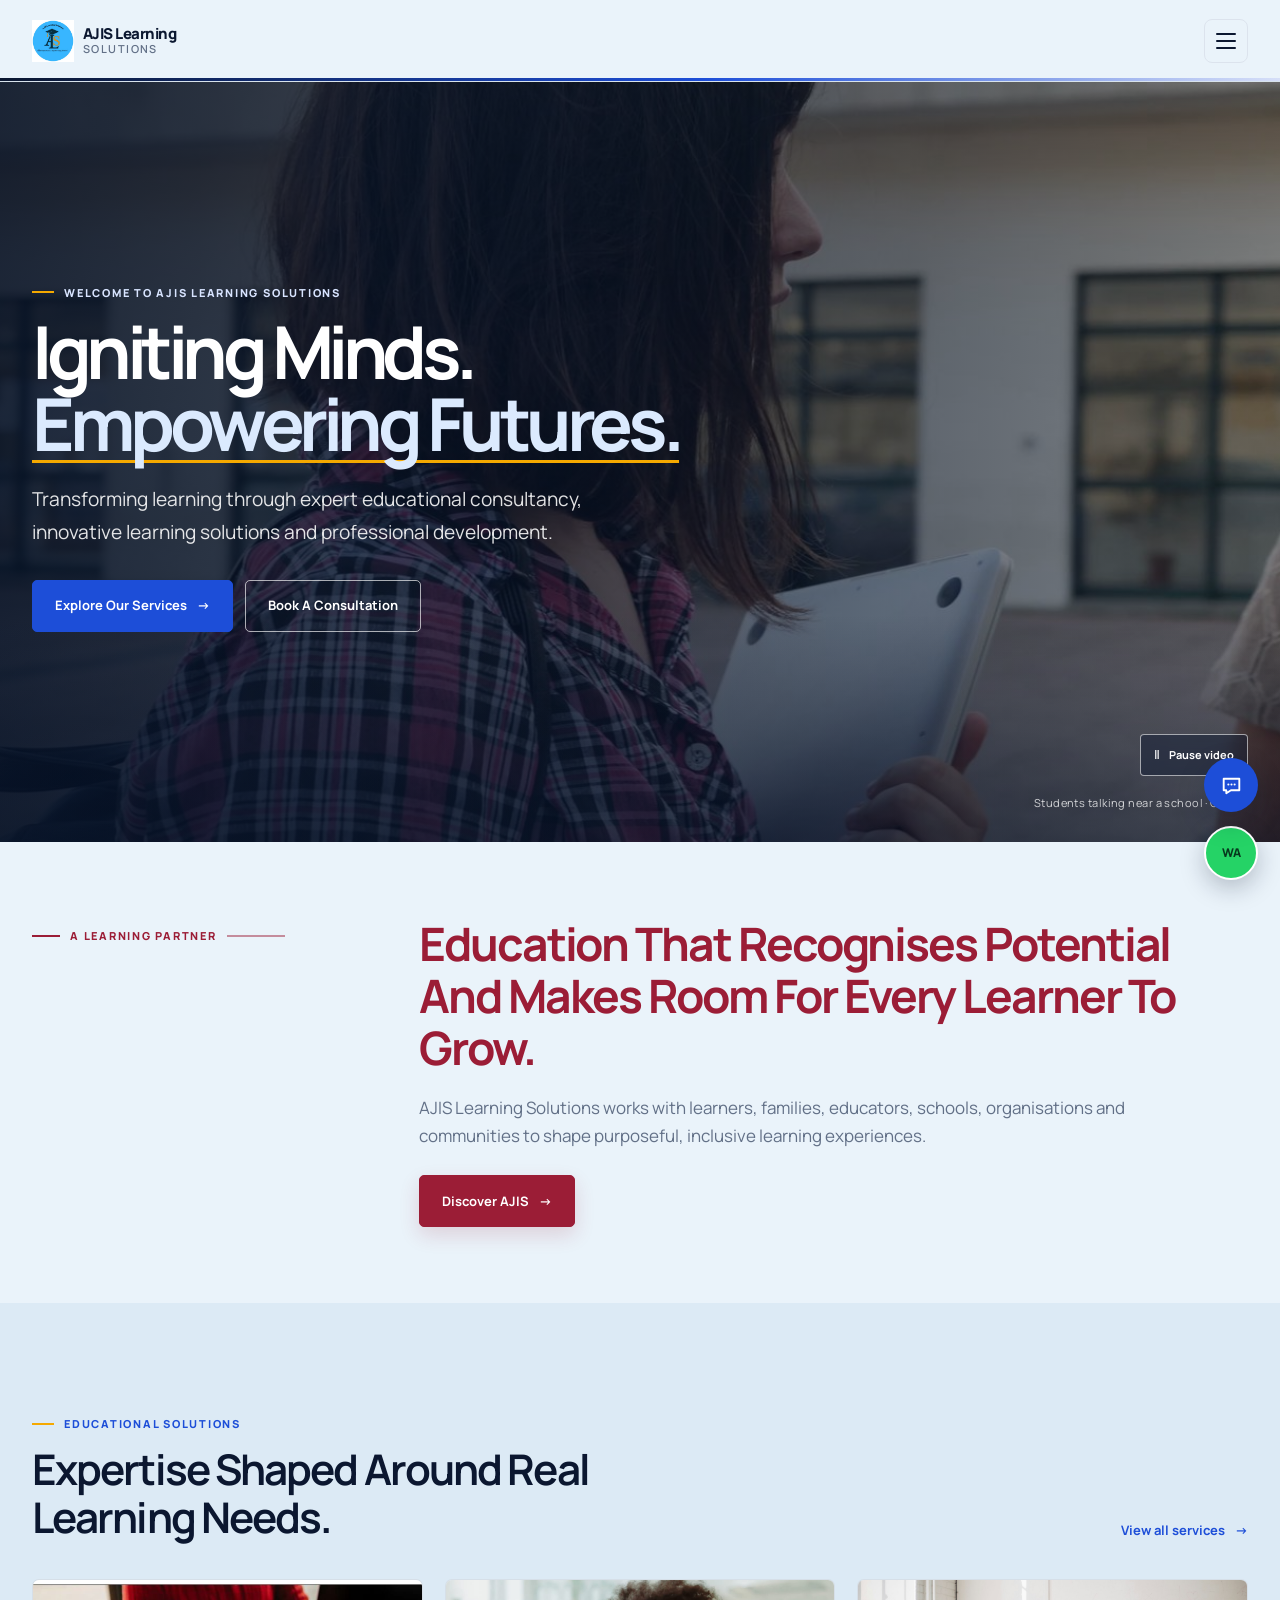
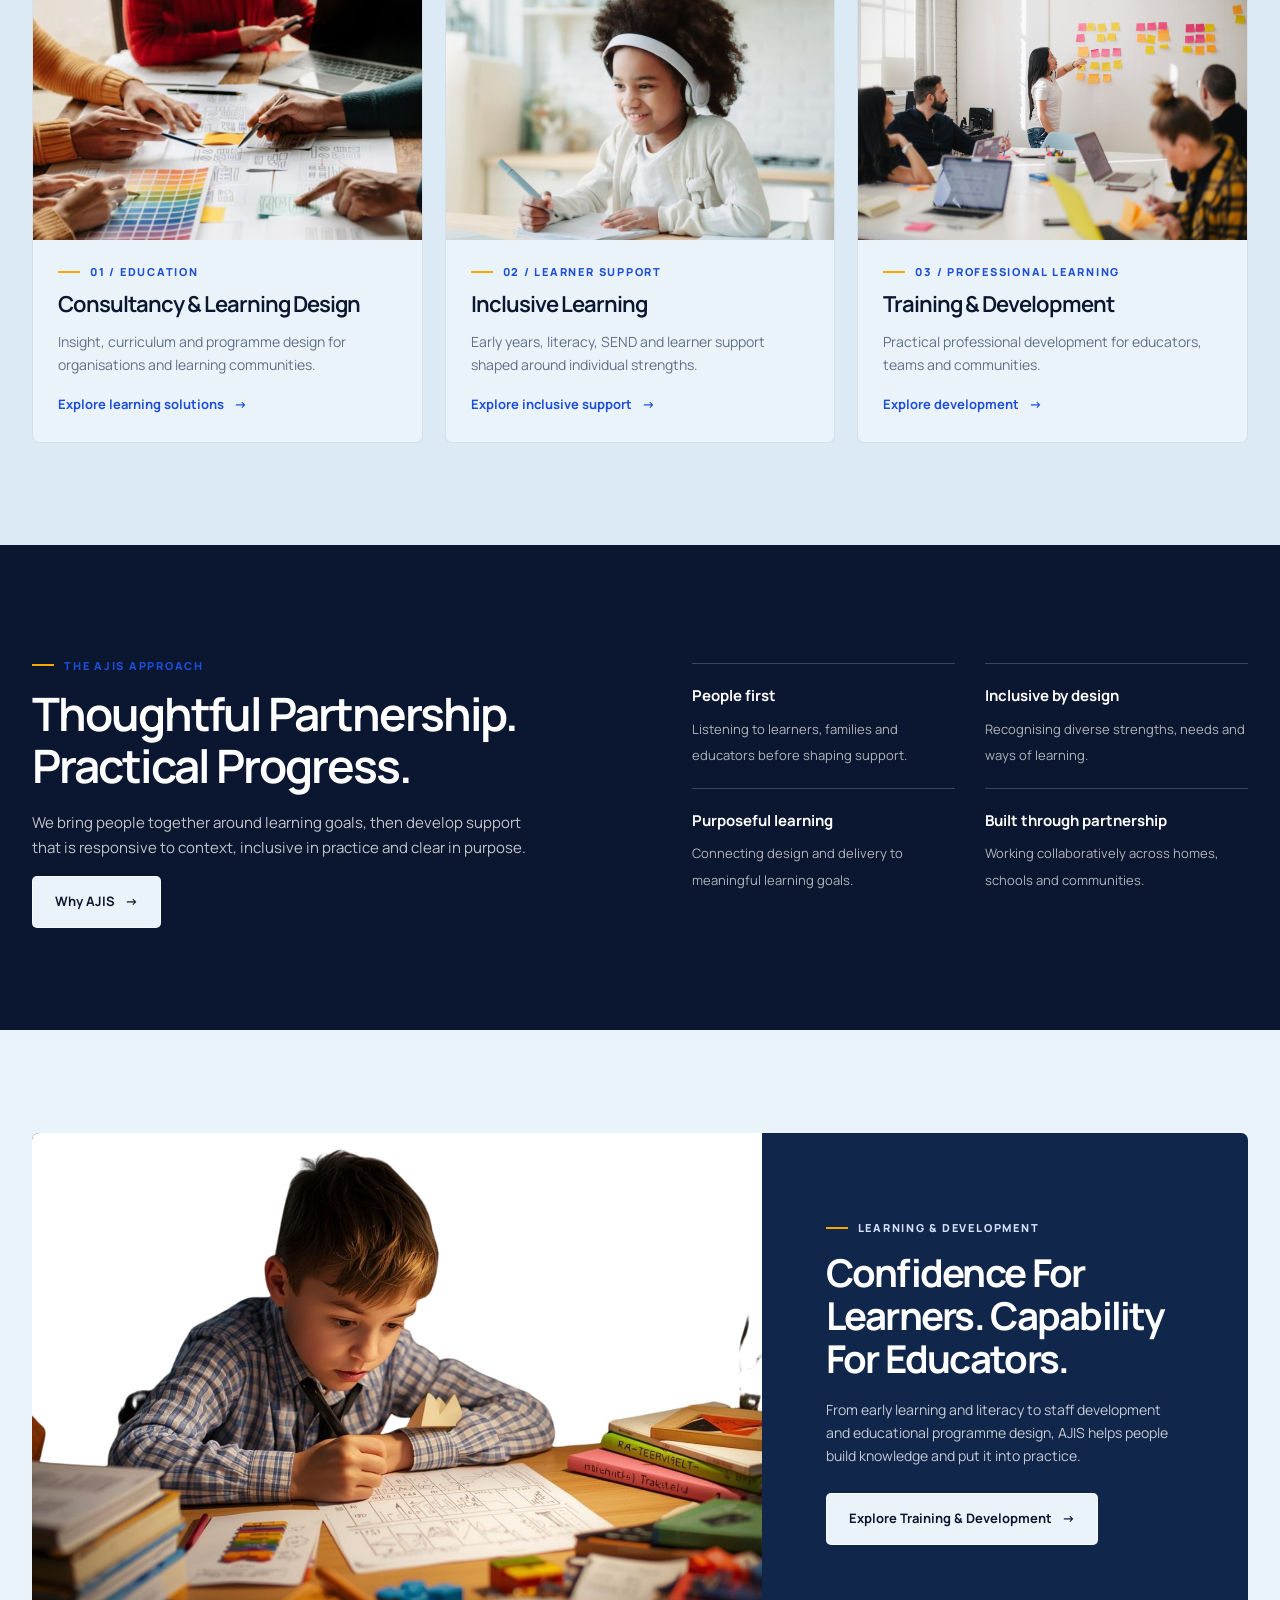
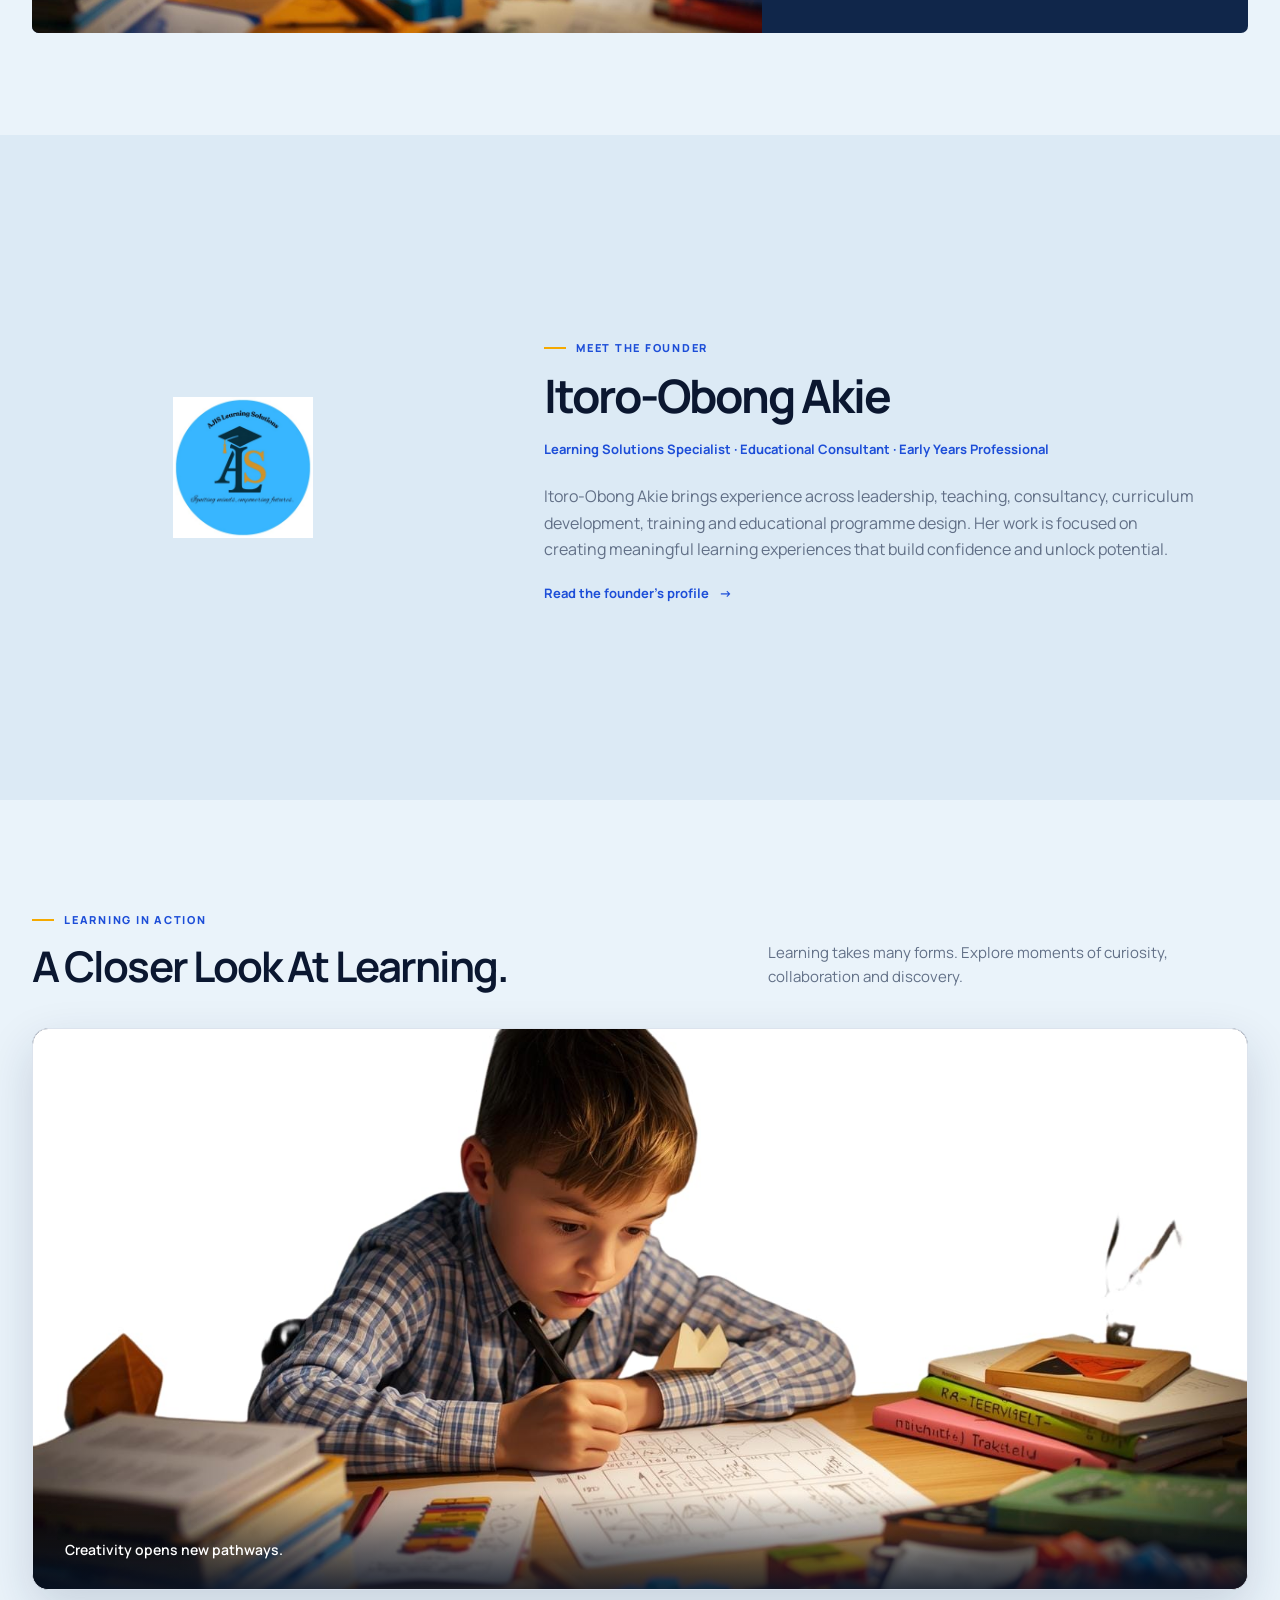
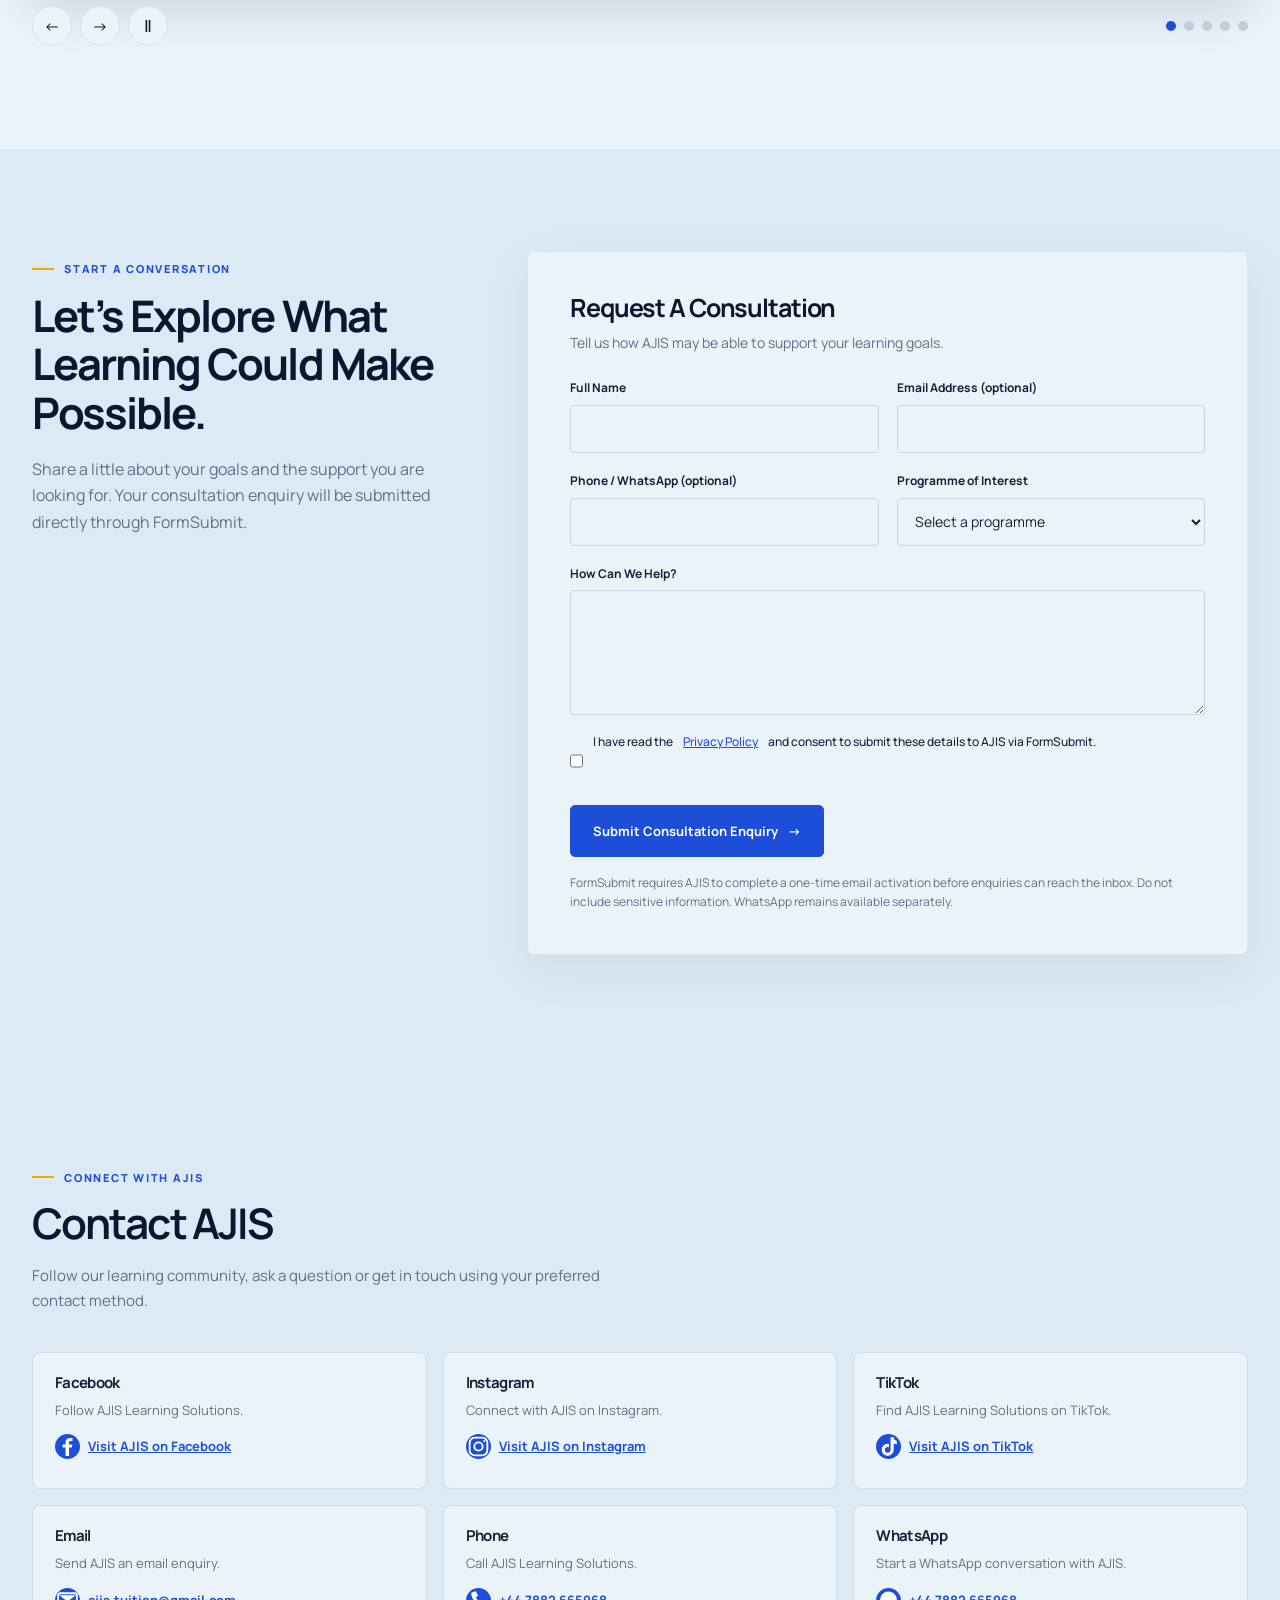
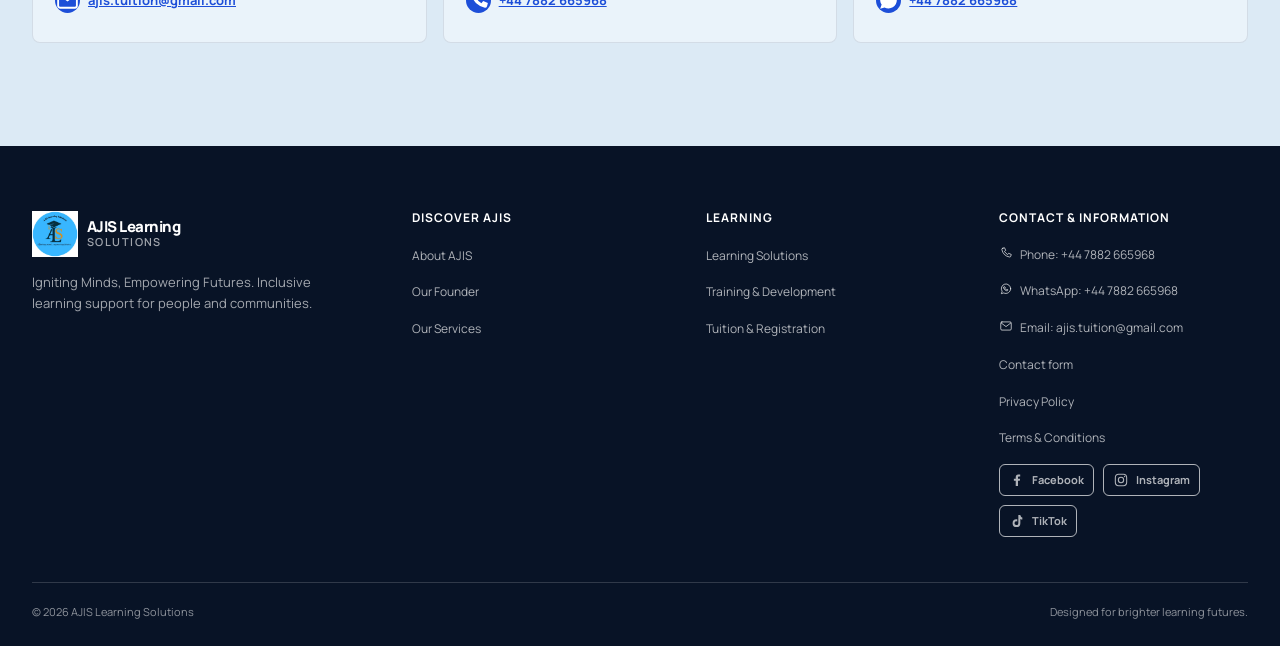
<file: index.html>
<!doctype html>
<html lang="en-GB">
  <head>
    <meta charset="utf-8" />
    <meta name="viewport" content="width=device-width, initial-scale=1" />
    <meta name="description" content="AJIS Learning Solutions transforms learning through educational consultancy, learning design, inclusive learner support and professional development." />
    <meta name="theme-color" content="#0b1730" />
    <title>AJIS Learning Solutions | Igniting Minds, Empowering Futures</title>
    <link rel="preconnect" href="https://fonts.googleapis.com" />
    <link rel="preconnect" href="https://fonts.gstatic.com" crossorigin />
    <link rel="icon" type="image/jpeg" data-image-key="otherWebsiteImages.logo" />
    <link rel="preload" as="image" data-image-key="home.heroPoster" />
    <link rel="stylesheet" href="styles.css?v=contact-section-20261112-2" />
    <script src="assets/js/image-config.js?v=contact-integration-1" defer></script>
    <script src="script.js?v=faq-assistant-20261112-2" defer></script>
  </head>
  <body class="home-page">
    <a class="skip-link" href="#main-content">Skip to content</a>
    <header class="site-header">
      <div class="container navbar">
        <button class="nav-toggle" type="button" aria-label="Open navigation menu" aria-expanded="false">
          <span class="nav-toggle__icon" aria-hidden="true"><span></span><span></span><span></span></span>
        </button>
        <a class="brand" href="index.html" aria-label="AJIS Learning Solutions home">
          <img class="brand-logo" data-image-key="otherWebsiteImages.logo" alt="AJIS Learning Solutions logo" />
          <span class="brand-name"><strong>AJIS Learning</strong><span>Solutions</span></span>
        </a>
        <nav class="main-nav" aria-label="Main navigation" hidden>
          <a href="index.html">Home</a>
          <a href="about.html">About Us</a>
          <a href="services.html">Our Services</a>
          <a href="learning-solutions.html">Learning Solutions</a>
          <a href="training-development.html">Training</a>
          <a href="founder.html">Founder</a>
          <a href="contact.html">Contact</a>
          <a href="tuition-registration.html">Tuition &amp; Registration</a>
          <a class="nav-cta" href="#consultation">Book a Consultation</a>
        </nav>
      </div>
    </header>

    <main id="main-content">
      <section class="hero-video" aria-labelledby="home-title">
        <video class="hero-video__media hero-video__media--primary is-visible" autoplay loop muted playsinline preload="none" data-image-key="home.heroPoster" data-caption="Students talking near a school · Coverr" aria-hidden="true">
          <source data-src="assets/videos/homepage/hero-background.mp4" type="video/mp4" />
        </video>
        <video class="hero-video__media hero-video__media--standby" loop muted playsinline preload="none" data-image-key="home.studentsLaptopsPoster" aria-hidden="true">
          <source type="video/mp4" />
        </video>
        <div class="hero-video__content">
          <div class="hero-video__copy">
            <span class="eyebrow">Welcome to AJIS Learning Solutions</span>
            <h1 id="home-title">Igniting Minds.<br /><span class="heading-accent">Empowering Futures.</span></h1>
            <p>Transforming learning through expert educational consultancy, innovative learning solutions and professional development.</p>
            <div class="hero-video__actions">
              <a class="btn btn-primary" href="services.html">Explore Our Services <span aria-hidden="true">→</span></a>
              <a class="btn btn-outline-light" href="#consultation">Book A Consultation</a>
            </div>
          </div>
        </div>
        <button class="video-toggle" type="button" aria-label="Pause background video" aria-pressed="false">
          <span class="video-toggle__icon" aria-hidden="true">Ⅱ</span>
          <span class="video-toggle__label">Pause video</span>
        </button>
        <span class="hero-video__note" data-video-caption>Students talking near a school · Coverr</span>
      </section>

      <section class="section section--compact section--animated-intro">
        <div class="container intro-section reveal">
          <div><span class="eyebrow">A learning partner</span></div>
          <div class="intro-section__body">
            <h2>Education That Recognises Potential And Makes Room For Every Learner To Grow.</h2>
            <p>AJIS Learning Solutions works with learners, families, educators, schools, organisations and communities to shape purposeful, inclusive learning experiences.</p>
            <a class="btn intro-section__cta" href="about.html">Discover AJIS <span aria-hidden="true">→</span></a>
          </div>
        </div>
      </section>

      <section class="section section--mist">
        <div class="container">
          <div class="section-heading reveal">
            <div class="section-heading__copy">
              <span class="eyebrow">Educational solutions</span>
              <h2>Expertise Shaped Around Real Learning Needs.</h2>
            </div>
            <a class="text-link" href="services.html">View all services <span aria-hidden="true">→</span></a>
          </div>
          <div class="photo-grid">
            <article class="photo-card reveal">
              <div class="photo-card__image"><img src="assets/images/website-updates/WhatsApp Image 2026-11-07 at 11.13.24 PM.jpeg" data-image-key="home.educationalSolutions" alt="Hands working together on a planning sheet and colour samples" loading="lazy" /></div>
              <div class="photo-card__body">
                <span class="eyebrow">01 / Education</span>
                <h3>Consultancy &amp; Learning Design</h3>
                <p>Insight, curriculum and programme design for organisations and learning communities.</p>
                <a class="text-link" href="learning-solutions.html">Explore learning solutions <span aria-hidden="true">→</span></a>
              </div>
            </article>
            <article class="photo-card reveal">
              <div class="photo-card__image"><img src="assets/images/website-updates/WhatsApp Image 2026-11-07 at 11.31.12 PM.jpeg" data-image-key="home.inclusiveLearning" alt="Young learner wearing headphones while writing at a desk" loading="lazy" /></div>
              <div class="photo-card__body">
                <span class="eyebrow">02 / Learner support</span>
                <h3>Inclusive Learning</h3>
                <p>Early years, literacy, SEND and learner support shaped around individual strengths.</p>
                <a class="text-link" href="learning-solutions.html#inclusive-learning">Explore inclusive support <span aria-hidden="true">→</span></a>
              </div>
            </article>
            <article class="photo-card reveal">
              <div class="photo-card__image"><img src="assets/images/website-updates/education-workshop-unsplash.jpg" data-image-key="home.professionalLearning" alt="Facilitator pointing to notes during a group workshop" loading="lazy" /></div>
              <div class="photo-card__body">
                <span class="eyebrow">03 / Professional learning</span>
                <h3>Training &amp; Development</h3>
                <p>Practical professional development for educators, teams and communities.</p>
                <a class="text-link" href="training-development.html">Explore development <span aria-hidden="true">→</span></a>
              </div>
            </article>
          </div>
        </div>
      </section>

      <section class="section section--navy">
        <div class="container why-band reveal">
          <div class="why-band__copy">
            <span class="eyebrow">The AJIS approach</span>
            <h2>Thoughtful Partnership. Practical Progress.</h2>
            <p>We bring people together around learning goals, then develop support that is responsive to context, inclusive in practice and clear in purpose.</p>
            <a class="btn btn-light" href="about.html">Why AJIS <span aria-hidden="true">→</span></a>
          </div>
          <div class="why-points">
            <div class="why-point"><strong>People first</strong><span>Listening to learners, families and educators before shaping support.</span></div>
            <div class="why-point"><strong>Inclusive by design</strong><span>Recognising diverse strengths, needs and ways of learning.</span></div>
            <div class="why-point"><strong>Purposeful learning</strong><span>Connecting design and delivery to meaningful learning goals.</span></div>
            <div class="why-point"><strong>Built through partnership</strong><span>Working collaboratively across homes, schools and communities.</span></div>
          </div>
        </div>
      </section>

      <section class="section">
        <div class="container feature-row reveal">
          <div class="feature-row__image"><img src="assets/images/website-updates/WhatsApp Image 2026-11-07 at 11.32.54 PM.jpeg" data-image-key="home.learningDevelopment" alt="Child drawing at a desk with books and learning materials" loading="lazy" /></div>
          <div class="feature-row__copy">
            <span class="eyebrow">Learning &amp; development</span>
            <h2>Confidence For Learners. Capability For Educators.</h2>
            <p>From early learning and literacy to staff development and educational programme design, AJIS helps people build knowledge and put it into practice.</p>
            <a class="btn btn-light" href="training-development.html">Explore Training &amp; Development <span aria-hidden="true">→</span></a>
          </div>
        </div>
      </section>

      <section class="section section--mist">
        <div class="container founder-preview reveal">
          <div class="founder-placeholder founder-image-slot founder-logo-slot">
            <img class="founder-preview-logo" data-image-key="otherWebsiteImages.logo" alt="AJIS Learning Solutions logo" loading="lazy" />
          </div>
          <div>
            <span class="eyebrow">Meet the founder</span>
            <h2>Itoro-Obong Akie</h2>
            <p class="founder-role">Learning Solutions Specialist · Educational Consultant · Early Years Professional</p>
            <p>Itoro-Obong Akie brings experience across leadership, teaching, consultancy, curriculum development, training and educational programme design. Her work is focused on creating meaningful learning experiences that build confidence and unlock potential.</p>
            <a class="text-link" href="founder.html">Read the founder’s profile <span aria-hidden="true">→</span></a>
          </div>
        </div>
      </section>

      <section class="section" aria-labelledby="gallery-title">
        <div class="container">
          <div class="section-heading reveal">
            <div class="section-heading__copy">
              <span class="eyebrow">Learning in action</span>
              <h2 id="gallery-title">A Closer Look At Learning.</h2>
            </div>
            <p>Learning takes many forms. Explore moments of curiosity, collaboration and discovery.</p>
          </div>
          <div class="carousel reveal" role="region" aria-label="AJIS learning photo gallery" aria-roledescription="carousel" tabindex="0">
            <div class="carousel__viewport" aria-live="off">
              <figure class="carousel__slide is-active" aria-label="1 of 5">
                <img src="assets/images/website-updates/WhatsApp Image 2026-11-07 at 11.32.54 PM.jpeg" data-image-key="home.studentOne" alt="Child drawing at a desk with books and learning materials" loading="lazy" />
                <figcaption class="carousel__caption">Creativity opens new pathways.</figcaption>
              </figure>
              <figure class="carousel__slide" aria-label="2 of 5" aria-hidden="true">
                <img src="assets/images/website-updates/WhatsApp Image 2026-11-07 at 11.31.12 PM.jpeg" data-image-key="home.studentTwo" alt="Young learner wearing headphones while writing at a desk" loading="lazy" />
                <figcaption class="carousel__caption">A learner focuses on a written task.</figcaption>
              </figure>
              <figure class="carousel__slide" aria-label="3 of 5" aria-hidden="true">
                <img src="assets/images/website-updates/WhatsApp Image 2026-11-07 at 11.31.39 PM.jpeg" data-image-key="learningSolutions.literacyLearning" alt="Learner writing in a notebook at a desk" loading="lazy" />
                <figcaption class="carousel__caption">A learner writes in a notebook.</figcaption>
              </figure>
              <figure class="carousel__slide" aria-label="4 of 5" aria-hidden="true">
                <img src="assets/images/website-updates/WhatsApp Image 2026-11-07 at 11.32.26 PM.jpeg" data-image-key="tuitionRegistration.tuitionSupport" alt="Learner using a laptop beside a notebook" loading="lazy" />
                <figcaption class="carousel__caption">A learner works with a laptop and notebook.</figcaption>
              </figure>
              <figure class="carousel__slide" aria-label="5 of 5" aria-hidden="true">
                <img src="assets/images/website-updates/WhatsApp Image 2026-11-07 at 11.13.24 PM.jpeg" data-image-key="gallery.learningFour" alt="Hands working together on a planning sheet and colour samples" loading="lazy" />
                <figcaption class="carousel__caption">Hands working together on a planning sheet.</figcaption>
              </figure>
            </div>
            <div class="carousel__controls">
              <div class="carousel__buttons">
                <button class="carousel__button" type="button" data-carousel-prev aria-label="Previous image">←</button>
                <button class="carousel__button" type="button" data-carousel-next aria-label="Next image">→</button>
                <button class="carousel__button" type="button" data-carousel-pause aria-label="Pause gallery slideshow" aria-pressed="false">Ⅱ</button>
              </div>
              <div class="carousel__dots" role="group" aria-label="Choose a gallery image">
                <button class="carousel__dot" type="button" aria-label="Show image 1" aria-current="true"></button>
                <button class="carousel__dot" type="button" aria-label="Show image 2" aria-current="false"></button>
                <button class="carousel__dot" type="button" aria-label="Show image 3" aria-current="false"></button>
                <button class="carousel__dot" type="button" aria-label="Show image 4" aria-current="false"></button>
                <button class="carousel__dot" type="button" aria-label="Show image 5" aria-current="false"></button>
              </div>
            </div>
          </div>
        </div>
      </section>

      <section class="consultation-section" id="consultation">
        <div class="container consultation-layout">
          <div class="consultation-intro reveal">
            <span class="eyebrow">Start a conversation</span>
            <h2>Let’s Explore What Learning Could Make Possible.</h2>
            <p>Share a little about your goals and the support you are looking for. Your consultation enquiry will be submitted directly through FormSubmit.</p>
          </div>
          <div class="form-card reveal">
            <h2>Request A Consultation</h2>
            <p class="form-card__intro">Tell us how AJIS may be able to support your learning goals.</p>
            <form action="https://formsubmit.co/ajax/ajis.tuition@gmail.com" method="POST" data-enquiry-form>
              <input type="hidden" name="_subject" value="AJIS LEARNING SOLUTIONS — NEW ENQUIRY" />
              <input type="hidden" name="_template" value="table" />
              <input type="hidden" name="enquiry-category" value="Consultation" />
              <input type="hidden" name="submission-date" value="" />
              <div class="form-honeypot" aria-hidden="true"><label for="consult-website">Leave this field empty<input id="consult-website" name="_honey" type="text" tabindex="-1" autocomplete="off" /></label></div>
              <div class="form-grid">
                <div class="field"><label for="consult-name">Full Name</label><input id="consult-name" name="name" type="text" autocomplete="name" required /></div>
                <div class="field"><label for="consult-email">Email Address (optional)</label><input id="consult-email" name="email" type="email" autocomplete="email" /></div>
                <div class="field"><label for="consult-phone">Phone / WhatsApp (optional)</label><input id="consult-phone" name="phone" type="tel" autocomplete="tel" /></div>
                <div class="field"><label for="consult-interest">Programme of Interest</label><select id="consult-interest" name="programme-of-interest" required><option value="">Select a programme</option><option>Educational Consultancy</option><option>Curriculum Development</option><option>Early Years Education</option><option>Literacy Development</option><option>SEND and Inclusive Education</option><option>Staff Training</option><option>Learner Support</option><option>Parent and Community Learning</option><option>Other</option></select></div>
                <div class="field field--full"><label for="consult-message">How Can We Help?</label><textarea id="consult-message" name="message" rows="4" required></textarea></div>
                <div class="field field--full field--consent"><label for="consult-consent"><input id="consult-consent" name="consent" type="checkbox" value="Yes" required />I have read the <a href="privacy.html">Privacy Policy</a> and consent to submit these details to AJIS via FormSubmit.</label></div>
              </div>
              <div class="form-actions"><button class="btn btn-primary" type="submit">Submit Consultation Enquiry <span aria-hidden="true">→</span></button></div>
              <p class="form-note">FormSubmit requires AJIS to complete a one-time email activation before enquiries can reach the inbox. Do not include sensitive information. WhatsApp remains available separately.</p>
              <p class="form-feedback" role="alert" aria-live="polite" tabindex="-1" hidden></p>
            </form>
          </div>
        </div>
      </section>

      <section class="section section--mist homepage-contact" aria-labelledby="homepage-contact-title">
        <div class="container">
          <div class="section-heading section-heading--stacked reveal">
            <span class="eyebrow">Connect with AJIS</span>
            <h2 id="homepage-contact-title">Contact AJIS</h2>
            <p>Follow our learning community, ask a question or get in touch using your preferred contact method.</p>
          </div>
          <div class="contact-channel-grid homepage-contact-grid">
            <article class="contact-channel-card"><h3>Facebook</h3><p>Follow AJIS Learning Solutions.</p><a class="contact-channel-social-link" href="https://www.facebook.com/share/19p7oLeNVm/" target="_blank" rel="noopener noreferrer" aria-label="Visit AJIS on Facebook"><svg class="contact-channel-social-icon" viewBox="0 0 24 24" aria-hidden="true" focusable="false"><path d="M13.5 21v-8h2.7l.4-3h-3.1V8.1c0-.9.3-1.5 1.6-1.5h1.7V3.9c-.3 0-1.3-.1-2.5-.1-2.5 0-4.2 1.5-4.2 4.3V10H7.3v3h2.8v8z" /></svg>Visit AJIS on Facebook</a></article>
            <article class="contact-channel-card"><h3>Instagram</h3><p>Connect with AJIS on Instagram.</p><a class="contact-channel-social-link" href="https://www.instagram.com/ajislearning?dlrf=MThrcDd4b3h5OTBqbg==" target="_blank" rel="noopener noreferrer" aria-label="Visit AJIS on Instagram"><svg class="contact-channel-social-icon" viewBox="0 0 24 24" aria-hidden="true" focusable="false"><rect x="3.5" y="3.5" width="17" height="17" rx="5" /><circle cx="12" cy="12" r="4" /><circle class="contact-channel-social-dot" cx="17.5" cy="6.8" r="1" /></svg>Visit AJIS on Instagram</a></article>
            <article class="contact-channel-card"><h3>TikTok</h3><p>Find AJIS Learning Solutions on TikTok.</p><a class="contact-channel-social-link" href="https://www.tiktok.com/@ajislearning?_r=1&amp;_t=ZN-9B9m23d1sqU" target="_blank" rel="noopener noreferrer" aria-label="Visit AJIS on TikTok"><svg class="contact-channel-social-icon" viewBox="0 0 24 24" aria-hidden="true" focusable="false"><path d="M14 3h3c.2 1.8 1.2 3.2 3 3.8v3.1a9 9 0 0 1-3-.9v6.2a5.8 5.8 0 1 1-5.8-5.8c.4 0 .8 0 1.2.1v3.2a2.8 2.8 0 1 0 1.6 2.5z" /></svg>Visit AJIS on TikTok</a></article>
            <article class="contact-channel-card"><h3>Email</h3><p>Send AJIS an email enquiry.</p><a class="contact-channel-social-link" href="mailto:ajis.tuition@gmail.com?subject=Enquiry%20%E2%80%94%20AJIS%20Learning%20Solutions"><svg class="contact-channel-social-icon" viewBox="0 0 24 24" aria-hidden="true" focusable="false"><rect x="3" y="5" width="18" height="14" rx="2" /><path d="m4 7 8 6 8-6" /></svg>ajis.tuition@gmail.com</a></article>
            <article class="contact-channel-card"><h3>Phone</h3><p>Call AJIS Learning Solutions.</p><a class="contact-channel-social-link" href="tel:+447882665968"><svg class="contact-channel-social-icon" viewBox="0 0 24 24" aria-hidden="true" focusable="false"><path d="M6.6 3.8 9.5 3l2 4.5-2.1 1.7a15 15 0 0 0 5.4 5.4l1.7-2.1 4.5 2-.8 2.9a2 2 0 0 1-2.1 1.5A16.5 16.5 0 0 1 4.9 6a2 2 0 0 1 1.7-2.2Z" /></svg>+44 7882 665968</a></article>
            <article class="contact-channel-card"><h3>WhatsApp</h3><p>Start a WhatsApp conversation with AJIS.</p><a class="contact-channel-social-link" href="https://wa.me/447882665968" target="_blank" rel="noopener noreferrer"><svg class="contact-channel-social-icon" viewBox="0 0 24 24" aria-hidden="true" focusable="false"><path d="M20 11.7a8 8 0 0 1-11.8 7L4 20l1.4-4.1A8 8 0 1 1 20 11.7Z" /><path d="M9 8.5c.3-.6.7-.5 1-.1l.8 1.2c.2.3.1.6-.2.9l-.5.5c.5 1 1.3 1.8 2.4 2.3l.5-.6c.2-.3.5-.3.8-.2l1.3.6c.4.2.5.6.2 1-.5.8-1.3 1.1-2.2.9-2.7-.6-4.8-2.7-5.4-5.2-.2-.6.3-1.1.6-1.3Z" /></svg>+44 7882 665968</a></article>
          </div>
        </div>
      </section>
    </main>

    <footer class="site-footer">
      <div class="container">
        <div class="footer-main">
          <div><a class="brand footer-brand" href="index.html"><img class="brand-logo" data-image-key="otherWebsiteImages.logo" alt="AJIS Learning Solutions logo" /><span class="brand-name"><strong>AJIS Learning</strong><span>Solutions</span></span></a><p class="footer-about">Igniting Minds, Empowering Futures. Inclusive learning support for people and communities.</p></div>
          <div class="footer-column"><h2>Discover AJIS</h2><ul><li><a href="about.html">About AJIS</a></li><li><a href="founder.html">Our Founder</a></li><li><a href="services.html">Our Services</a></li></ul></div>
          <div class="footer-column"><h2>Learning</h2><ul><li><a href="learning-solutions.html">Learning Solutions</a></li><li><a href="training-development.html">Training &amp; Development</a></li><li><a href="tuition-registration.html">Tuition &amp; Registration</a></li></ul></div>
          <div class="footer-column"><h2>Contact &amp; Information</h2><ul><li><a class="footer-contact-link" href="tel:+447882665968"><svg class="footer-contact-icon" viewBox="0 0 24 24" aria-hidden="true" focusable="false"><path d="M6.6 3.8 9.5 3l2 4.5-2.1 1.7a15 15 0 0 0 5.4 5.4l1.7-2.1 4.5 2-.8 2.9a2 2 0 0 1-2.1 1.5A16.5 16.5 0 0 1 4.9 6a2 2 0 0 1 1.7-2.2Z" /></svg>Phone: +44 7882 665968</a></li><li><a class="footer-contact-link" href="https://wa.me/447882665968" target="_blank" rel="noopener noreferrer"><svg class="footer-contact-icon" viewBox="0 0 24 24" aria-hidden="true" focusable="false"><path d="M20 11.7a8 8 0 0 1-11.8 7L4 20l1.4-4.1A8 8 0 1 1 20 11.7Z" /><path d="M9 8.5c.3-.6.7-.5 1-.1l.8 1.2c.2.3.1.6-.2.9l-.5.5c.5 1 1.3 1.8 2.4 2.3l.5-.6c.2-.3.5-.3.8-.2l1.3.6c.4.2.5.6.2 1-.5.8-1.3 1.1-2.2.9-2.7-.6-4.8-2.7-5.4-5.2-.2-.6.3-1.1.6-1.3Z" /></svg>WhatsApp: +44 7882 665968</a></li><li><a class="footer-contact-link" href="mailto:ajis.tuition@gmail.com?subject=Enquiry%20%E2%80%94%20AJIS%20Learning%20Solutions"><svg class="footer-contact-icon" viewBox="0 0 24 24" aria-hidden="true" focusable="false"><rect x="3" y="5" width="18" height="14" rx="2" /><path d="m4 7 8 6 8-6" /></svg>Email: ajis.tuition@gmail.com</a></li><li><a href="contact.html">Contact form</a></li><li><a href="privacy.html">Privacy Policy</a></li><li><a href="terms.html">Terms &amp; Conditions</a></li></ul><nav class="footer-social-links" aria-label="AJIS social media"><a href="https://www.facebook.com/share/19p7oLeNVm/" target="_blank" rel="noopener noreferrer" aria-label="AJIS on Facebook" title="Visit AJIS on Facebook"><svg class="social-brand-icon social-brand-icon--facebook" viewBox="0 0 24 24" aria-hidden="true" focusable="false"><path d="M13.5 21v-8h2.7l.4-3h-3.1V8.1c0-.9.3-1.5 1.6-1.5h1.7V3.9c-.3 0-1.3-.1-2.5-.1-2.5 0-4.2 1.5-4.2 4.3V10H7.3v3h2.8v8z" /></svg><span>Facebook</span></a><a href="https://www.instagram.com/ajislearning?dlrf=MThrcDd4b3h5OTBqbg==" target="_blank" rel="noopener noreferrer" aria-label="AJIS on Instagram" title="Visit AJIS on Instagram"><svg class="social-brand-icon social-brand-icon--instagram" viewBox="0 0 24 24" aria-hidden="true" focusable="false"><rect x="3.5" y="3.5" width="17" height="17" rx="5" /><circle cx="12" cy="12" r="4" /><circle class="social-brand-icon__dot" cx="17.5" cy="6.8" r="1" /></svg><span>Instagram</span></a><a href="https://www.tiktok.com/@ajislearning?_r=1&amp;_t=ZN-9B9m23d1sqU" target="_blank" rel="noopener noreferrer" aria-label="AJIS on TikTok" title="Visit AJIS on TikTok"><svg class="social-brand-icon social-brand-icon--tiktok" viewBox="0 0 24 24" aria-hidden="true" focusable="false"><path d="M14 3h3c.2 1.8 1.2 3.2 3 3.8v3.1a9 9 0 0 1-3-.9v6.2a5.8 5.8 0 1 1-5.8-5.8c.4 0 .8 0 1.2.1v3.2a2.8 2.8 0 1 0 1.6 2.5z" /></svg><span>TikTok</span></a></nav></div>
        </div>
        <div class="footer-bottom"><p>© <span data-current-year></span> AJIS Learning Solutions</p><p>Designed for brighter learning futures.</p></div>
      </div>
    </footer>
  </body>
</html>
</file>
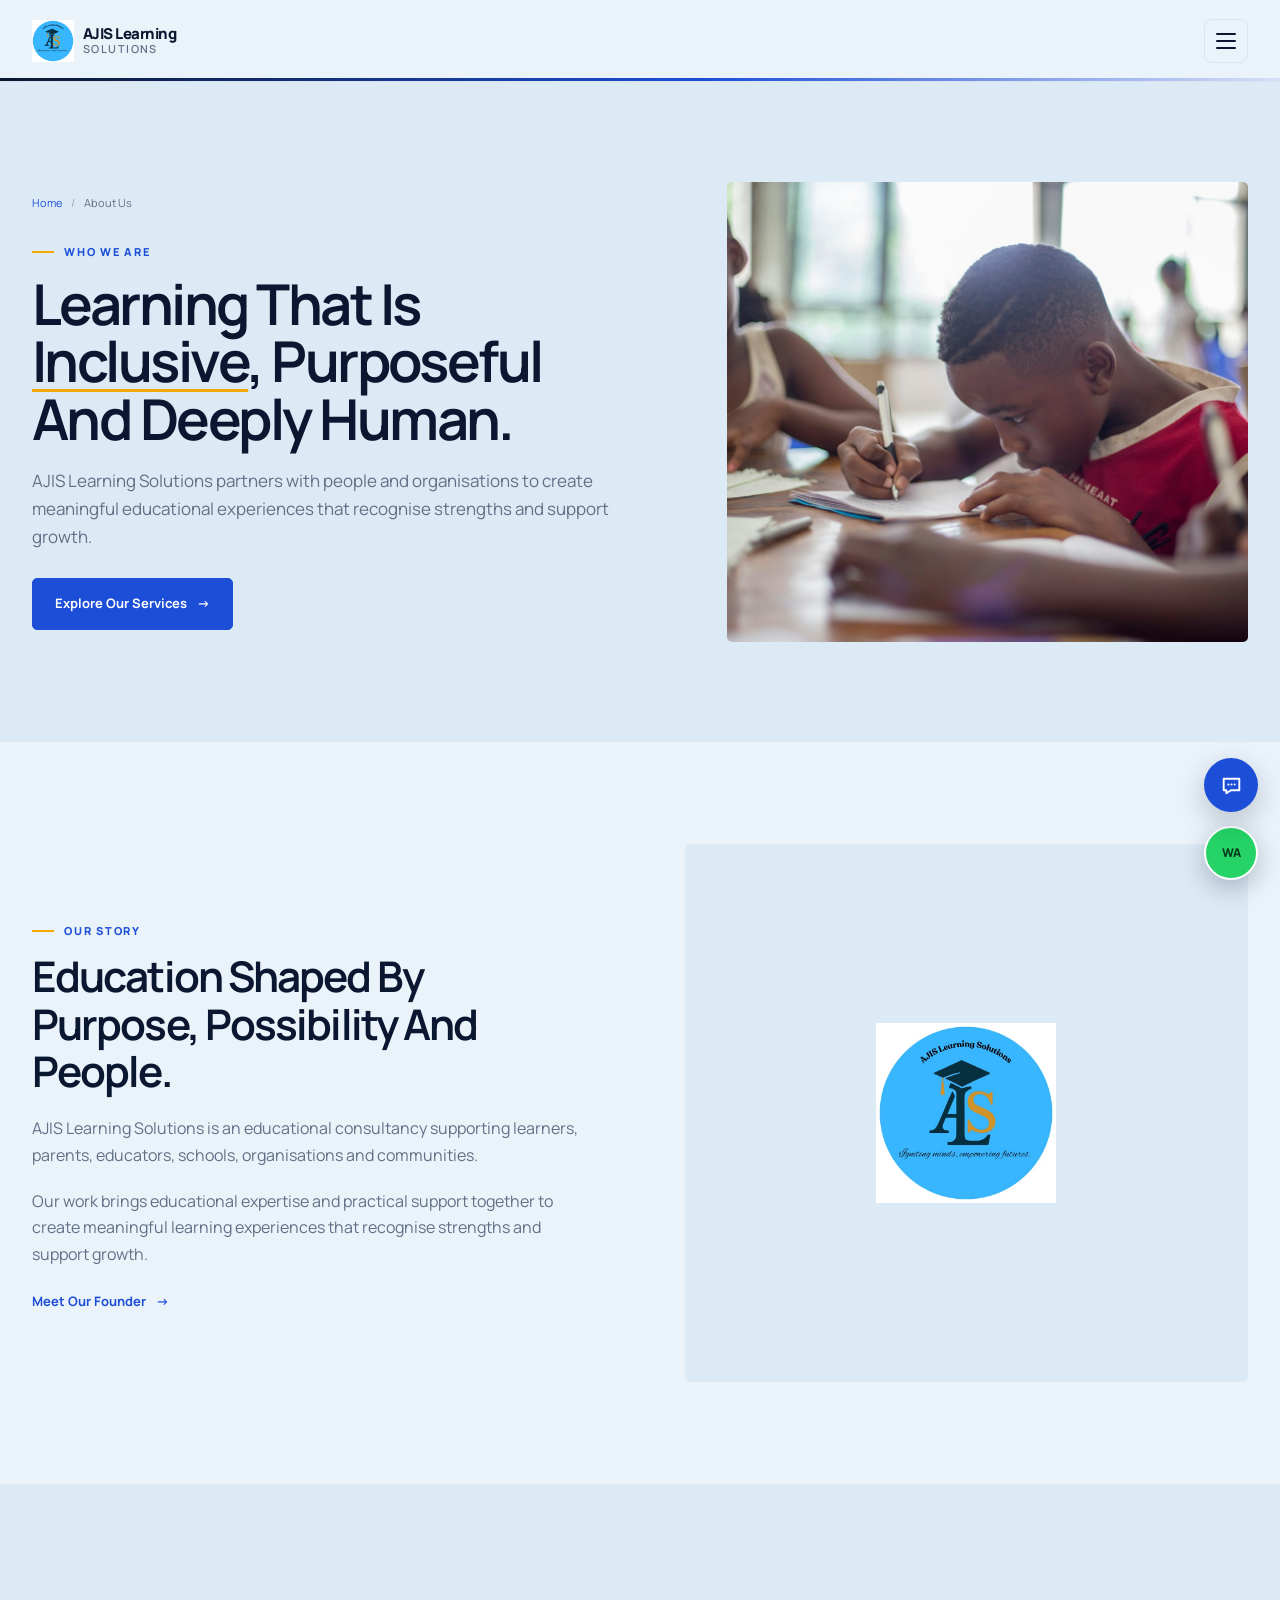
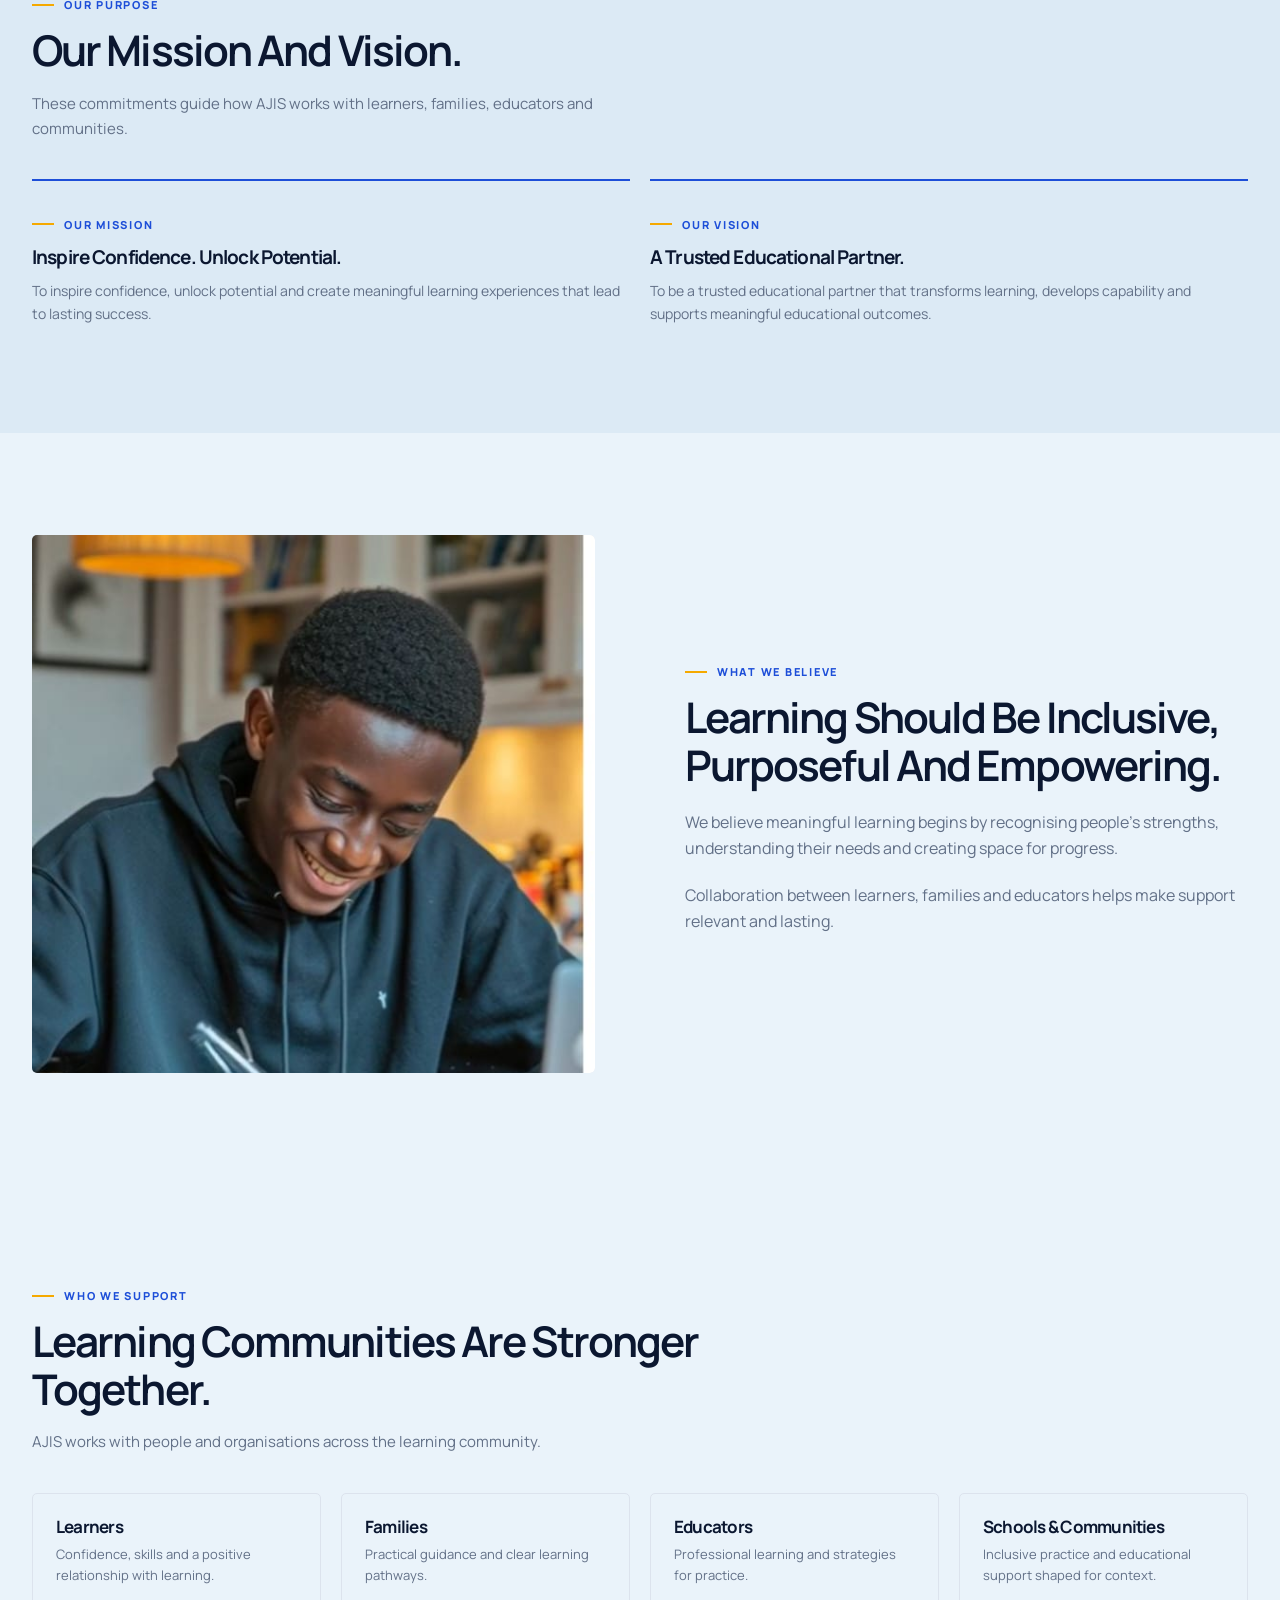
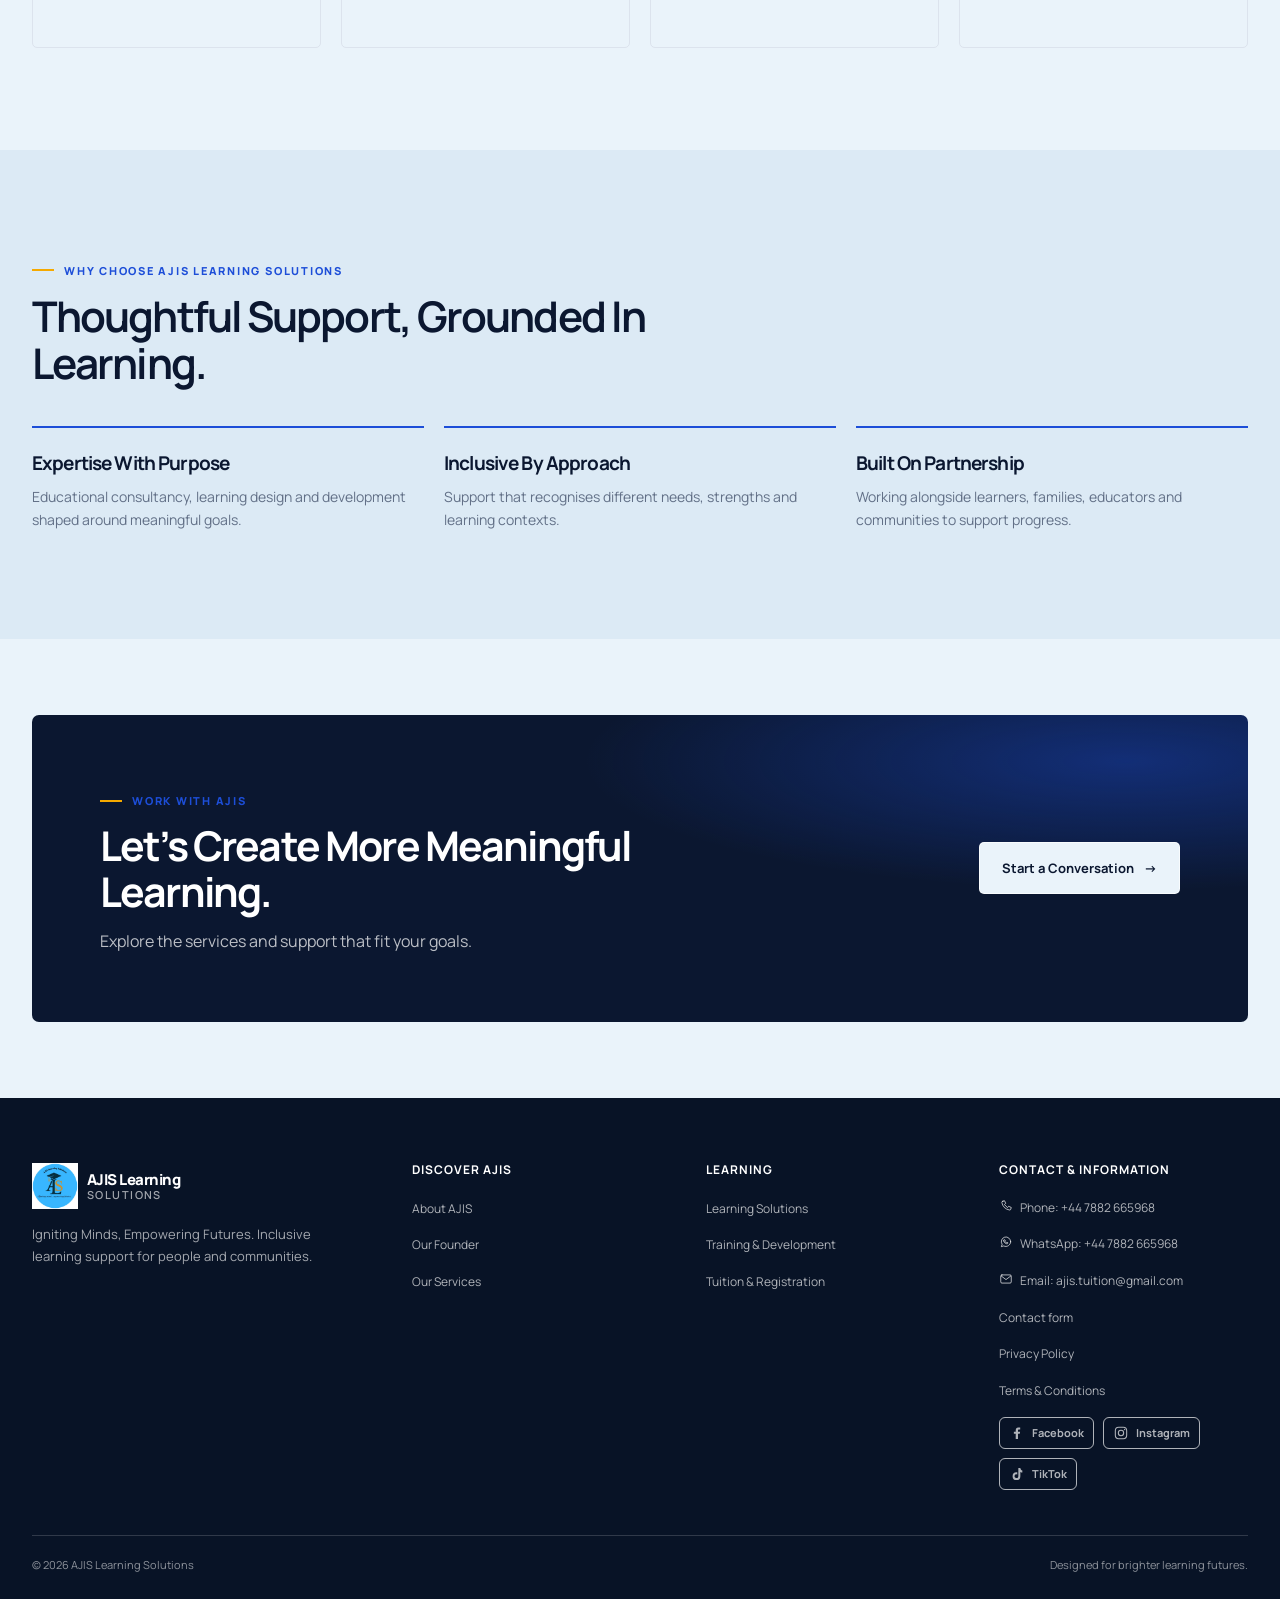
<file: about.html>
<!doctype html>
<html lang="en-GB">
  <head>
    <meta charset="utf-8" />
    <meta name="viewport" content="width=device-width, initial-scale=1" />
    <meta name="description" content="Learn about AJIS Learning Solutions, our mission, vision and inclusive approach to education." />
    <meta name="theme-color" content="#0b1730" />
    <title>About Us | AJIS Learning Solutions</title>
    <link rel="preconnect" href="https://fonts.googleapis.com" />
    <link rel="preconnect" href="https://fonts.gstatic.com" crossorigin />
    <link rel="icon" type="image/jpeg" data-image-key="otherWebsiteImages.logo" />
    <link rel="stylesheet" href="styles.css?v=contact-section-20261112-2" />
    <script src="assets/js/image-config.js?v=contact-integration-1" defer></script>
    <script src="script.js?v=faq-assistant-20261112-2" defer></script>
  </head>
  <body>
    <a class="skip-link" href="#main-content">Skip to content</a>
    <header class="site-header">
      <div class="container navbar">
        <button class="nav-toggle" type="button" aria-label="Open navigation menu" aria-expanded="false">
          <span class="nav-toggle__icon" aria-hidden="true"><span></span><span></span><span></span></span>
        </button>
        <a class="brand" href="index.html" aria-label="AJIS Learning Solutions home"><img class="brand-logo" data-image-key="otherWebsiteImages.logo" alt="AJIS Learning Solutions logo" /><span class="brand-name"><strong>AJIS Learning</strong><span>Solutions</span></span></a>
        <nav class="main-nav" aria-label="Main navigation" hidden>
          <a href="index.html">Home</a><a href="about.html">About Us</a><a href="services.html">Our Services</a><a href="learning-solutions.html">Learning Solutions</a><a href="training-development.html">Training</a><a href="founder.html">Founder</a><a href="contact.html">Contact</a><a href="tuition-registration.html">Tuition &amp; Registration</a><a class="nav-cta" href="index.html#consultation">Book a Consultation</a>
        </nav>
      </div>
    </header>
    <main id="main-content">
      <section class="page-hero">
        <div class="container page-hero__layout">
          <div class="page-hero__copy reveal">
            <nav class="breadcrumb" aria-label="Breadcrumb"><a href="index.html">Home</a><span aria-hidden="true">/</span><span aria-current="page">About Us</span></nav>
            <span class="eyebrow">Who We Are</span>
            <h1>Learning That Is <span class="heading-accent">Inclusive</span>, Purposeful And Deeply Human.</h1>
            <p>AJIS Learning Solutions partners with people and organisations to create meaningful educational experiences that recognise strengths and support growth.</p>
            <a class="btn btn-primary" href="services.html">Explore Our Services <span aria-hidden="true">→</span></a>
          </div>
          <div class="page-hero__image reveal"><img src="assets/images/website-updates/classroom-learning-unsplash.jpg" data-image-key="about.learningCommunity" alt="Two learners writing together at a shared table" fetchpriority="high" /></div>
        </div>
      </section>

      <section class="section">
        <div class="container split-layout reveal">
          <div class="split-copy">
            <span class="eyebrow">Our Story</span>
            <h2>Education Shaped By Purpose, Possibility And People.</h2>
            <p>AJIS Learning Solutions is an educational consultancy supporting learners, parents, educators, schools, organisations and communities.</p>
            <p>Our work brings educational expertise and practical support together to create meaningful learning experiences that recognise strengths and support growth.</p>
            <a class="text-link" href="founder.html">Meet Our Founder <span aria-hidden="true">→</span></a>
          </div>
          <div class="split-image founder-placeholder founder-image-slot founder-logo-slot">
            <img class="founder-preview-logo" data-image-key="otherWebsiteImages.logo" alt="AJIS Learning Solutions logo" loading="lazy" />
          </div>
        </div>
      </section>

      <section class="section section--mist">
        <div class="container">
          <div class="section-heading section-heading--stacked reveal"><span class="eyebrow">Our Purpose</span><h2>Our Mission And Vision.</h2><p>These commitments guide how AJIS works with learners, families, educators and communities.</p></div>
          <div class="values-grid values-grid--two">
            <article class="value-card reveal"><span class="eyebrow">Our Mission</span><h3>Inspire Confidence. Unlock Potential.</h3><p>To inspire confidence, unlock potential and create meaningful learning experiences that lead to lasting success.</p></article>
            <article class="value-card reveal"><span class="eyebrow">Our Vision</span><h3>A Trusted Educational Partner.</h3><p>To be a trusted educational partner that transforms learning, develops capability and supports meaningful educational outcomes.</p></article>
          </div>
        </div>
      </section>

      <section class="section">
        <div class="container split-layout split-layout--reverse reveal">
          <div class="split-copy">
            <span class="eyebrow">What We Believe</span>
            <h2>Learning Should Be Inclusive, Purposeful And Empowering.</h2>
            <p>We believe meaningful learning begins by recognising people’s strengths, understanding their needs and creating space for progress.</p>
            <p>Collaboration between learners, families and educators helps make support relevant and lasting.</p>
          </div>
          <div class="split-image"><img class="image-focus-upper" src="assets/images/website-updates/WhatsApp Image 2026-11-07 at 11.31.39 PM.jpeg" data-image-key="about.learningSupport" alt="Teen learner writing in a notebook at a desk" loading="lazy" /></div>
        </div>
      </section>

      <section class="section">
        <div class="container">
          <div class="section-heading section-heading--stacked reveal"><span class="eyebrow">Who We Support</span><h2>Learning Communities Are Stronger Together.</h2><p>AJIS works with people and organisations across the learning community.</p></div>
          <div class="audience-grid">
            <article class="audience-card reveal"><h3>Learners</h3><p>Confidence, skills and a positive relationship with learning.</p></article>
            <article class="audience-card reveal"><h3>Families</h3><p>Practical guidance and clear learning pathways.</p></article>
            <article class="audience-card reveal"><h3>Educators</h3><p>Professional learning and strategies for practice.</p></article>
            <article class="audience-card reveal"><h3>Schools &amp; Communities</h3><p>Inclusive practice and educational support shaped for context.</p></article>
          </div>
        </div>
      </section>

      <section class="section section--mist">
        <div class="container">
          <div class="section-heading section-heading--stacked reveal"><span class="eyebrow">Why Choose AJIS Learning Solutions</span><h2>Thoughtful Support, Grounded In Learning.</h2></div>
          <div class="values-grid">
            <article class="value-card reveal"><h3>Expertise With Purpose</h3><p>Educational consultancy, learning design and development shaped around meaningful goals.</p></article>
            <article class="value-card reveal"><h3>Inclusive By Approach</h3><p>Support that recognises different needs, strengths and learning contexts.</p></article>
            <article class="value-card reveal"><h3>Built On Partnership</h3><p>Working alongside learners, families, educators and communities to support progress.</p></article>
          </div>
        </div>
      </section>

      <section class="section section--compact">
        <div class="container cta-panel reveal"><div><span class="eyebrow">Work with AJIS</span><h2>Let’s Create More Meaningful Learning.</h2><p>Explore the services and support that fit your goals.</p></div><a class="btn btn-light" href="contact.html">Start a Conversation <span aria-hidden="true">→</span></a></div>
      </section>
    </main>
    <footer class="site-footer"><div class="container"><div class="footer-main">
      <div><a class="brand footer-brand" href="index.html"><img class="brand-logo" data-image-key="otherWebsiteImages.logo" alt="AJIS Learning Solutions logo" /><span class="brand-name"><strong>AJIS Learning</strong><span>Solutions</span></span></a><p class="footer-about">Igniting Minds, Empowering Futures. Inclusive learning support for people and communities.</p></div>
      <div class="footer-column"><h2>Discover AJIS</h2><ul><li><a href="about.html">About AJIS</a></li><li><a href="founder.html">Our Founder</a></li><li><a href="services.html">Our Services</a></li></ul></div>
      <div class="footer-column"><h2>Learning</h2><ul><li><a href="learning-solutions.html">Learning Solutions</a></li><li><a href="training-development.html">Training &amp; Development</a></li><li><a href="tuition-registration.html">Tuition &amp; Registration</a></li></ul></div>
      <div class="footer-column"><h2>Contact &amp; Information</h2><ul><li><a class="footer-contact-link" href="tel:+447882665968"><svg class="footer-contact-icon" viewBox="0 0 24 24" aria-hidden="true" focusable="false"><path d="M6.6 3.8 9.5 3l2 4.5-2.1 1.7a15 15 0 0 0 5.4 5.4l1.7-2.1 4.5 2-.8 2.9a2 2 0 0 1-2.1 1.5A16.5 16.5 0 0 1 4.9 6a2 2 0 0 1 1.7-2.2Z" /></svg>Phone: +44 7882 665968</a></li><li><a class="footer-contact-link" href="https://wa.me/447882665968" target="_blank" rel="noopener noreferrer"><svg class="footer-contact-icon" viewBox="0 0 24 24" aria-hidden="true" focusable="false"><path d="M20 11.7a8 8 0 0 1-11.8 7L4 20l1.4-4.1A8 8 0 1 1 20 11.7Z" /><path d="M9 8.5c.3-.6.7-.5 1-.1l.8 1.2c.2.3.1.6-.2.9l-.5.5c.5 1 1.3 1.8 2.4 2.3l.5-.6c.2-.3.5-.3.8-.2l1.3.6c.4.2.5.6.2 1-.5.8-1.3 1.1-2.2.9-2.7-.6-4.8-2.7-5.4-5.2-.2-.6.3-1.1.6-1.3Z" /></svg>WhatsApp: +44 7882 665968</a></li><li><a class="footer-contact-link" href="mailto:ajis.tuition@gmail.com?subject=Enquiry%20%E2%80%94%20AJIS%20Learning%20Solutions"><svg class="footer-contact-icon" viewBox="0 0 24 24" aria-hidden="true" focusable="false"><rect x="3" y="5" width="18" height="14" rx="2" /><path d="m4 7 8 6 8-6" /></svg>Email: ajis.tuition@gmail.com</a></li><li><a href="contact.html">Contact form</a></li><li><a href="privacy.html">Privacy Policy</a></li><li><a href="terms.html">Terms &amp; Conditions</a></li></ul><nav class="footer-social-links" aria-label="AJIS social media"><a href="https://www.facebook.com/share/19p7oLeNVm/" target="_blank" rel="noopener noreferrer" aria-label="AJIS on Facebook" title="Visit AJIS on Facebook"><svg class="social-brand-icon social-brand-icon--facebook" viewBox="0 0 24 24" aria-hidden="true" focusable="false"><path d="M13.5 21v-8h2.7l.4-3h-3.1V8.1c0-.9.3-1.5 1.6-1.5h1.7V3.9c-.3 0-1.3-.1-2.5-.1-2.5 0-4.2 1.5-4.2 4.3V10H7.3v3h2.8v8z" /></svg><span>Facebook</span></a><a href="https://www.instagram.com/ajislearning?dlrf=MThrcDd4b3h5OTBqbg==" target="_blank" rel="noopener noreferrer" aria-label="AJIS on Instagram" title="Visit AJIS on Instagram"><svg class="social-brand-icon social-brand-icon--instagram" viewBox="0 0 24 24" aria-hidden="true" focusable="false"><rect x="3.5" y="3.5" width="17" height="17" rx="5" /><circle cx="12" cy="12" r="4" /><circle class="social-brand-icon__dot" cx="17.5" cy="6.8" r="1" /></svg><span>Instagram</span></a><a href="https://www.tiktok.com/@ajislearning?_r=1&amp;_t=ZN-9B9m23d1sqU" target="_blank" rel="noopener noreferrer" aria-label="AJIS on TikTok" title="Visit AJIS on TikTok"><svg class="social-brand-icon social-brand-icon--tiktok" viewBox="0 0 24 24" aria-hidden="true" focusable="false"><path d="M14 3h3c.2 1.8 1.2 3.2 3 3.8v3.1a9 9 0 0 1-3-.9v6.2a5.8 5.8 0 1 1-5.8-5.8c.4 0 .8 0 1.2.1v3.2a2.8 2.8 0 1 0 1.6 2.5z" /></svg><span>TikTok</span></a></nav></div>
    </div><div class="footer-bottom"><p>© <span data-current-year></span> AJIS Learning Solutions</p><p>Designed for brighter learning futures.</p></div></div></footer>
  </body>
</html>
</file>
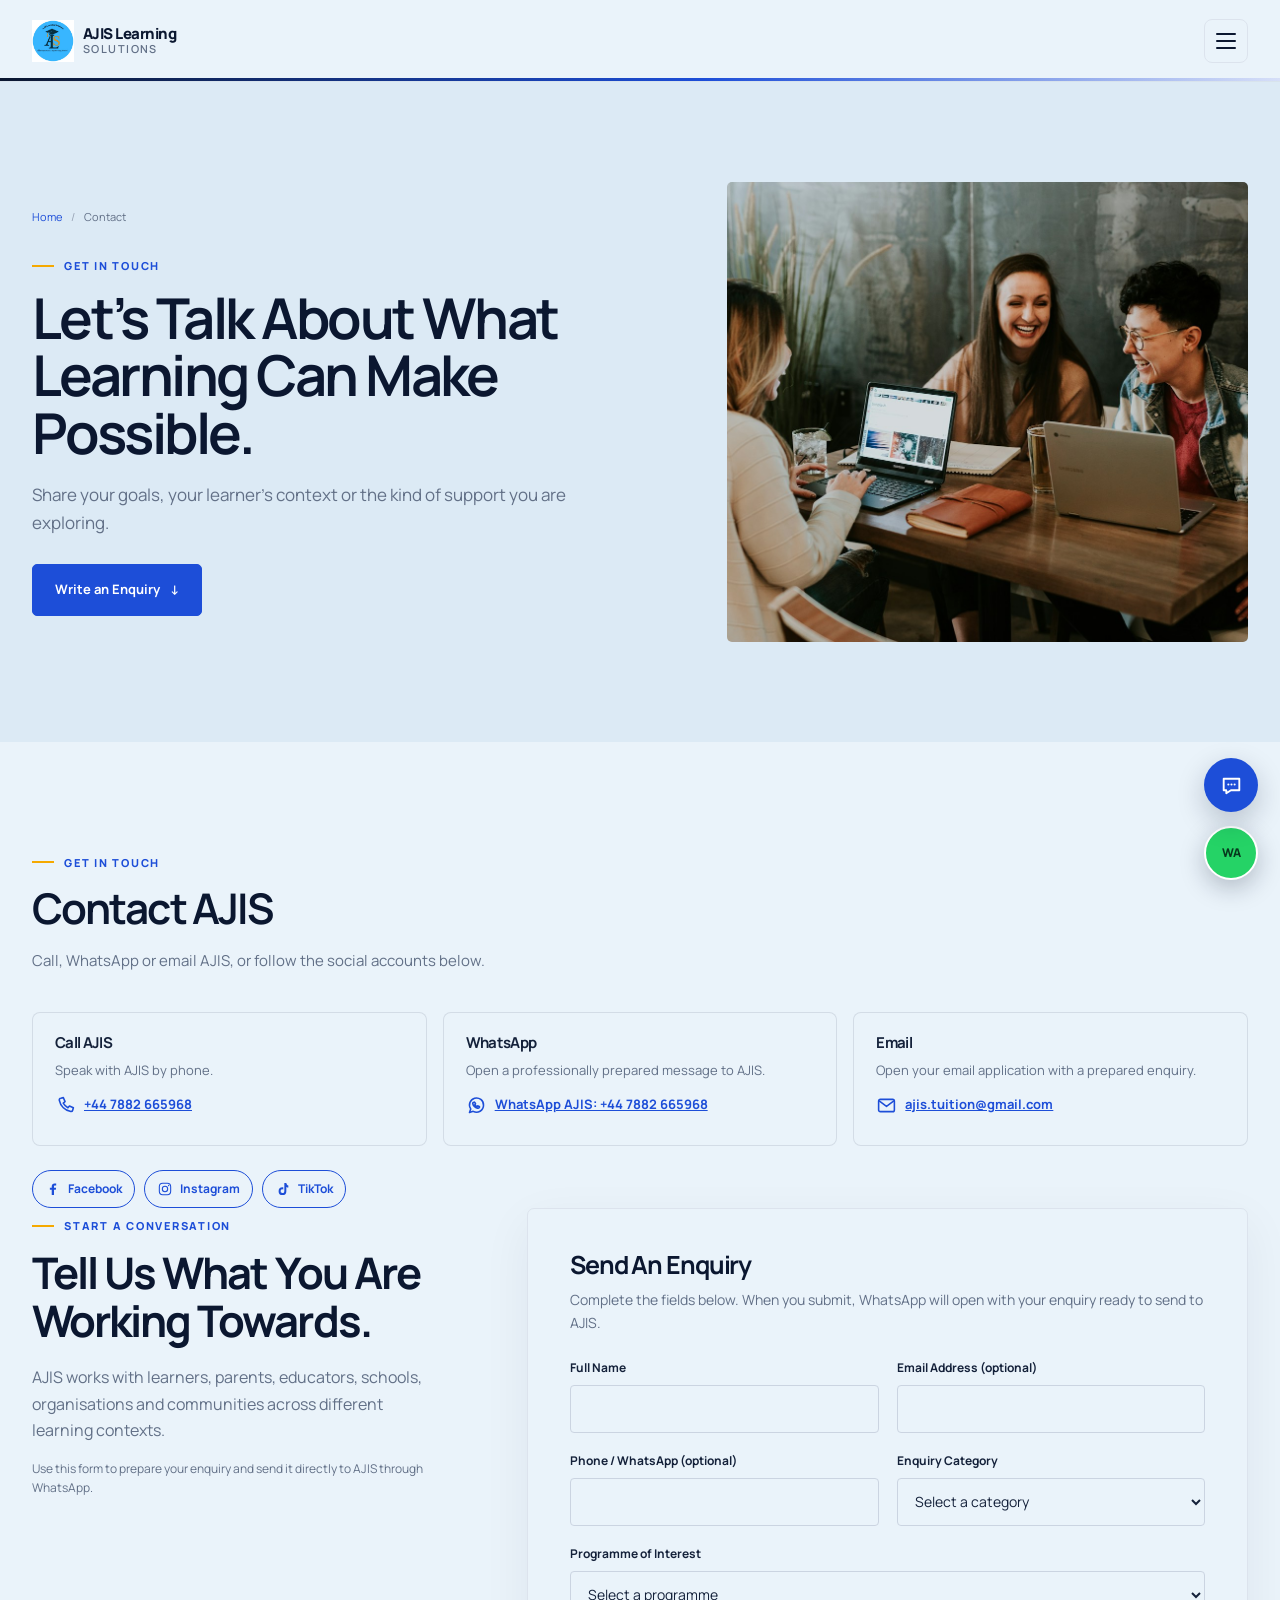
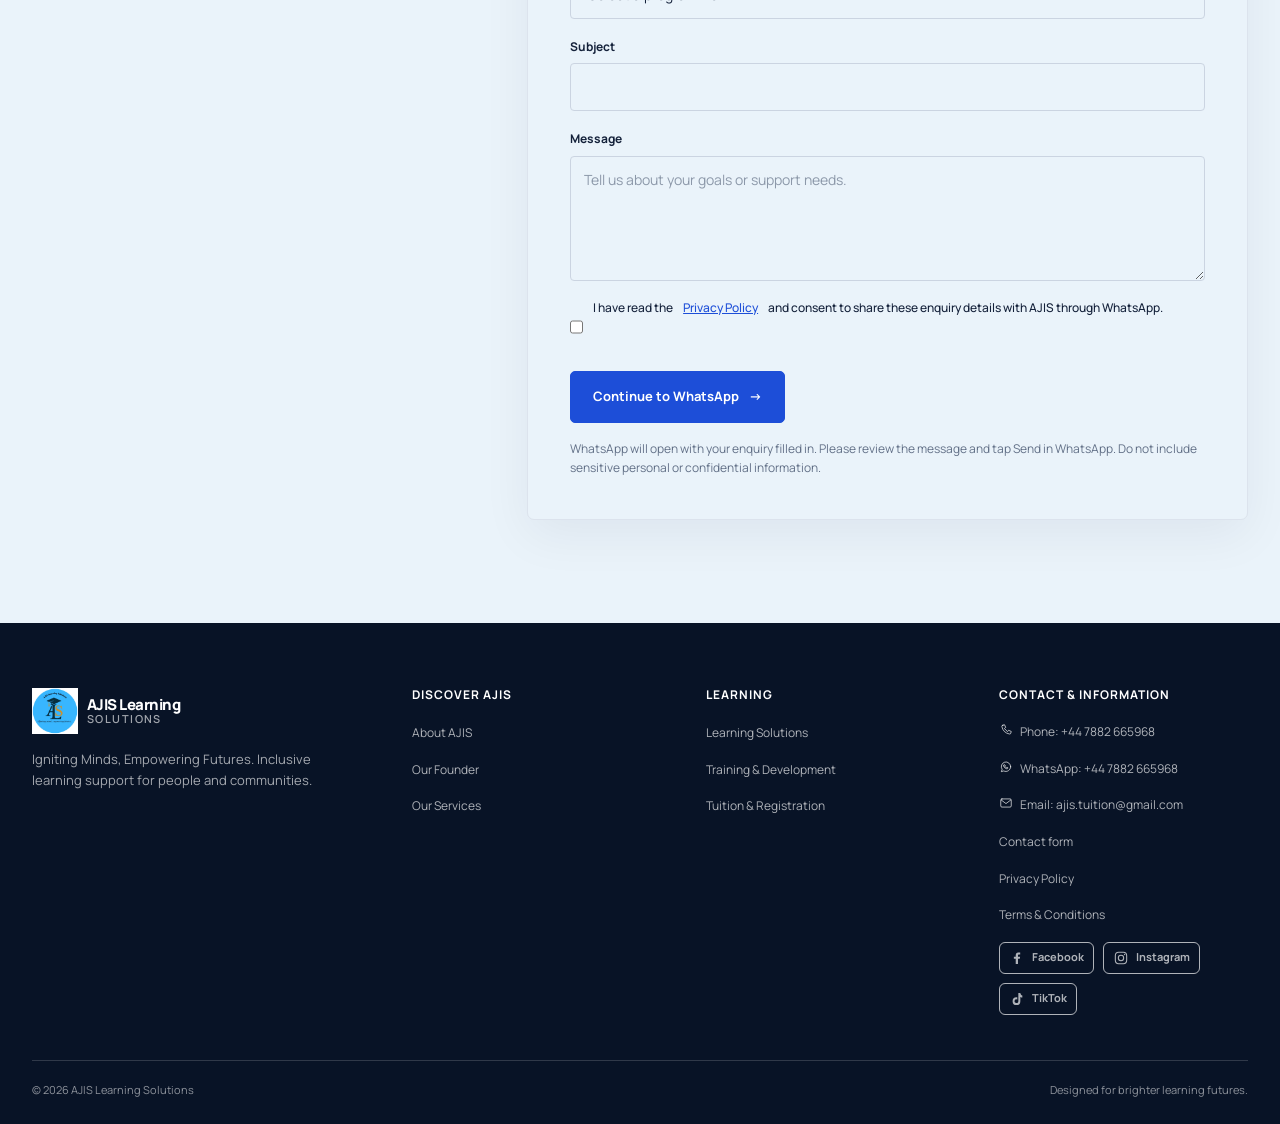
<file: contact.html>
<!doctype html>
<html lang="en-GB">
<head>
  <meta charset="utf-8" />
  <meta name="viewport" content="width=device-width, initial-scale=1" />
  <meta name="description" content="Contact AJIS Learning Solutions to discuss educational consultancy, learning support, training and development." />
  <meta name="theme-color" content="#0b1730" />
  <title>Contact AJIS | AJIS Learning Solutions</title>
  <link rel="preconnect" href="https://fonts.googleapis.com" />
  <link rel="preconnect" href="https://fonts.gstatic.com" crossorigin />
  <link rel="icon" type="image/jpeg" data-image-key="otherWebsiteImages.logo" />
  <link rel="stylesheet" href="styles.css?v=contact-section-20261112-2" />
  <script src="assets/js/image-config.js?v=contact-integration-1" defer></script>
  <script src="script.js?v=faq-assistant-20261112-2" defer></script>
</head>

<body>
  <a class="skip-link" href="#main-content">Skip to content</a>

  <header class="site-header">
    <div class="container navbar">
      <button class="nav-toggle" type="button" aria-label="Open navigation menu" aria-expanded="false">
        <span class="nav-toggle__icon" aria-hidden="true">
          <span></span><span></span><span></span>
        </span>
      </button>

      <a class="brand" href="index.html" aria-label="AJIS Learning Solutions home">
        <img class="brand-logo" data-image-key="otherWebsiteImages.logo" alt="AJIS Learning Solutions logo" />
        <span class="brand-name">
          <strong>AJIS Learning</strong>
          <span>Solutions</span>
        </span>
      </a>

      <nav class="main-nav" aria-label="Main navigation" hidden>
        <a href="index.html">Home</a>
        <a href="about.html">About Us</a>
        <a href="services.html">Our Services</a>
        <a href="learning-solutions.html">Learning Solutions</a>
        <a href="training-development.html">Training</a>
        <a href="founder.html">Founder</a>
        <a href="contact.html">Contact</a>
        <a href="tuition-registration.html">Tuition &amp; Registration</a>
        <a class="nav-cta" href="index.html#consultation">Book a Consultation</a>
      </nav>
    </div>
  </header>

  <main id="main-content">

    <!-- CONTACT HERO -->
    <section class="page-hero">
      <div class="container page-hero__layout">
        <div class="page-hero__copy reveal">
          <nav class="breadcrumb" aria-label="Breadcrumb">
            <a href="index.html">Home</a>
            <span aria-hidden="true">/</span>
            <span aria-current="page">Contact</span>
          </nav>

          <span class="eyebrow">Get in touch</span>
          <h1>Let’s Talk About What Learning Can Make Possible.</h1>

          <p>
            Share your goals, your learner’s context or the kind of support you are exploring.
          </p>

          <a class="btn btn-primary" href="#contact-form">
            Write an Enquiry <span aria-hidden="true">↓</span>
          </a>
        </div>

        <div class="page-hero__image reveal">
          <img
            src="assets/images/website-updates/collaborative-learning-unsplash.jpg"
            data-image-key="contact.partnership"
            alt="Small group sharing ideas around a laptop"
            fetchpriority="high"
          />
        </div>
      </div>
    </section>

    <!-- CONTACT CHANNELS -->
    <section class="section">
      <div class="container">

        <div class="section-heading section-heading--stacked reveal">
          <span class="eyebrow">Get in touch</span>
          <h2>Contact AJIS</h2>
          <p>Call, WhatsApp or email AJIS, or follow the social accounts below.</p>
        </div>

        <div class="contact-channel-grid reveal">

          <!-- PHONE -->
          <article class="contact-channel-card">
            <h3>Call AJIS</h3>
            <p>Speak with AJIS by phone.</p>

            <a href="tel:+447882665968">
              <svg class="contact-channel-icon" viewBox="0 0 24 24" aria-hidden="true" focusable="false">
                <path d="M6.6 3.8 9.5 3l2 4.5-2.1 1.7a15 15 0 0 0 5.4 5.4l1.7-2.1 4.5 2-.8 2.9a2 2 0 0 1-2.1 1.5A16.5 16.5 0 0 1 4.9 6a2 2 0 0 1 1.7-2.2Z" />
              </svg>
              +44 7882 665968
            </a>
          </article>

          <!-- WHATSAPP -->
          <article class="contact-channel-card">
            <h3>WhatsApp</h3>
            <p>Open a professionally prepared message to AJIS.</p>

            <a
              href="https://wa.me/447882665968?text=Hello%20AJIS%20Learning%20Solutions%2C%20I%20hope%20you%20are%20doing%20well.%20I%20would%20like%20to%20know%20more%20about%20your%20services.%20Kindly%20share%20more%20information%20and%20how%20I%20can%20get%20started.%20Thank%20you."
              target="_blank"
              rel="noopener noreferrer"
            >
              <svg class="contact-channel-icon" viewBox="0 0 24 24" aria-hidden="true" focusable="false">
                <path d="M20 11.7a8 8 0 0 1-11.8 7L4 20l1.4-4.1A8 8 0 1 1 20 11.7Z" />
                <path d="M9 8.5c.3-.6.7-.5 1-.1l.8 1.2c.2.3.1.6-.2.9l-.5.5c.5 1 1.3 1.8 2.4 2.3l.5-.6c.2-.3.5-.3.8-.2l1.3.6c.4.2.5.6.2 1-.5.8-1.3 1.1-2.2.9-2.7-.6-4.8-2.7-5.4-5.2-.2-.6.3-1.1.6-1.3Z" />
              </svg>
              WhatsApp AJIS: +44 7882 665968
            </a>
          </article>

          <!-- EMAIL -->
          <article class="contact-channel-card">
            <h3>Email</h3>
            <p>Open your email application with a prepared enquiry.</p>

            <a
              href="mailto:ajis.tuition@gmail.com?subject=Enquiry%20About%20AJIS%20Learning%20Solutions%20Services&body=Dear%20AJIS%20Learning%20Solutions%20Team%2C%0A%0AI%20hope%20this%20email%20finds%20you%20well.%0A%0AI%20am%20writing%20to%20express%20my%20interest%20in%20learning%20more%20about%20the%20services%20offered%20by%20AJIS%20Learning%20Solutions.%20I%20would%20appreciate%20further%20information%20about%20your%20educational%20consultancy%2C%20learning%20support%2C%20training%2C%20and%20other%20available%20programmes.%0A%0APlease%20kindly%20provide%20details%20about%20your%20services%2C%20how%20I%20may%20benefit%20from%20them%2C%20and%20the%20steps%20required%20to%20get%20started.%0A%0AI%20look%20forward%20to%20your%20response.%0A%0AKind%20regards%2C%0A%5BYour%20Name%5D%0A%5BYour%20Contact%20Number%5D"
            >
              <svg class="contact-channel-icon" viewBox="0 0 24 24" aria-hidden="true" focusable="false">
                <rect x="3" y="5" width="18" height="14" rx="2" />
                <path d="m4 7 8 6 8-6" />
              </svg>
              ajis.tuition@gmail.com
            </a>
          </article>

        </div>

        <!-- SOCIAL MEDIA -->
        <nav class="contact-social-links reveal" aria-label="AJIS social media">

          <a href="https://www.facebook.com/share/19p7oLeNVm/" target="_blank" rel="noopener noreferrer" aria-label="AJIS on Facebook" title="Visit AJIS on Facebook">
            <svg class="social-brand-icon social-brand-icon--facebook" viewBox="0 0 24 24" aria-hidden="true" focusable="false">
              <path d="M13.5 21v-8h2.7l.4-3h-3.1V8.1c0-.9.3-1.5 1.6-1.5h1.7V3.9c-.3 0-1.3-.1-2.5-.1-2.5 0-4.2 1.5-4.2 4.3V10H7.3v3h2.8v8z" />
            </svg>
            <span>Facebook</span>
          </a>

          <a href="https://www.instagram.com/ajislearning?dlrf=MThrcDd4b3h5OTBqbg==" target="_blank" rel="noopener noreferrer" aria-label="AJIS on Instagram" title="Visit AJIS on Instagram">
            <svg class="social-brand-icon social-brand-icon--instagram" viewBox="0 0 24 24" aria-hidden="true" focusable="false">
              <rect x="3.5" y="3.5" width="17" height="17" rx="5" />
              <circle cx="12" cy="12" r="4" />
              <circle class="social-brand-icon__dot" cx="17.5" cy="6.8" r="1" />
            </svg>
            <span>Instagram</span>
          </a>

          <a href="https://www.tiktok.com/@ajislearning?_r=1&amp;_t=ZN-9B9m23d1sqU" target="_blank" rel="noopener noreferrer" aria-label="AJIS on TikTok" title="Visit AJIS on TikTok">
            <svg class="social-brand-icon social-brand-icon--tiktok" viewBox="0 0 24 24" aria-hidden="true" focusable="false">
              <path d="M14 3h3c.2 1.8 1.2 3.2 3 3.8v3.1a9 9 0 0 1-3-.9v6.2a5.8 5.8 0 1 1-5.8-5.8c.4 0 .8 0 1.2.1v3.2a2.8 2.8 0 1 0 1.6 2.5z" />
            </svg>
            <span>TikTok</span>
          </a>

        </nav>

        <!-- ENQUIRY FORM INTRO -->
        <div class="consultation-layout">

          <div class="consultation-intro reveal">
            <span class="eyebrow">Start a conversation</span>
            <h2>Tell Us What You Are Working Towards.</h2>

            <p>
              AJIS works with learners, parents, educators, schools, organisations and communities across different learning contexts.
            </p>

            <p class="form-note">
              Use this form to prepare your enquiry and send it directly to AJIS through WhatsApp.
            </p>
          </div>

          <!-- ENQUIRY FORM -->
          <div class="form-card reveal" id="contact-form">
            <h2>Send An Enquiry</h2>

            <p class="form-card__intro">
              Complete the fields below. When you submit, WhatsApp will open with your enquiry ready to send to AJIS.
            </p>

            <form id="ajis-whatsapp-enquiry-form">

              <div class="form-grid">

                <div class="field">
                  <label for="contact-name">Full Name</label>
                  <input id="contact-name" name="name" type="text" autocomplete="name" required />
                </div>

                <div class="field">
                  <label for="contact-email">Email Address (optional)</label>
                  <input id="contact-email" name="email" type="email" autocomplete="email" />
                </div>

                <div class="field">
                  <label for="contact-phone">Phone / WhatsApp (optional)</label>
                  <input id="contact-phone" name="phone" type="tel" autocomplete="tel" />
                </div>

                <div class="field">
                  <label for="contact-topic">Enquiry Category</label>
                  <select id="contact-topic" name="enquiry-category" required>
                    <option value="">Select a category</option>
                    <option>Learning support</option>
                    <option>Educational consultancy</option>
                    <option>Training and development</option>
                    <option>Tuition and registration</option>
                    <option>Other enquiry</option>
                  </select>
                </div>

                <div class="field field--full">
                  <label for="contact-programme">Programme of Interest</label>
                  <select id="contact-programme" name="programme-of-interest" required>
                    <option value="">Select a programme</option>
                    <option>Educational Consultancy</option>
                    <option>Curriculum Development</option>
                    <option>Early Years Education</option>
                    <option>Literacy Development</option>
                    <option>SEND and Inclusive Education</option>
                    <option>Staff Training</option>
                    <option>Learner Support</option>
                    <option>Parent and Community Learning</option>
                    <option>Not sure yet</option>
                  </select>
                </div>

                <div class="field field--full">
                  <label for="contact-subject">Subject</label>
                  <input id="contact-subject" name="subject" type="text" required />
                </div>

                <div class="field field--full">
                  <label for="contact-message">Message</label>
                  <textarea id="contact-message" name="message" placeholder="Tell us about your goals or support needs." required></textarea>
                </div>

                <div class="field field--full field--consent">
                  <label for="contact-consent">
                    <input id="contact-consent" name="consent" type="checkbox" value="Yes" required />
                    I have read the <a href="privacy.html">Privacy Policy</a> and consent to share these enquiry details with AJIS through WhatsApp.
                  </label>
                </div>

              </div>

              <div class="form-actions">
                <button class="btn btn-primary" type="submit">
                  Continue to WhatsApp <span aria-hidden="true">→</span>
                </button>
              </div>

              <p class="form-note">
                WhatsApp will open with your enquiry filled in. Please review the message and tap Send in WhatsApp. Do not include sensitive personal or confidential information.
              </p>

              <p class="form-feedback" id="whatsapp-form-feedback" role="status" aria-live="polite" tabindex="-1" hidden></p>

            </form>
          </div>

        </div>
      </div>
    </section>

  </main>

  <!-- FOOTER -->
  <footer class="site-footer">
    <div class="container">
      <div class="footer-main">

        <div>
          <a class="brand footer-brand" href="index.html">
            <img class="brand-logo" data-image-key="otherWebsiteImages.logo" alt="AJIS Learning Solutions logo" />
            <span class="brand-name">
              <strong>AJIS Learning</strong>
              <span>Solutions</span>
            </span>
          </a>

          <p class="footer-about">
            Igniting Minds, Empowering Futures. Inclusive learning support for people and communities.
          </p>
        </div>

        <div class="footer-column">
          <h2>Discover AJIS</h2>
          <ul>
            <li><a href="about.html">About AJIS</a></li>
            <li><a href="founder.html">Our Founder</a></li>
            <li><a href="services.html">Our Services</a></li>
          </ul>
        </div>

        <div class="footer-column">
          <h2>Learning</h2>
          <ul>
            <li><a href="learning-solutions.html">Learning Solutions</a></li>
            <li><a href="training-development.html">Training &amp; Development</a></li>
            <li><a href="tuition-registration.html">Tuition &amp; Registration</a></li>
          </ul>
        </div>

        <div class="footer-column">
          <h2>Contact &amp; Information</h2>

          <ul>
            <li>
              <a class="footer-contact-link" href="tel:+447882665968">
                <svg class="footer-contact-icon" viewBox="0 0 24 24" aria-hidden="true" focusable="false">
                  <path d="M6.6 3.8 9.5 3l2 4.5-2.1 1.7a15 15 0 0 0 5.4 5.4l1.7-2.1 4.5 2-.8 2.9a2 2 0 0 1-2.1 1.5A16.5 16.5 0 0 1 4.9 6a2 2 0 0 1 1.7-2.2Z" />
                </svg>
                Phone: +44 7882 665968
              </a>
            </li>

            <li>
              <a
                class="footer-contact-link"
                href="https://wa.me/447882665968?text=Hello%20AJIS%20Learning%20Solutions%2C%20I%20hope%20you%20are%20doing%20well.%20I%20would%20like%20to%20know%20more%20about%20your%20services.%20Kindly%20share%20more%20information%20and%20how%20I%20can%20get%20started.%20Thank%20you."
                target="_blank"
                rel="noopener noreferrer"
              >
                <svg class="footer-contact-icon" viewBox="0 0 24 24" aria-hidden="true" focusable="false">
                  <path d="M20 11.7a8 8 0 0 1-11.8 7L4 20l1.4-4.1A8 8 0 1 1 20 11.7Z" />
                  <path d="M9 8.5c.3-.6.7-.5 1-.1l.8 1.2c.2.3.1.6-.2.9l-.5.5c.5 1 1.3 1.8 2.4 2.3l.5-.6c.2-.3.5-.3.8-.2l1.3.6c.4.2.5.6.2 1-.5.8-1.3 1.1-2.2.9-2.7-.6-4.8-2.7-5.4-5.2-.2-.6.3-1.1.6-1.3Z" />
                </svg>
                WhatsApp: +44 7882 665968
              </a>
            </li>

            <li>
              <a
                class="footer-contact-link"
                href="mailto:ajis.tuition@gmail.com?subject=Enquiry%20About%20AJIS%20Learning%20Solutions%20Services&body=Dear%20AJIS%20Learning%20Solutions%20Team%2C%0A%0AI%20hope%20this%20email%20finds%20you%20well.%0A%0AI%20am%20writing%20to%20express%20my%20interest%20in%20learning%20more%20about%20the%20services%20offered%20by%20AJIS%20Learning%20Solutions.%20I%20would%20appreciate%20further%20information%20about%20your%20educational%20consultancy%2C%20learning%20support%2C%20training%2C%20and%20other%20available%20programmes.%0A%0APlease%20kindly%20provide%20details%20about%20your%20services%2C%20how%20I%20may%20benefit%20from%20them%2C%20and%20the%20steps%20required%20to%20get%20started.%0A%0AI%20look%20forward%20to%20your%20response.%0A%0AKind%20regards%2C%0A%5BYour%20Name%5D%0A%5BYour%20Contact%20Number%5D"
              >
                <svg class="footer-contact-icon" viewBox="0 0 24 24" aria-hidden="true" focusable="false">
                  <rect x="3" y="5" width="18" height="14" rx="2" />
                  <path d="m4 7 8 6 8-6" />
                </svg>
                Email: ajis.tuition@gmail.com
              </a>
            </li>

            <li><a href="contact.html">Contact form</a></li>
            <li><a href="privacy.html">Privacy Policy</a></li>
            <li><a href="terms.html">Terms &amp; Conditions</a></li>
          </ul>

          <nav class="footer-social-links" aria-label="AJIS social media">

            <a href="https://www.facebook.com/share/19p7oLeNVm/" target="_blank" rel="noopener noreferrer" aria-label="AJIS on Facebook" title="Visit AJIS on Facebook">
              <svg class="social-brand-icon social-brand-icon--facebook" viewBox="0 0 24 24" aria-hidden="true" focusable="false">
                <path d="M13.5 21v-8h2.7l.4-3h-3.1V8.1c0-.9.3-1.5 1.6-1.5h1.7V3.9c-.3 0-1.3-.1-2.5-.1-2.5 0-4.2 1.5-4.2 4.3V10H7.3v3h2.8v8z" />
              </svg>
              <span>Facebook</span>
            </a>

            <a href="https://www.instagram.com/ajislearning?dlrf=MThrcDd4b3h5OTBqbg==" target="_blank" rel="noopener noreferrer" aria-label="AJIS on Instagram" title="Visit AJIS on Instagram">
              <svg class="social-brand-icon social-brand-icon--instagram" viewBox="0 0 24 24" aria-hidden="true" focusable="false">
                <rect x="3.5" y="3.5" width="17" height="17" rx="5" />
                <circle cx="12" cy="12" r="4" />
                <circle class="social-brand-icon__dot" cx="17.5" cy="6.8" r="1" />
              </svg>
              <span>Instagram</span>
            </a>

            <a href="https://www.tiktok.com/@ajislearning?_r=1&amp;_t=ZN-9B9m23d1sqU" target="_blank" rel="noopener noreferrer" aria-label="AJIS on TikTok" title="Visit AJIS on TikTok">
              <svg class="social-brand-icon social-brand-icon--tiktok" viewBox="0 0 24 24" aria-hidden="true" focusable="false">
                <path d="M14 3h3c.2 1.8 1.2 3.2 3 3.8v3.1a9 9 0 0 1-3-.9v6.2a5.8 5.8 0 1 1-5.8-5.8c.4 0 .8 0 1.2.1v3.2a2.8 2.8 0 1 0 1.6 2.5z" />
              </svg>
              <span>TikTok</span>
            </a>

          </nav>
        </div>

      </div>

      <div class="footer-bottom">
        <p>© <span data-current-year></span> AJIS Learning Solutions</p>
        <p>Designed for brighter learning futures.</p>
      </div>

    </div>
  </footer>

  <!-- WHATSAPP ENQUIRY FORM -->
  <script>
    (() => {
      const form = document.getElementById("ajis-whatsapp-enquiry-form");
      if (!form) return;

      const feedback = document.getElementById("whatsapp-form-feedback");
      const submitButton = form.querySelector('button[type="submit"]');
      const whatsappNumber = "447882665968";

      form.addEventListener("submit", (event) => {
        event.preventDefault();

        if (!form.reportValidity()) return;

        const value = (id) => {
          const field = document.getElementById(id);
          return field ? field.value.trim() : "";
        };

        const fullName = value("contact-name");
        const email = value("contact-email") || "Not provided";
        const phone = value("contact-phone") || "Not provided";
        const category = value("contact-topic");
        const programme = value("contact-programme");
        const subject = value("contact-subject");
        const message = value("contact-message");

        const enquiry = [
          "Hello AJIS Learning Solutions,",
          "I would like to make an enquiry. Please find my details below:",
          "",
          "FULL NAME: " + fullName,
          "EMAIL: " + email,
          "PHONE / WHATSAPP: " + phone,
          "ENQUIRY CATEGORY: " + category,
          "PROGRAMME OF INTEREST: " + programme,
          "SUBJECT: " + subject,
          "MESSAGE:",
          message,
          "",
          "Thank you."
        ].join("\n");

        const whatsappUrl =
          "https://wa.me/" + whatsappNumber + "?text=" + encodeURIComponent(enquiry);

        if (feedback) {
          feedback.hidden = false;
          feedback.textContent =
            "WhatsApp is opening with your completed enquiry. Please review the message and tap Send to deliver it to AJIS.";
        }

        // Open WhatsApp directly from the submit action.
        // The visitor must tap Send inside WhatsApp.
        const whatsappWindow = window.open(whatsappUrl, "_blank");

        if (whatsappWindow) {
          whatsappWindow.opener = null;
        } else {
          window.location.href = whatsappUrl;
        }
      });
    })();
  </script>

</body>
</html>
</file>
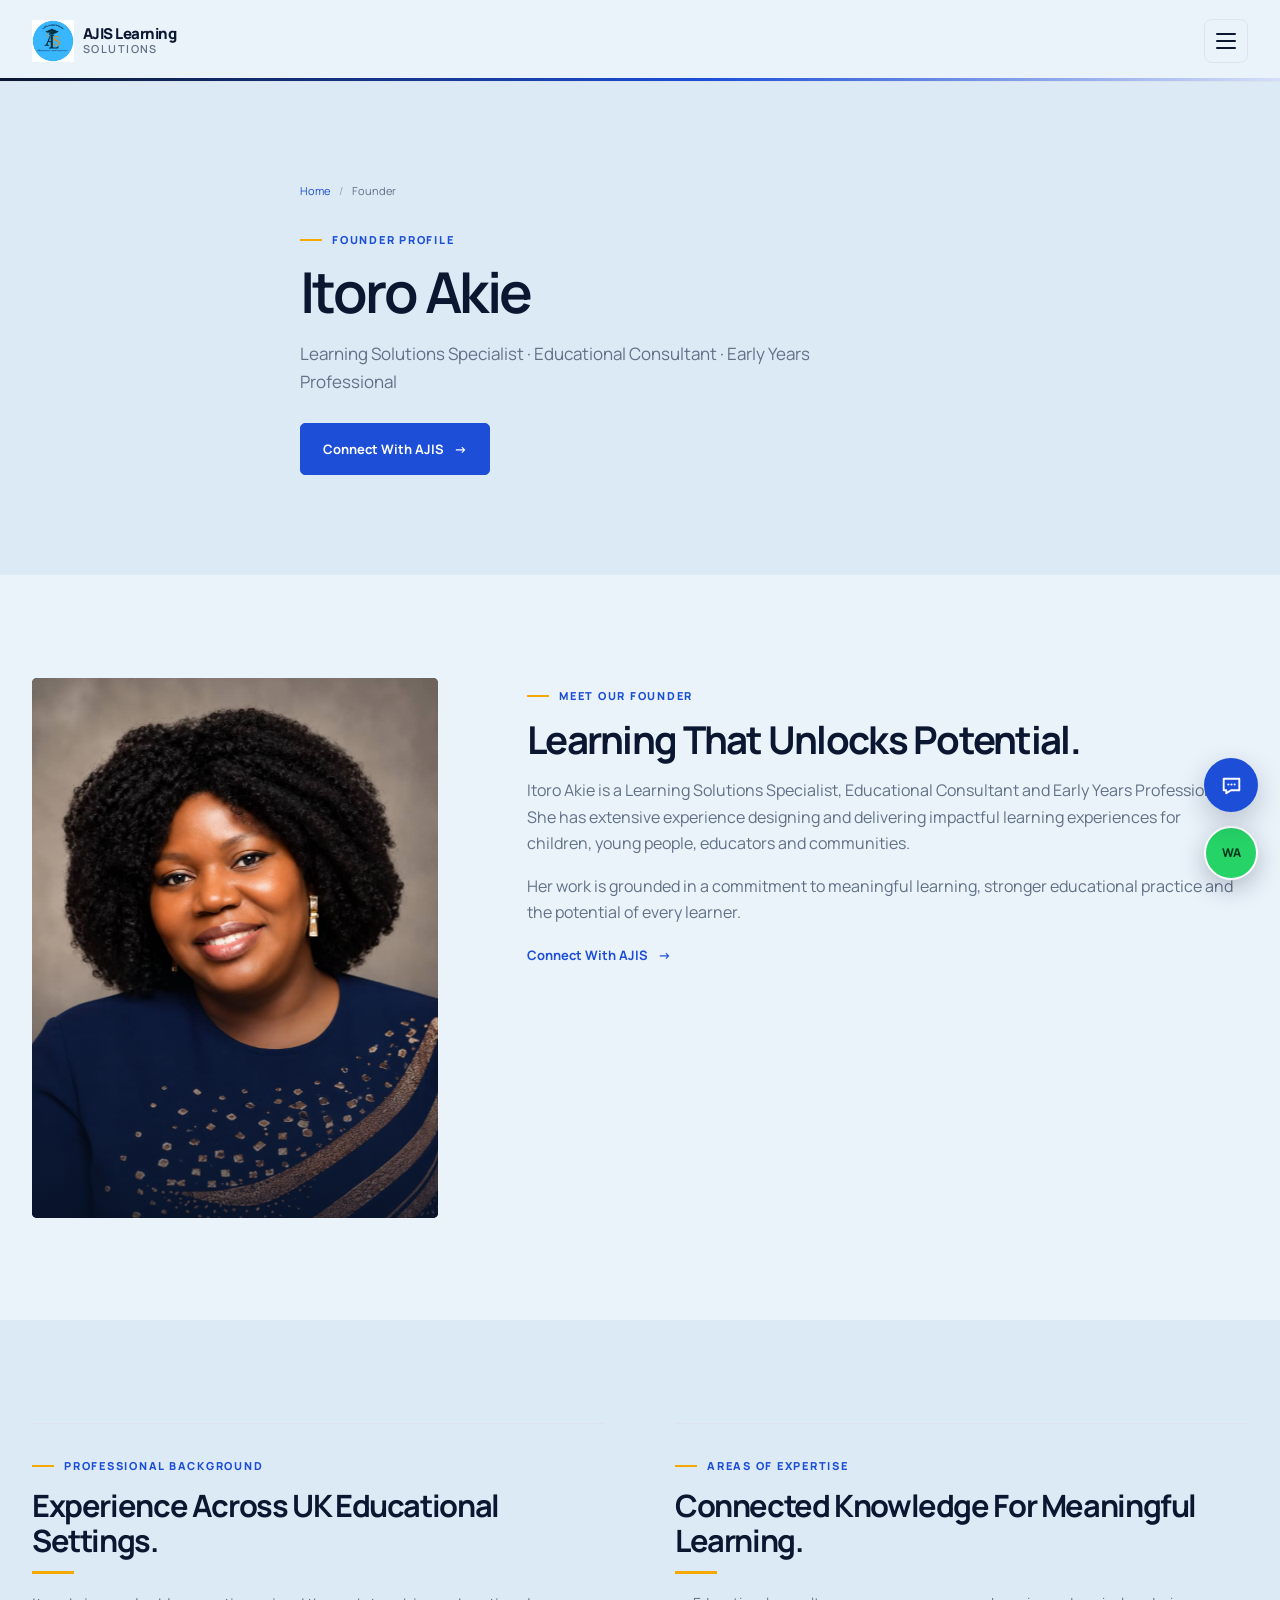
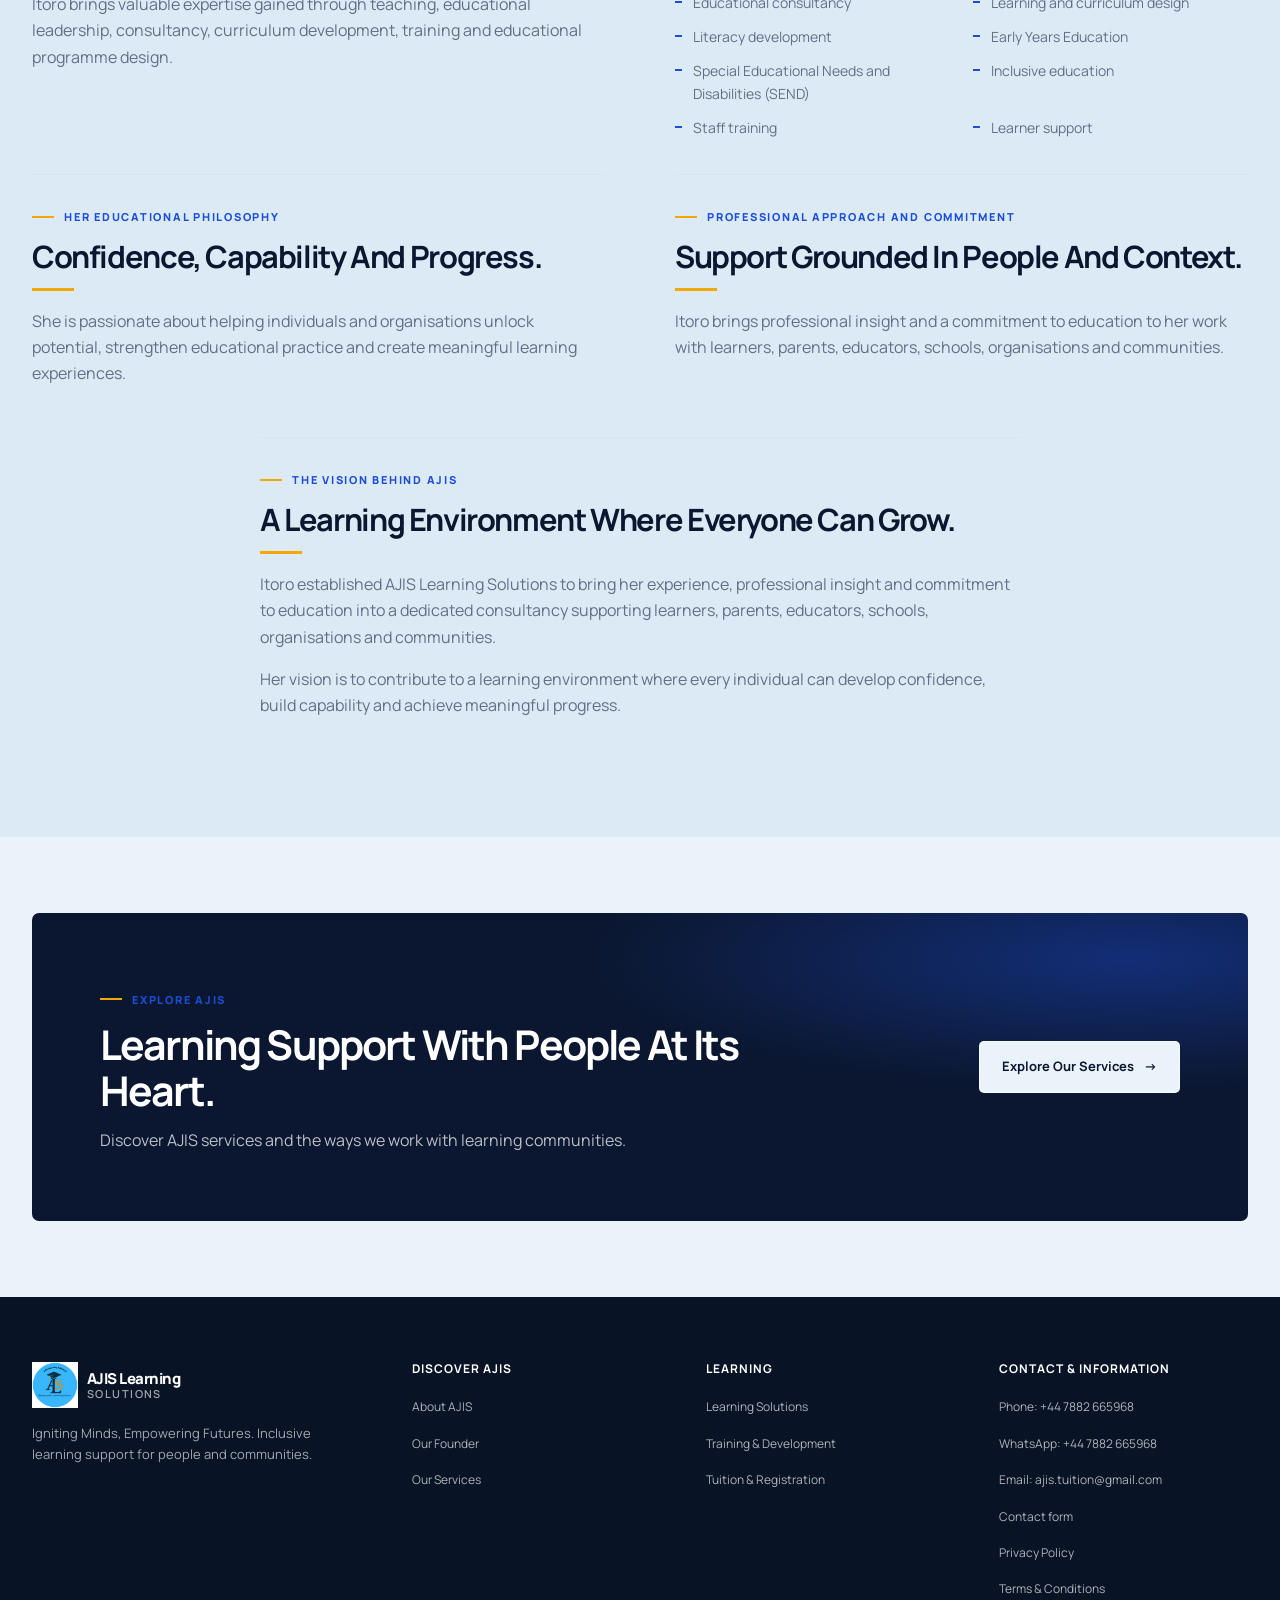
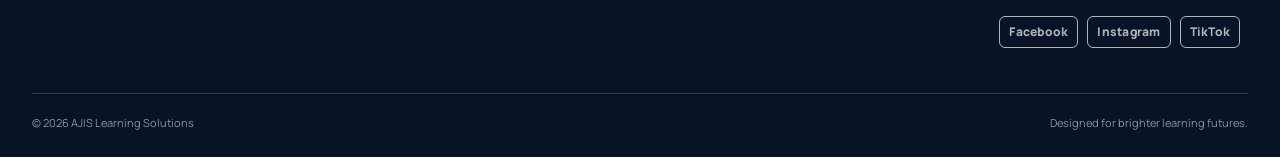
<file: founder.html>
<!doctype html>
<html lang="en-GB">
<head>
  <meta charset="utf-8" />
  <meta name="viewport" content="width=device-width, initial-scale=1" />
  <meta name="description" content="Meet Itoro Akie, founder of AJIS Learning Solutions, Learning Solutions Specialist, Educational Consultant and Early Years Professional." />
  <meta name="theme-color" content="#0b1730" />
  <title>Founder | AJIS Learning Solutions</title>

  <link rel="preconnect" href="https://fonts.googleapis.com" />
  <link rel="preconnect" href="https://fonts.gstatic.com" crossorigin />
  <link rel="icon" type="image/jpeg" data-image-key="otherWebsiteImages.logo" />
  <link rel="stylesheet" href="styles.css?v=contact-section-20261112-2" />

  <script src="assets/js/image-config.js?v=contact-integration-1" defer></script>
  <script src="script.js?v=faq-assistant-20261112-2" defer></script>
</head>

<body>
  <a class="skip-link" href="#main-content">Skip to content</a>

  <header class="site-header">
    <div class="container navbar">

      <button class="nav-toggle" type="button"
        aria-label="Open navigation menu" aria-expanded="false">
        <span class="nav-toggle__icon" aria-hidden="true">
          <span></span><span></span><span></span>
        </span>
      </button>

      <a class="brand" href="index.html" aria-label="AJIS Learning Solutions home">
        <img class="brand-logo" data-image-key="otherWebsiteImages.logo"
          alt="AJIS Learning Solutions logo" />
        <span class="brand-name">
          <strong>AJIS Learning</strong>
          <span>Solutions</span>
        </span>
      </a>

      <nav class="main-nav" aria-label="Main navigation" hidden>
        <a href="index.html">Home</a>
        <a href="about.html">About Us</a>
        <a href="services.html">Our Services</a>
        <a href="learning-solutions.html">Learning Solutions</a>
        <a href="training-development.html">Training</a>
        <a href="founder.html">Founder</a>
        <a href="contact.html">Contact</a>
        <a href="tuition-registration.html">Tuition &amp; Registration</a>
        <a class="nav-cta" href="index.html#consultation">Book a Consultation</a>
      </nav>

    </div>
  </header>

  <main id="main-content">

    <section class="page-hero">
      <div class="container page-hero__copy reveal">

        <nav class="breadcrumb" aria-label="Breadcrumb">
          <a href="index.html">Home</a>
          <span aria-hidden="true">/</span>
          <span aria-current="page">Founder</span>
        </nav>

        <span class="eyebrow">Founder Profile</span>

        <h1>Itoro Akie</h1>

        <p>
          Learning Solutions Specialist · Educational Consultant ·
          Early Years Professional
        </p>

        <a class="btn btn-primary" href="contact.html">
          Connect With AJIS <span aria-hidden="true">→</span>
        </a>

      </div>
    </section>

    <section class="section">
      <div class="container founder-profile">

        <div class="founder-placeholder founder-image-slot reveal"
          role="img" aria-label="Itoro Akie, Founder of AJIS Learning Solutions">

          <img class="founder-photo"
            data-image-key="founder.portrait"
            alt="Itoro Akie, Founder of AJIS Learning Solutions"
            loading="lazy" />

          <span class="founder-placeholder__monogram" aria-hidden="true">IA</span>
        </div>

        <div class="founder-profile__copy reveal">

          <span class="eyebrow">Meet Our Founder</span>

          <h2>Learning That Unlocks Potential.</h2>

          <p>
            Itoro Akie is a Learning Solutions Specialist, Educational
            Consultant and Early Years Professional. She has extensive
            experience designing and delivering impactful learning
            experiences for children, young people, educators and communities.
          </p>

          <p>
            Her work is grounded in a commitment to meaningful learning,
            stronger educational practice and the potential of every learner.
          </p>

          <a class="text-link" href="contact.html">
            Connect With AJIS <span aria-hidden="true">→</span>
          </a>

        </div>
      </div>
    </section>

    <section class="section section--mist">
      <div class="container founder-details">

        <div class="founder-detail reveal">
          <span class="eyebrow">Professional Background</span>
          <h2>Experience Across UK Educational Settings.</h2>
          <p>
            Itoro brings valuable expertise gained through teaching,
            educational leadership, consultancy, curriculum development,
            training and educational programme design.
          </p>
        </div>

        <div class="founder-detail reveal">
          <span class="eyebrow">Areas Of Expertise</span>
          <h2>Connected Knowledge For Meaningful Learning.</h2>

          <ul class="expertise-list">
            <li>Educational consultancy</li>
            <li>Learning and curriculum design</li>
            <li>Literacy development</li>
            <li>Early Years Education</li>
            <li>Special Educational Needs and Disabilities (SEND)</li>
            <li>Inclusive education</li>
            <li>Staff training</li>
            <li>Learner support</li>
          </ul>
        </div>

        <div class="founder-detail reveal">
          <span class="eyebrow">Her Educational Philosophy</span>
          <h2>Confidence, Capability And Progress.</h2>
          <p>
            She is passionate about helping individuals and organisations
            unlock potential, strengthen educational practice and create
            meaningful learning experiences.
          </p>
        </div>

        <div class="founder-detail reveal">
          <span class="eyebrow">Professional Approach And Commitment</span>
          <h2>Support Grounded In People And Context.</h2>
          <p>
            Itoro brings professional insight and a commitment to education
            to her work with learners, parents, educators, schools,
            organisations and communities.
          </p>
        </div>

        <div class="founder-detail founder-detail--vision reveal">
          <span class="eyebrow">The Vision Behind AJIS</span>
          <h2>A Learning Environment Where Everyone Can Grow.</h2>

          <p>
            Itoro established AJIS Learning Solutions to bring her experience,
            professional insight and commitment to education into a dedicated
            consultancy supporting learners, parents, educators, schools,
            organisations and communities.
          </p>

          <p>
            Her vision is to contribute to a learning environment where every
            individual can develop confidence, build capability and achieve
            meaningful progress.
          </p>
        </div>

      </div>
    </section>

    <section class="section section--compact">
      <div class="container cta-panel reveal">

        <div>
          <span class="eyebrow">Explore AJIS</span>
          <h2>Learning Support With People At Its Heart.</h2>
          <p>Discover AJIS services and the ways we work with learning communities.</p>
        </div>

        <a class="btn btn-light" href="services.html">
          Explore Our Services <span aria-hidden="true">→</span>
        </a>

      </div>
    </section>

  </main>

  <footer class="site-footer">
    <div class="container">

      <div class="footer-main">

        <div>
          <a class="brand footer-brand" href="index.html">
            <img class="brand-logo" data-image-key="otherWebsiteImages.logo"
              alt="AJIS Learning Solutions logo" />
            <span class="brand-name">
              <strong>AJIS Learning</strong>
              <span>Solutions</span>
            </span>
          </a>

          <p class="footer-about">
            Igniting Minds, Empowering Futures. Inclusive learning support
            for people and communities.
          </p>
        </div>

        <div class="footer-column">
          <h2>Discover AJIS</h2>
          <ul>
            <li><a href="about.html">About AJIS</a></li>
            <li><a href="founder.html">Our Founder</a></li>
            <li><a href="services.html">Our Services</a></li>
          </ul>
        </div>

        <div class="footer-column">
          <h2>Learning</h2>
          <ul>
            <li><a href="learning-solutions.html">Learning Solutions</a></li>
            <li><a href="training-development.html">Training &amp; Development</a></li>
            <li><a href="tuition-registration.html">Tuition &amp; Registration</a></li>
          </ul>
        </div>

        <div class="footer-column">
          <h2>Contact &amp; Information</h2>

          <ul>
            <li><a class="footer-contact-link" href="tel:+447882665968">Phone: +44 7882 665968</a></li>
            <li>
              <a class="footer-contact-link"
                href="https://wa.me/447882665968"
                target="_blank" rel="noopener noreferrer">
                WhatsApp: +44 7882 665968
              </a>
            </li>
            <li>
              <a class="footer-contact-link" href="mailto:ajis.tuition@gmail.com">
                Email: ajis.tuition@gmail.com
              </a>
            </li>
            <li><a href="contact.html">Contact form</a></li>
            <li><a href="privacy.html">Privacy Policy</a></li>
            <li><a href="terms.html">Terms &amp; Conditions</a></li>
          </ul>

          <nav class="footer-social-links" aria-label="AJIS social media">
            <a href="https://www.facebook.com/share/19p7oLeNVm/"
              target="_blank" rel="noopener noreferrer">Facebook</a>

            <a href="https://www.instagram.com/ajislearning?dlrf=MThrcDd4b3h5OTBqbg=="
              target="_blank" rel="noopener noreferrer">Instagram</a>

            <a href="https://www.tiktok.com/@ajislearning?_r=1&amp;_t=ZN-9B9m23d1sqU"
              target="_blank" rel="noopener noreferrer">TikTok</a>
          </nav>
        </div>

      </div>

      <div class="footer-bottom">
        <p>© <span data-current-year></span> AJIS Learning Solutions</p>
        <p>Designed for brighter learning futures.</p>
      </div>

    </div>
  </footer>

</body>
</html>
</file>
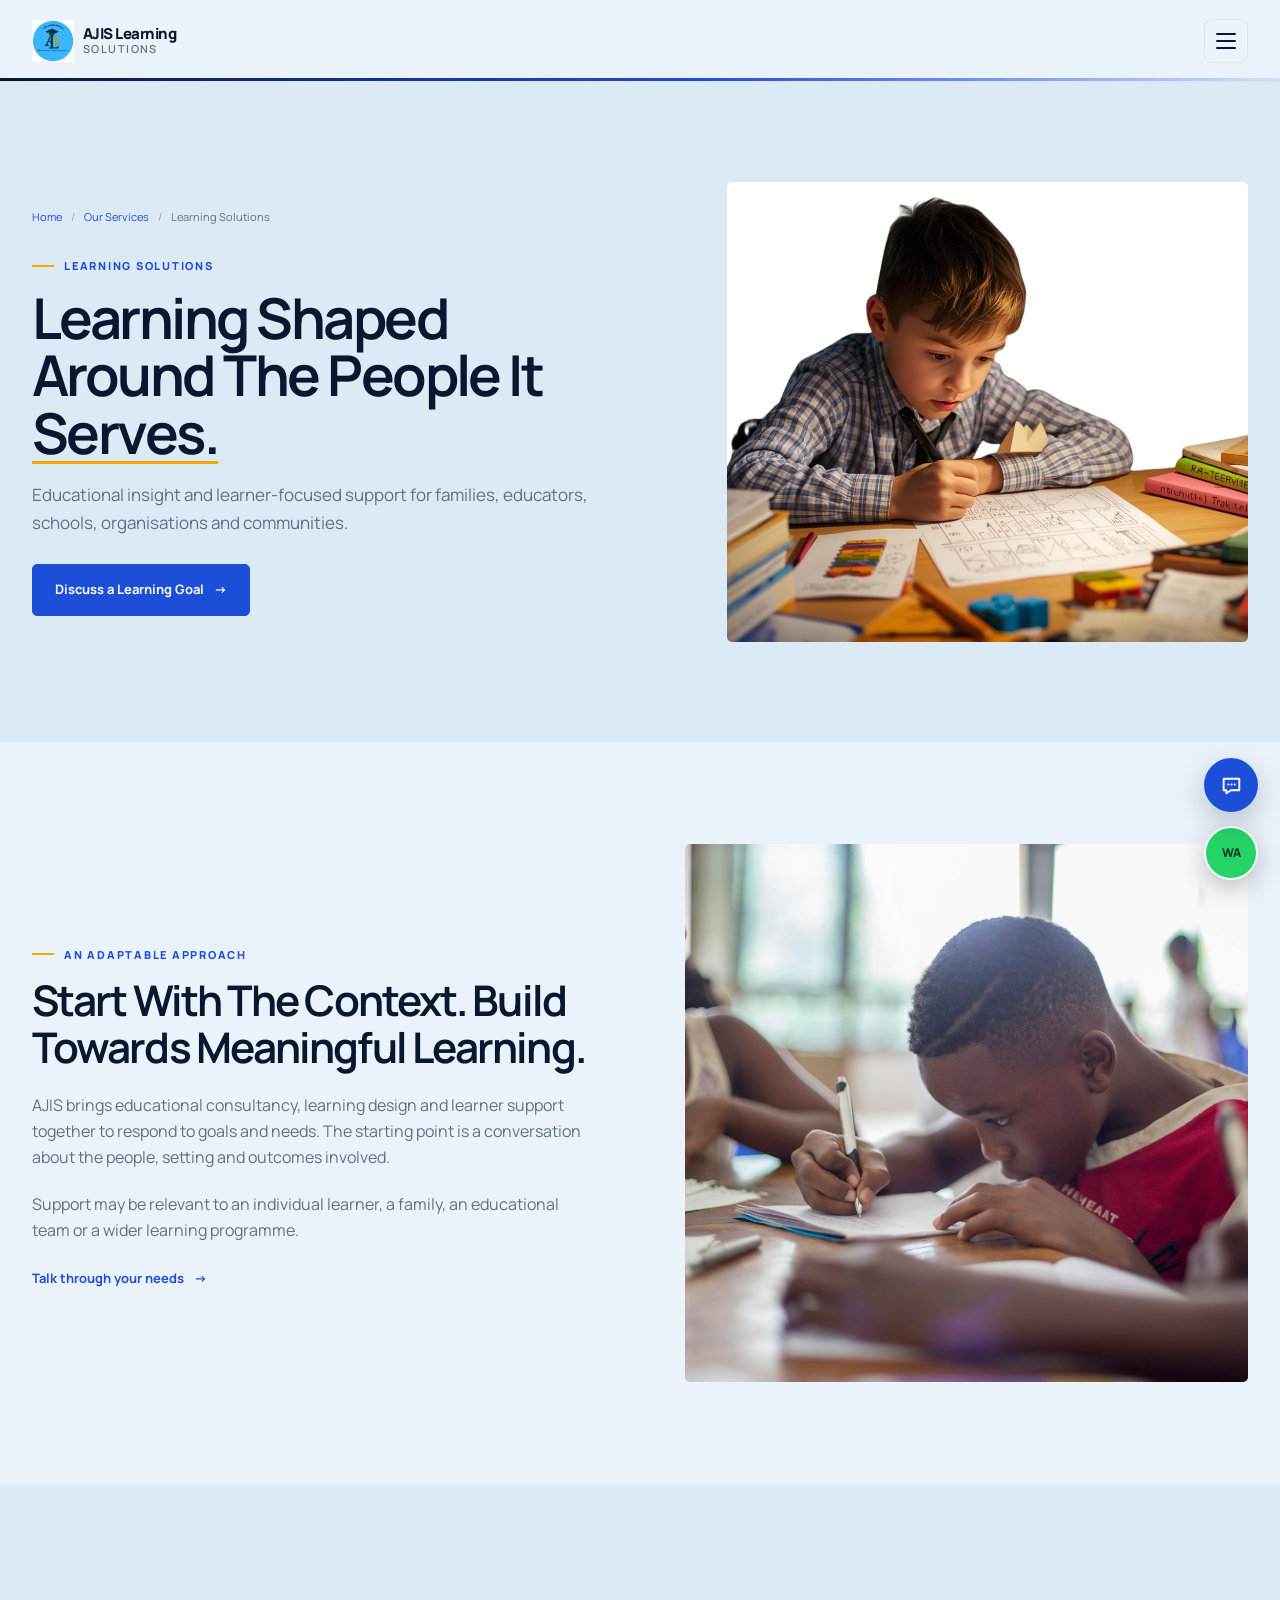
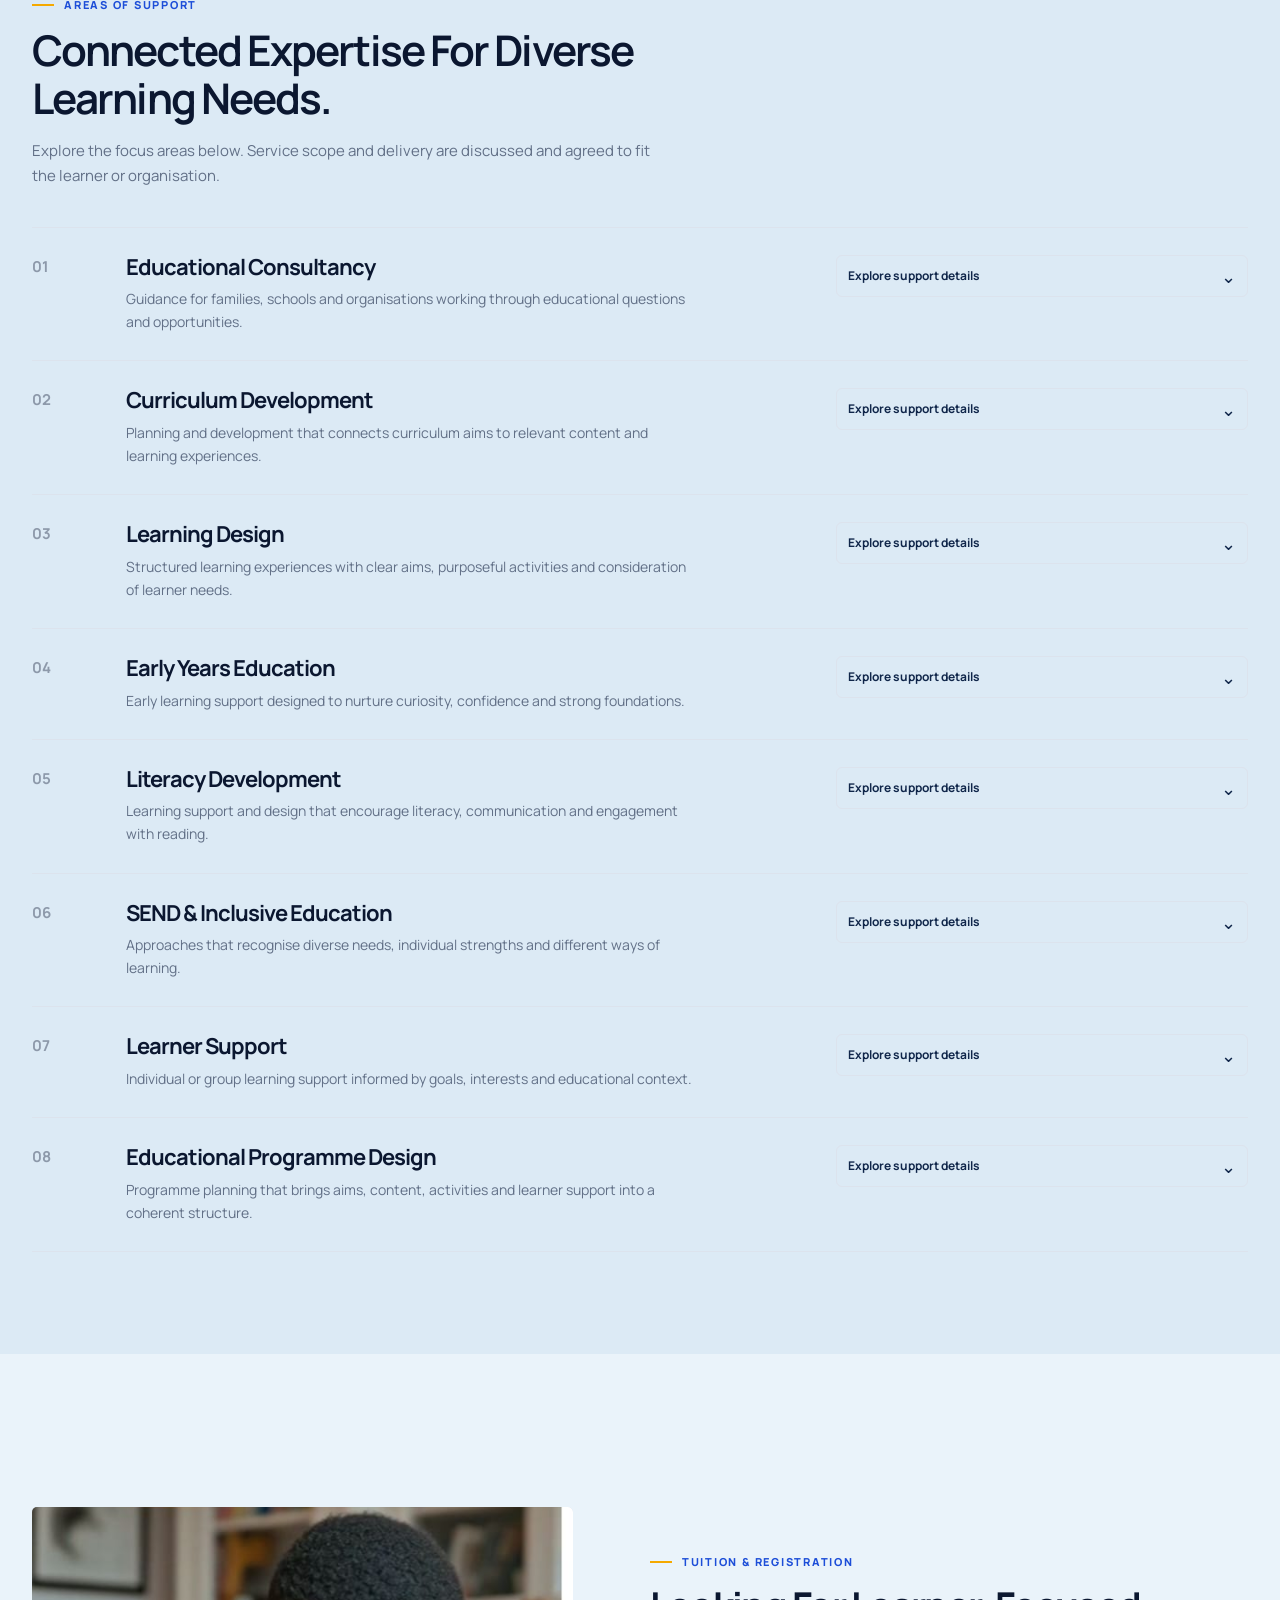
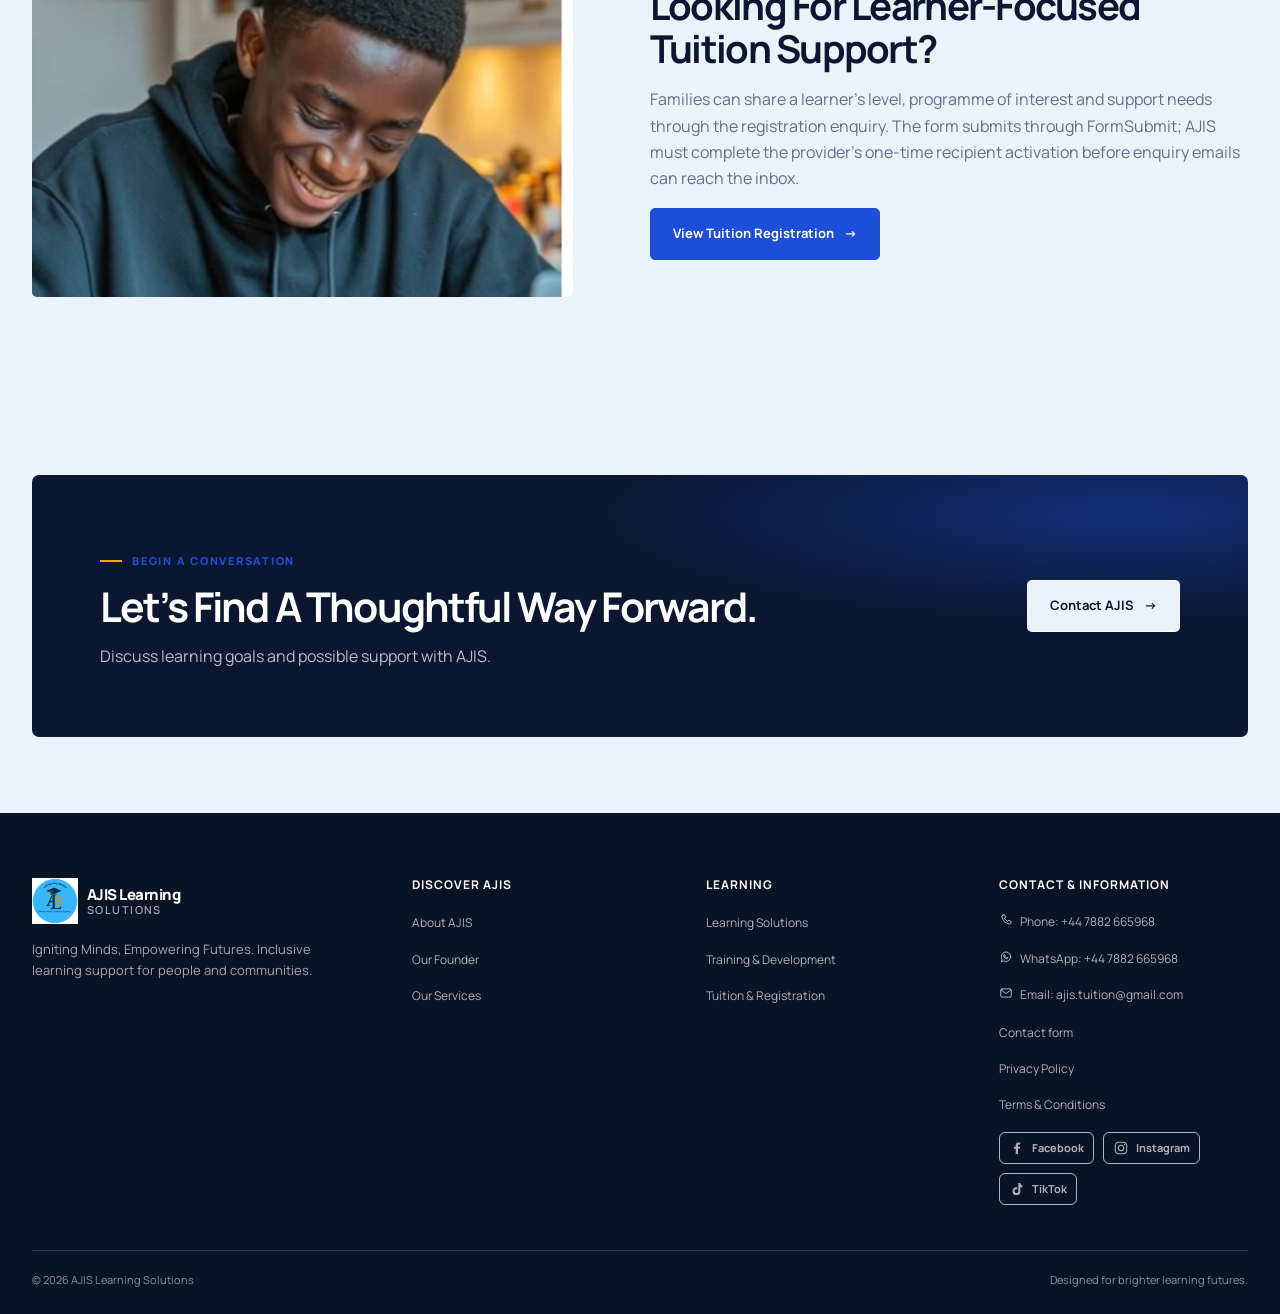
<file: learning-solutions.html>
<!doctype html>
<html lang="en-GB">
  <head>
    <meta charset="utf-8" />
    <meta name="viewport" content="width=device-width, initial-scale=1" />
    <meta name="description" content="Explore AJIS Learning Solutions for educational consultancy, curriculum and learning design, early years, literacy and inclusive learner support." />
    <meta name="theme-color" content="#0b1730" />
    <title>Learning Solutions | AJIS Learning Solutions</title>
    <link rel="preconnect" href="https://fonts.googleapis.com" />
    <link rel="preconnect" href="https://fonts.gstatic.com" crossorigin />
    <link rel="icon" type="image/jpeg" data-image-key="otherWebsiteImages.logo" />
    <link rel="stylesheet" href="styles.css?v=contact-section-20261112-2" />
    <script src="assets/js/image-config.js?v=contact-integration-1" defer></script>
    <script src="script.js?v=faq-assistant-20261112-2" defer></script>
  </head>
  <body>
    <a class="skip-link" href="#main-content">Skip to content</a>
    <header class="site-header"><div class="container navbar">
      <button class="nav-toggle" type="button" aria-label="Open navigation menu" aria-expanded="false"><span class="nav-toggle__icon" aria-hidden="true"><span></span><span></span><span></span></span></button>
      <a class="brand" href="index.html" aria-label="AJIS Learning Solutions home"><img class="brand-logo" data-image-key="otherWebsiteImages.logo" alt="AJIS Learning Solutions logo" /><span class="brand-name"><strong>AJIS Learning</strong><span>Solutions</span></span></a>
      <nav class="main-nav" aria-label="Main navigation" hidden><a href="index.html">Home</a><a href="about.html">About Us</a><a href="services.html">Our Services</a><a href="learning-solutions.html">Learning Solutions</a><a href="training-development.html">Training</a><a href="founder.html">Founder</a><a href="contact.html">Contact</a><a href="tuition-registration.html">Tuition &amp; Registration</a><a class="nav-cta" href="index.html#consultation">Book a Consultation</a></nav>
    </div></header>
    <main id="main-content">
      <section class="page-hero"><div class="container page-hero__layout">
        <div class="page-hero__copy reveal"><nav class="breadcrumb" aria-label="Breadcrumb"><a href="index.html">Home</a><span aria-hidden="true">/</span><a href="services.html">Our Services</a><span aria-hidden="true">/</span><span aria-current="page">Learning Solutions</span></nav><span class="eyebrow">Learning solutions</span><h1>Learning Shaped Around The People It <span class="heading-accent">Serves.</span></h1><p>Educational insight and learner-focused support for families, educators, schools, organisations and communities.</p><a class="btn btn-primary" href="contact.html">Discuss a Learning Goal <span aria-hidden="true">→</span></a></div>
        <div class="page-hero__image reveal"><img src="assets/images/website-updates/WhatsApp Image 2026-11-07 at 11.32.54 PM.jpeg" data-image-key="learningSolutions.learnerActivity" alt="Child drawing at a desk with books and learning materials" fetchpriority="high" /></div>
      </div></section>
      <section class="section"><div class="container split-layout reveal">
        <div class="split-copy"><span class="eyebrow">An adaptable approach</span><h2>Start With The Context. Build Towards Meaningful Learning.</h2><p>AJIS brings educational consultancy, learning design and learner support together to respond to goals and needs. The starting point is a conversation about the people, setting and outcomes involved.</p><p>Support may be relevant to an individual learner, a family, an educational team or a wider learning programme.</p><a class="text-link" href="contact.html">Talk through your needs <span aria-hidden="true">→</span></a></div>
        <div class="split-image"><img src="assets/images/website-updates/classroom-learning-unsplash.jpg" data-image-key="about.learningCommunity" alt="Two learners writing together at a shared table" loading="lazy" /></div>
      </div></section>
      <section class="section section--mist" id="inclusive-learning"><div class="container">
        <div class="section-heading section-heading--stacked reveal"><span class="eyebrow">Areas of support</span><h2>Connected Expertise For Diverse Learning Needs.</h2><p>Explore the focus areas below. Service scope and delivery are discussed and agreed to fit the learner or organisation.</p></div>
        <div class="service-list">
          <article class="service-item reveal"><span class="service-item__number">01</span><div><h2>Educational Consultancy</h2><p>Guidance for families, schools and organisations working through educational questions and opportunities.</p></div><details class="service-item__details"><summary aria-controls="support-details-01" aria-expanded="false"><span>Explore support details</span><span class="service-item__arrow" aria-hidden="true">⌄</span></summary><div id="support-details-01"><ul class="service-item__benefits"><li>Explore context, needs and goals</li><li>Review programme options</li><li>Identify practical next steps</li></ul></div></details></article>
          <article class="service-item reveal"><span class="service-item__number">02</span><div><h2>Curriculum Development</h2><p>Planning and development that connects curriculum aims to relevant content and learning experiences.</p></div><details class="service-item__details"><summary aria-controls="support-details-02" aria-expanded="false"><span>Explore support details</span><span class="service-item__arrow" aria-hidden="true">⌄</span></summary><div id="support-details-02"><ul class="service-item__benefits"><li>Curriculum planning and review</li><li>Learning resources</li><li>Assessment planning</li></ul></div></details></article>
          <article class="service-item reveal"><span class="service-item__number">03</span><div><h2>Learning Design</h2><p>Structured learning experiences with clear aims, purposeful activities and consideration of learner needs.</p></div><details class="service-item__details"><summary aria-controls="support-details-03" aria-expanded="false"><span>Explore support details</span><span class="service-item__arrow" aria-hidden="true">⌄</span></summary><div id="support-details-03"><ul class="service-item__benefits"><li>Session and programme design</li><li>Learning materials</li><li>Outcome-focused activities</li></ul></div></details></article>
          <article class="service-item reveal"><span class="service-item__number">04</span><div><h2>Early Years Education</h2><p>Early learning support designed to nurture curiosity, confidence and strong foundations.</p></div><details class="service-item__details"><summary aria-controls="support-details-04" aria-expanded="false"><span>Explore support details</span><span class="service-item__arrow" aria-hidden="true">⌄</span></summary><div id="support-details-04"><ul class="service-item__benefits"><li>Child-centred experiences</li><li>Early learning activities</li><li>Family and educator collaboration</li></ul></div></details></article>
          <article class="service-item reveal"><span class="service-item__number">05</span><div><h2>Literacy Development</h2><p>Learning support and design that encourage literacy, communication and engagement with reading.</p></div><details class="service-item__details"><summary aria-controls="support-details-05" aria-expanded="false"><span>Explore support details</span><span class="service-item__arrow" aria-hidden="true">⌄</span></summary><div id="support-details-05"><ul class="service-item__benefits"><li>Reading and language activities</li><li>Literacy-focused support</li><li>Family and educator guidance</li></ul></div></details></article>
          <article class="service-item reveal"><span class="service-item__number">06</span><div><h2>SEND &amp; Inclusive Education</h2><p>Approaches that recognise diverse needs, individual strengths and different ways of learning.</p></div><details class="service-item__details"><summary aria-controls="support-details-06" aria-expanded="false"><span>Explore support details</span><span class="service-item__arrow" aria-hidden="true">⌄</span></summary><div id="support-details-06"><ul class="service-item__benefits"><li>Inclusive learning strategies</li><li>Support planning and adaptation</li><li>Home and school collaboration</li></ul></div></details></article>
          <article class="service-item reveal"><span class="service-item__number">07</span><div><h2>Learner Support</h2><p>Individual or group learning support informed by goals, interests and educational context.</p></div><details class="service-item__details"><summary aria-controls="support-details-07" aria-expanded="false"><span>Explore support details</span><span class="service-item__arrow" aria-hidden="true">⌄</span></summary><div id="support-details-07"><ul class="service-item__benefits"><li>Personalised learning support</li><li>Confidence and engagement</li><li>Progress conversations</li></ul></div></details></article>
          <article class="service-item reveal"><span class="service-item__number">08</span><div><h2>Educational Programme Design</h2><p>Programme planning that brings aims, content, activities and learner support into a coherent structure.</p></div><details class="service-item__details"><summary aria-controls="support-details-08" aria-expanded="false"><span>Explore support details</span><span class="service-item__arrow" aria-hidden="true">⌄</span></summary><div id="support-details-08"><ul class="service-item__benefits"><li>Programme framework</li><li>Learning pathways</li><li>Session design and materials</li></ul></div></details></article>
        </div>
      </div></section>
      <section class="section"><div class="container service-feature reveal">
        <div class="service-feature__image"><img class="image-focus-upper" src="assets/images/website-updates/WhatsApp Image 2026-11-07 at 11.31.39 PM.jpeg" data-image-key="learningSolutions.literacyLearning" alt="Teen learner writing in a notebook at a desk" loading="lazy" /></div>
        <div class="service-feature__copy"><span class="eyebrow">Tuition &amp; registration</span><h2>Looking For Learner-Focused Tuition Support?</h2><p>Families can share a learner’s level, programme of interest and support needs through the registration enquiry. The form submits through FormSubmit; AJIS must complete the provider’s one-time recipient activation before enquiry emails can reach the inbox.</p><a class="btn btn-primary" href="tuition-registration.html">View Tuition Registration <span aria-hidden="true">→</span></a></div>
      </div></section>
      <section class="section section--compact"><div class="container cta-panel reveal"><div><span class="eyebrow">Begin a conversation</span><h2>Let’s Find A Thoughtful Way Forward.</h2><p>Discuss learning goals and possible support with AJIS.</p></div><a class="btn btn-light" href="contact.html">Contact AJIS <span aria-hidden="true">→</span></a></div></section>
    </main>
    <footer class="site-footer"><div class="container"><div class="footer-main">
      <div><a class="brand footer-brand" href="index.html"><img class="brand-logo" data-image-key="otherWebsiteImages.logo" alt="AJIS Learning Solutions logo" /><span class="brand-name"><strong>AJIS Learning</strong><span>Solutions</span></span></a><p class="footer-about">Igniting Minds, Empowering Futures. Inclusive learning support for people and communities.</p></div>
      <div class="footer-column"><h2>Discover AJIS</h2><ul><li><a href="about.html">About AJIS</a></li><li><a href="founder.html">Our Founder</a></li><li><a href="services.html">Our Services</a></li></ul></div>
      <div class="footer-column"><h2>Learning</h2><ul><li><a href="learning-solutions.html">Learning Solutions</a></li><li><a href="training-development.html">Training &amp; Development</a></li><li><a href="tuition-registration.html">Tuition &amp; Registration</a></li></ul></div>
      <div class="footer-column"><h2>Contact &amp; Information</h2><ul><li><a class="footer-contact-link" href="tel:+447882665968"><svg class="footer-contact-icon" viewBox="0 0 24 24" aria-hidden="true" focusable="false"><path d="M6.6 3.8 9.5 3l2 4.5-2.1 1.7a15 15 0 0 0 5.4 5.4l1.7-2.1 4.5 2-.8 2.9a2 2 0 0 1-2.1 1.5A16.5 16.5 0 0 1 4.9 6a2 2 0 0 1 1.7-2.2Z" /></svg>Phone: +44 7882 665968</a></li><li><a class="footer-contact-link" href="https://wa.me/447882665968" target="_blank" rel="noopener noreferrer"><svg class="footer-contact-icon" viewBox="0 0 24 24" aria-hidden="true" focusable="false"><path d="M20 11.7a8 8 0 0 1-11.8 7L4 20l1.4-4.1A8 8 0 1 1 20 11.7Z" /><path d="M9 8.5c.3-.6.7-.5 1-.1l.8 1.2c.2.3.1.6-.2.9l-.5.5c.5 1 1.3 1.8 2.4 2.3l.5-.6c.2-.3.5-.3.8-.2l1.3.6c.4.2.5.6.2 1-.5.8-1.3 1.1-2.2.9-2.7-.6-4.8-2.7-5.4-5.2-.2-.6.3-1.1.6-1.3Z" /></svg>WhatsApp: +44 7882 665968</a></li><li><a class="footer-contact-link" href="mailto:ajis.tuition@gmail.com?subject=Enquiry%20%E2%80%94%20AJIS%20Learning%20Solutions"><svg class="footer-contact-icon" viewBox="0 0 24 24" aria-hidden="true" focusable="false"><rect x="3" y="5" width="18" height="14" rx="2" /><path d="m4 7 8 6 8-6" /></svg>Email: ajis.tuition@gmail.com</a></li><li><a href="contact.html">Contact form</a></li><li><a href="privacy.html">Privacy Policy</a></li><li><a href="terms.html">Terms &amp; Conditions</a></li></ul><nav class="footer-social-links" aria-label="AJIS social media"><a href="https://www.facebook.com/share/19p7oLeNVm/" target="_blank" rel="noopener noreferrer" aria-label="AJIS on Facebook" title="Visit AJIS on Facebook"><svg class="social-brand-icon social-brand-icon--facebook" viewBox="0 0 24 24" aria-hidden="true" focusable="false"><path d="M13.5 21v-8h2.7l.4-3h-3.1V8.1c0-.9.3-1.5 1.6-1.5h1.7V3.9c-.3 0-1.3-.1-2.5-.1-2.5 0-4.2 1.5-4.2 4.3V10H7.3v3h2.8v8z" /></svg><span>Facebook</span></a><a href="https://www.instagram.com/ajislearning?dlrf=MThrcDd4b3h5OTBqbg==" target="_blank" rel="noopener noreferrer" aria-label="AJIS on Instagram" title="Visit AJIS on Instagram"><svg class="social-brand-icon social-brand-icon--instagram" viewBox="0 0 24 24" aria-hidden="true" focusable="false"><rect x="3.5" y="3.5" width="17" height="17" rx="5" /><circle cx="12" cy="12" r="4" /><circle class="social-brand-icon__dot" cx="17.5" cy="6.8" r="1" /></svg><span>Instagram</span></a><a href="https://www.tiktok.com/@ajislearning?_r=1&amp;_t=ZN-9B9m23d1sqU" target="_blank" rel="noopener noreferrer" aria-label="AJIS on TikTok" title="Visit AJIS on TikTok"><svg class="social-brand-icon social-brand-icon--tiktok" viewBox="0 0 24 24" aria-hidden="true" focusable="false"><path d="M14 3h3c.2 1.8 1.2 3.2 3 3.8v3.1a9 9 0 0 1-3-.9v6.2a5.8 5.8 0 1 1-5.8-5.8c.4 0 .8 0 1.2.1v3.2a2.8 2.8 0 1 0 1.6 2.5z" /></svg><span>TikTok</span></a></nav></div>
    </div><div class="footer-bottom"><p>© <span data-current-year></span> AJIS Learning Solutions</p><p>Designed for brighter learning futures.</p></div></div></footer>
  </body>
</html>
</file>
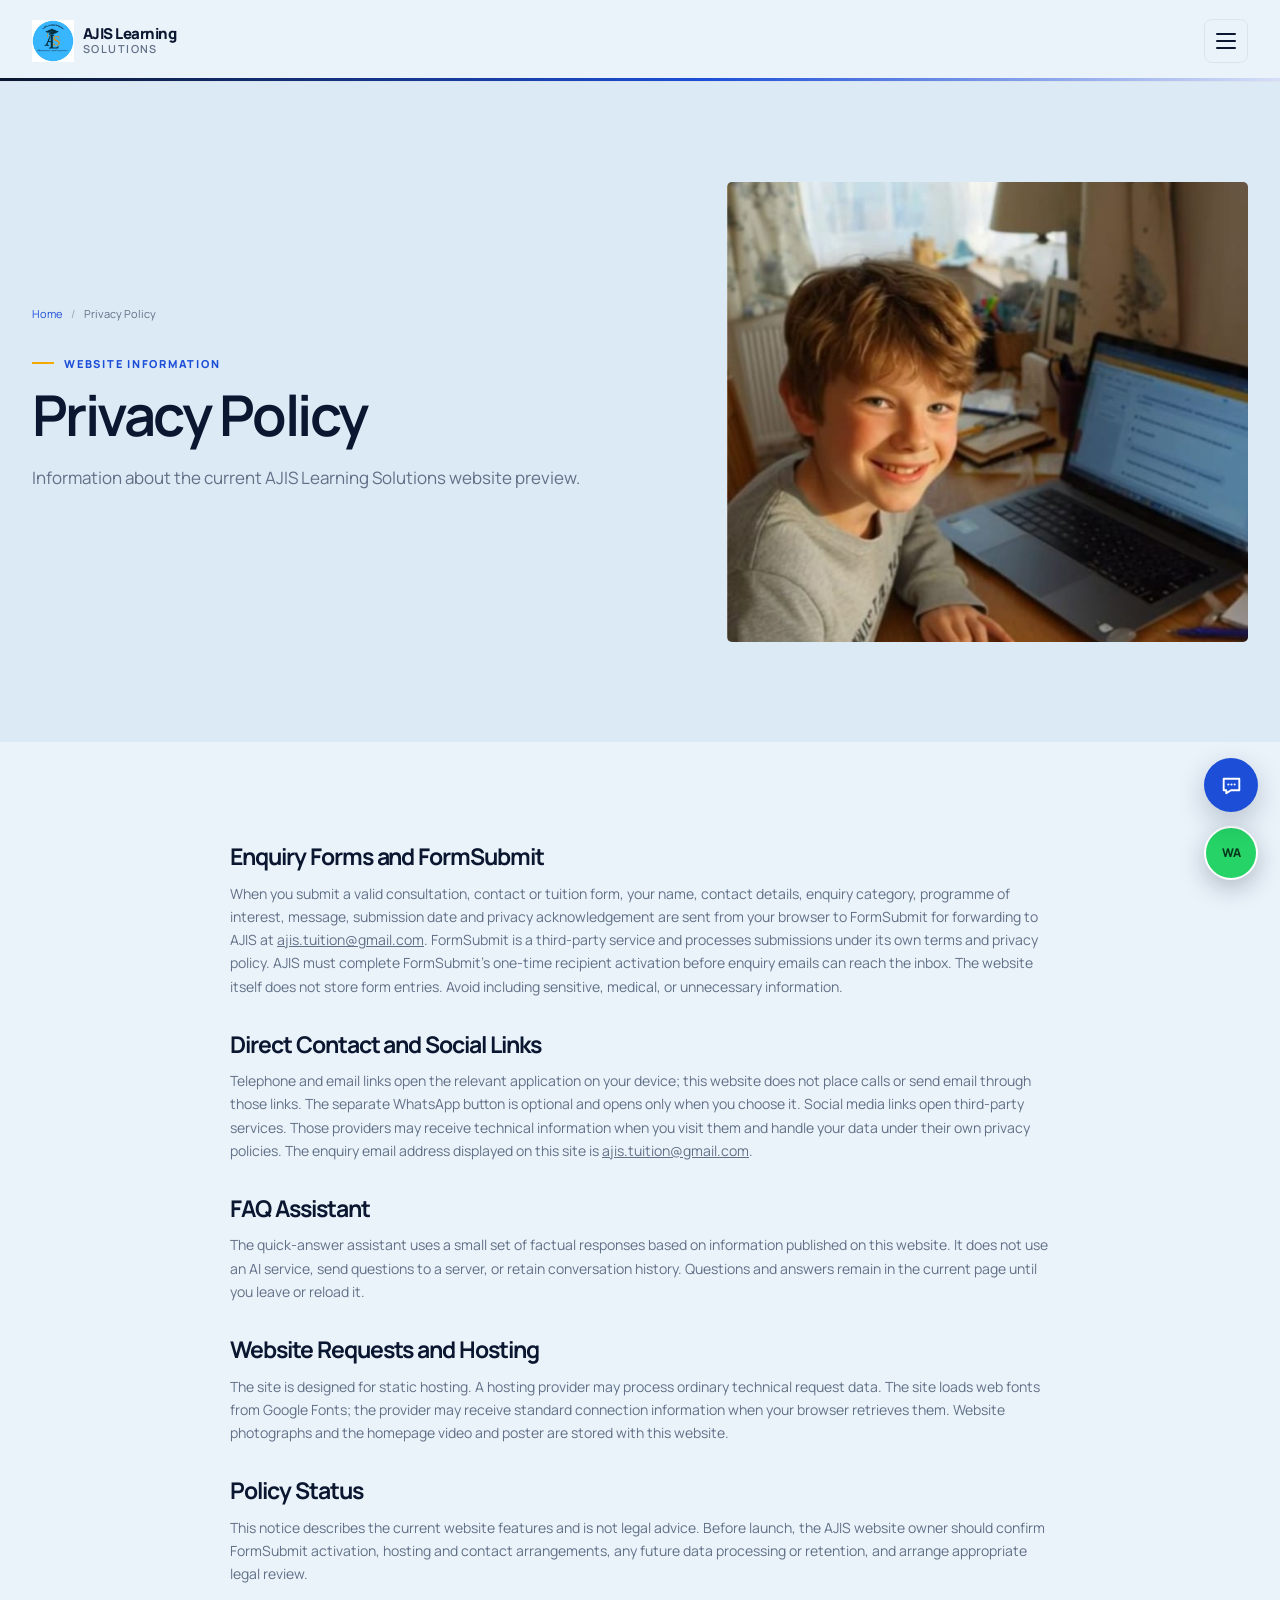
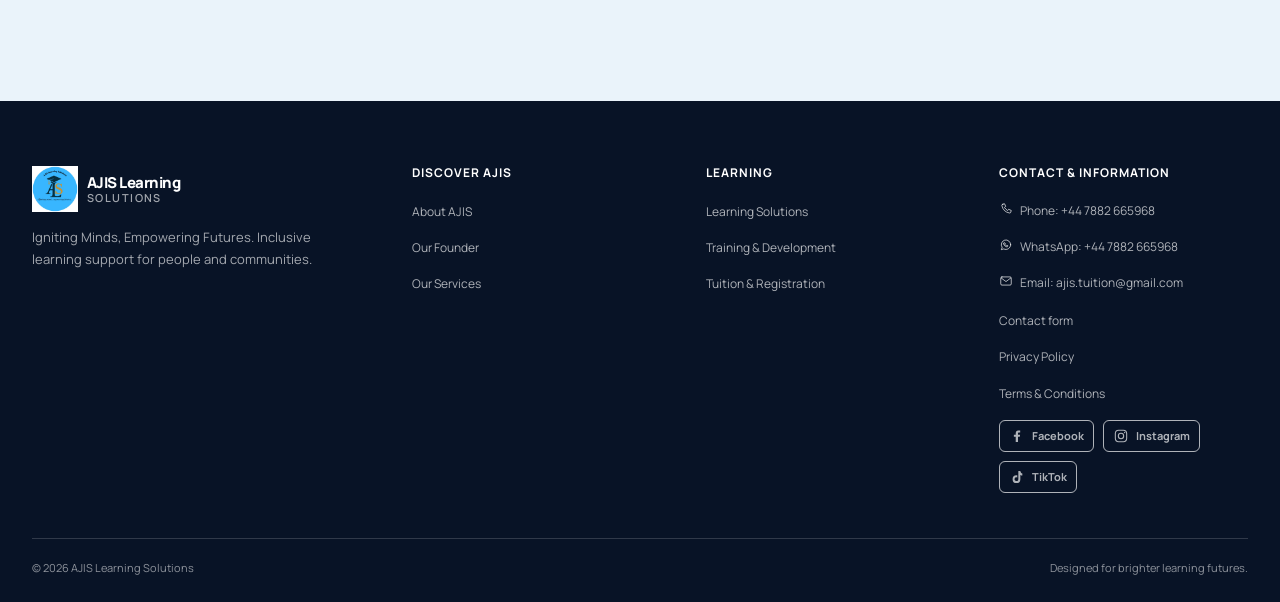
<file: privacy.html>
<!doctype html>
<html lang="en-GB">
  <head>
    <meta charset="utf-8" />
    <meta name="viewport" content="width=device-width, initial-scale=1" />
    <meta name="description" content="Privacy information for AJIS Learning Solutions website forms, FormSubmit, contact links, and local FAQ assistant." />
    <meta name="theme-color" content="#0b1730" />
    <title>Privacy Policy | AJIS Learning Solutions</title>
    <link rel="preconnect" href="https://fonts.googleapis.com" />
    <link rel="preconnect" href="https://fonts.gstatic.com" crossorigin />
    <link rel="icon" type="image/jpeg" data-image-key="otherWebsiteImages.logo" />
    <link rel="stylesheet" href="styles.css?v=contact-section-20261112-2" />
    <script src="assets/js/image-config.js?v=contact-integration-1" defer></script>
    <script src="script.js?v=faq-assistant-20261112-2" defer></script>
  </head>
  <body>
    <a class="skip-link" href="#main-content">Skip to content</a>
    <header class="site-header"><div class="container navbar">
      <button class="nav-toggle" type="button" aria-label="Open navigation menu" aria-expanded="false"><span class="nav-toggle__icon" aria-hidden="true"><span></span><span></span><span></span></span></button>
      <a class="brand" href="index.html" aria-label="AJIS Learning Solutions home"><img class="brand-logo" data-image-key="otherWebsiteImages.logo" alt="AJIS Learning Solutions logo" /><span class="brand-name"><strong>AJIS Learning</strong><span>Solutions</span></span></a>
      <nav class="main-nav" aria-label="Main navigation" hidden><a href="index.html">Home</a><a href="about.html">About Us</a><a href="services.html">Our Services</a><a href="learning-solutions.html">Learning Solutions</a><a href="training-development.html">Training</a><a href="founder.html">Founder</a><a href="contact.html">Contact</a><a href="tuition-registration.html">Tuition &amp; Registration</a><a class="nav-cta" href="index.html#consultation">Book a Consultation</a></nav>
    </div></header>
    <main id="main-content">
      <section class="page-hero"><div class="container page-hero__layout">
        <div class="page-hero__copy reveal"><nav class="breadcrumb" aria-label="Breadcrumb"><a href="index.html">Home</a><span aria-hidden="true">/</span><span aria-current="page">Privacy Policy</span></nav><span class="eyebrow">Website information</span><h1>Privacy Policy</h1><p>Information about the current AJIS Learning Solutions website preview.</p></div>
        <div class="page-hero__image reveal"><img class="image-focus-upper" src="assets/images/website-updates/WhatsApp Image 2026-11-07 at 11.32.26 PM.jpeg" data-image-key="otherWebsiteImages.websiteInformation" alt="Young learner using a laptop beside a notebook" fetchpriority="high" /></div>
      </div></section>
      <section class="section"><article class="container legal-content reveal">
        <h2>Enquiry Forms and FormSubmit</h2>
        <p>When you submit a valid consultation, contact or tuition form, your name, contact details, enquiry category, programme of interest, message, submission date and privacy acknowledgement are sent from your browser to FormSubmit for forwarding to AJIS at <a href="mailto:ajis.tuition@gmail.com?subject=Enquiry%20%E2%80%94%20AJIS%20Learning%20Solutions">ajis.tuition@gmail.com</a>. FormSubmit is a third-party service and processes submissions under its own terms and privacy policy. AJIS must complete FormSubmit’s one-time recipient activation before enquiry emails can reach the inbox. The website itself does not store form entries. Avoid including sensitive, medical, or unnecessary information.</p>
        <h2>Direct Contact and Social Links</h2>
        <p>Telephone and email links open the relevant application on your device; this website does not place calls or send email through those links. The separate WhatsApp button is optional and opens only when you choose it. Social media links open third-party services. Those providers may receive technical information when you visit them and handle your data under their own privacy policies. The enquiry email address displayed on this site is <a href="mailto:ajis.tuition@gmail.com?subject=Enquiry%20%E2%80%94%20AJIS%20Learning%20Solutions">ajis.tuition@gmail.com</a>.</p>
        <h2>FAQ Assistant</h2>
        <p>The quick-answer assistant uses a small set of factual responses based on information published on this website. It does not use an AI service, send questions to a server, or retain conversation history. Questions and answers remain in the current page until you leave or reload it.</p>
        <h2>Website Requests and Hosting</h2>
        <p>The site is designed for static hosting. A hosting provider may process ordinary technical request data. The site loads web fonts from Google Fonts; the provider may receive standard connection information when your browser retrieves them. Website photographs and the homepage video and poster are stored with this website.</p>
        <h2>Policy Status</h2>
        <p>This notice describes the current website features and is not legal advice. Before launch, the AJIS website owner should confirm FormSubmit activation, hosting and contact arrangements, any future data processing or retention, and arrange appropriate legal review.</p>
      </article></section>
    </main>
    <footer class="site-footer"><div class="container"><div class="footer-main">
      <div><a class="brand footer-brand" href="index.html"><img class="brand-logo" data-image-key="otherWebsiteImages.logo" alt="AJIS Learning Solutions logo" /><span class="brand-name"><strong>AJIS Learning</strong><span>Solutions</span></span></a><p class="footer-about">Igniting Minds, Empowering Futures. Inclusive learning support for people and communities.</p></div>
      <div class="footer-column"><h2>Discover AJIS</h2><ul><li><a href="about.html">About AJIS</a></li><li><a href="founder.html">Our Founder</a></li><li><a href="services.html">Our Services</a></li></ul></div>
      <div class="footer-column"><h2>Learning</h2><ul><li><a href="learning-solutions.html">Learning Solutions</a></li><li><a href="training-development.html">Training &amp; Development</a></li><li><a href="tuition-registration.html">Tuition &amp; Registration</a></li></ul></div>
      <div class="footer-column"><h2>Contact &amp; Information</h2><ul><li><a class="footer-contact-link" href="tel:+447882665968"><svg class="footer-contact-icon" viewBox="0 0 24 24" aria-hidden="true" focusable="false"><path d="M6.6 3.8 9.5 3l2 4.5-2.1 1.7a15 15 0 0 0 5.4 5.4l1.7-2.1 4.5 2-.8 2.9a2 2 0 0 1-2.1 1.5A16.5 16.5 0 0 1 4.9 6a2 2 0 0 1 1.7-2.2Z" /></svg>Phone: +44 7882 665968</a></li><li><a class="footer-contact-link" href="https://wa.me/447882665968" target="_blank" rel="noopener noreferrer"><svg class="footer-contact-icon" viewBox="0 0 24 24" aria-hidden="true" focusable="false"><path d="M20 11.7a8 8 0 0 1-11.8 7L4 20l1.4-4.1A8 8 0 1 1 20 11.7Z" /><path d="M9 8.5c.3-.6.7-.5 1-.1l.8 1.2c.2.3.1.6-.2.9l-.5.5c.5 1 1.3 1.8 2.4 2.3l.5-.6c.2-.3.5-.3.8-.2l1.3.6c.4.2.5.6.2 1-.5.8-1.3 1.1-2.2.9-2.7-.6-4.8-2.7-5.4-5.2-.2-.6.3-1.1.6-1.3Z" /></svg>WhatsApp: +44 7882 665968</a></li><li><a class="footer-contact-link" href="mailto:ajis.tuition@gmail.com?subject=Enquiry%20%E2%80%94%20AJIS%20Learning%20Solutions"><svg class="footer-contact-icon" viewBox="0 0 24 24" aria-hidden="true" focusable="false"><rect x="3" y="5" width="18" height="14" rx="2" /><path d="m4 7 8 6 8-6" /></svg>Email: ajis.tuition@gmail.com</a></li><li><a href="contact.html">Contact form</a></li><li><a href="privacy.html">Privacy Policy</a></li><li><a href="terms.html">Terms &amp; Conditions</a></li></ul><nav class="footer-social-links" aria-label="AJIS social media"><a href="https://www.facebook.com/share/19p7oLeNVm/" target="_blank" rel="noopener noreferrer" aria-label="AJIS on Facebook" title="Visit AJIS on Facebook"><svg class="social-brand-icon social-brand-icon--facebook" viewBox="0 0 24 24" aria-hidden="true" focusable="false"><path d="M13.5 21v-8h2.7l.4-3h-3.1V8.1c0-.9.3-1.5 1.6-1.5h1.7V3.9c-.3 0-1.3-.1-2.5-.1-2.5 0-4.2 1.5-4.2 4.3V10H7.3v3h2.8v8z" /></svg><span>Facebook</span></a><a href="https://www.instagram.com/ajislearning?dlrf=MThrcDd4b3h5OTBqbg==" target="_blank" rel="noopener noreferrer" aria-label="AJIS on Instagram" title="Visit AJIS on Instagram"><svg class="social-brand-icon social-brand-icon--instagram" viewBox="0 0 24 24" aria-hidden="true" focusable="false"><rect x="3.5" y="3.5" width="17" height="17" rx="5" /><circle cx="12" cy="12" r="4" /><circle class="social-brand-icon__dot" cx="17.5" cy="6.8" r="1" /></svg><span>Instagram</span></a><a href="https://www.tiktok.com/@ajislearning?_r=1&amp;_t=ZN-9B9m23d1sqU" target="_blank" rel="noopener noreferrer" aria-label="AJIS on TikTok" title="Visit AJIS on TikTok"><svg class="social-brand-icon social-brand-icon--tiktok" viewBox="0 0 24 24" aria-hidden="true" focusable="false"><path d="M14 3h3c.2 1.8 1.2 3.2 3 3.8v3.1a9 9 0 0 1-3-.9v6.2a5.8 5.8 0 1 1-5.8-5.8c.4 0 .8 0 1.2.1v3.2a2.8 2.8 0 1 0 1.6 2.5z" /></svg><span>TikTok</span></a></nav></div>
    </div><div class="footer-bottom"><p>© <span data-current-year></span> AJIS Learning Solutions</p><p>Designed for brighter learning futures.</p></div></div></footer>
  </body>
</html>
</file>
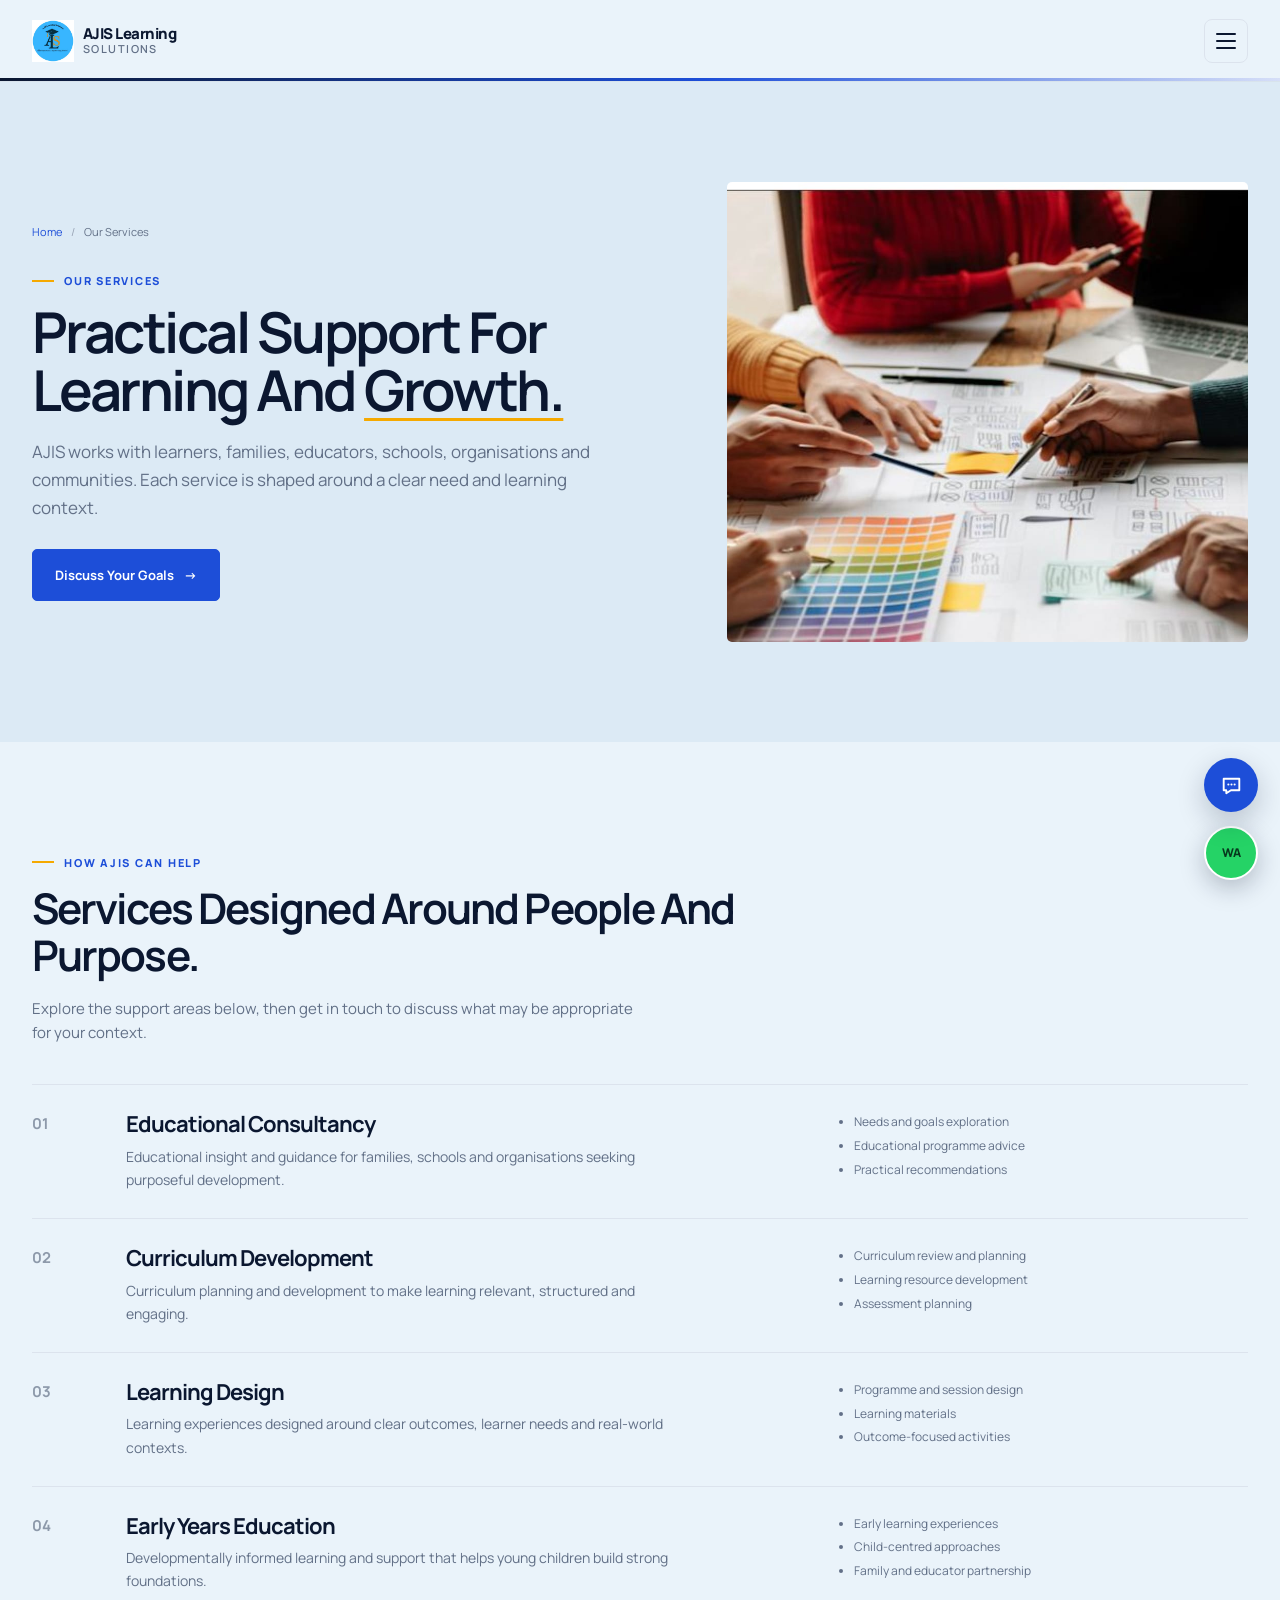
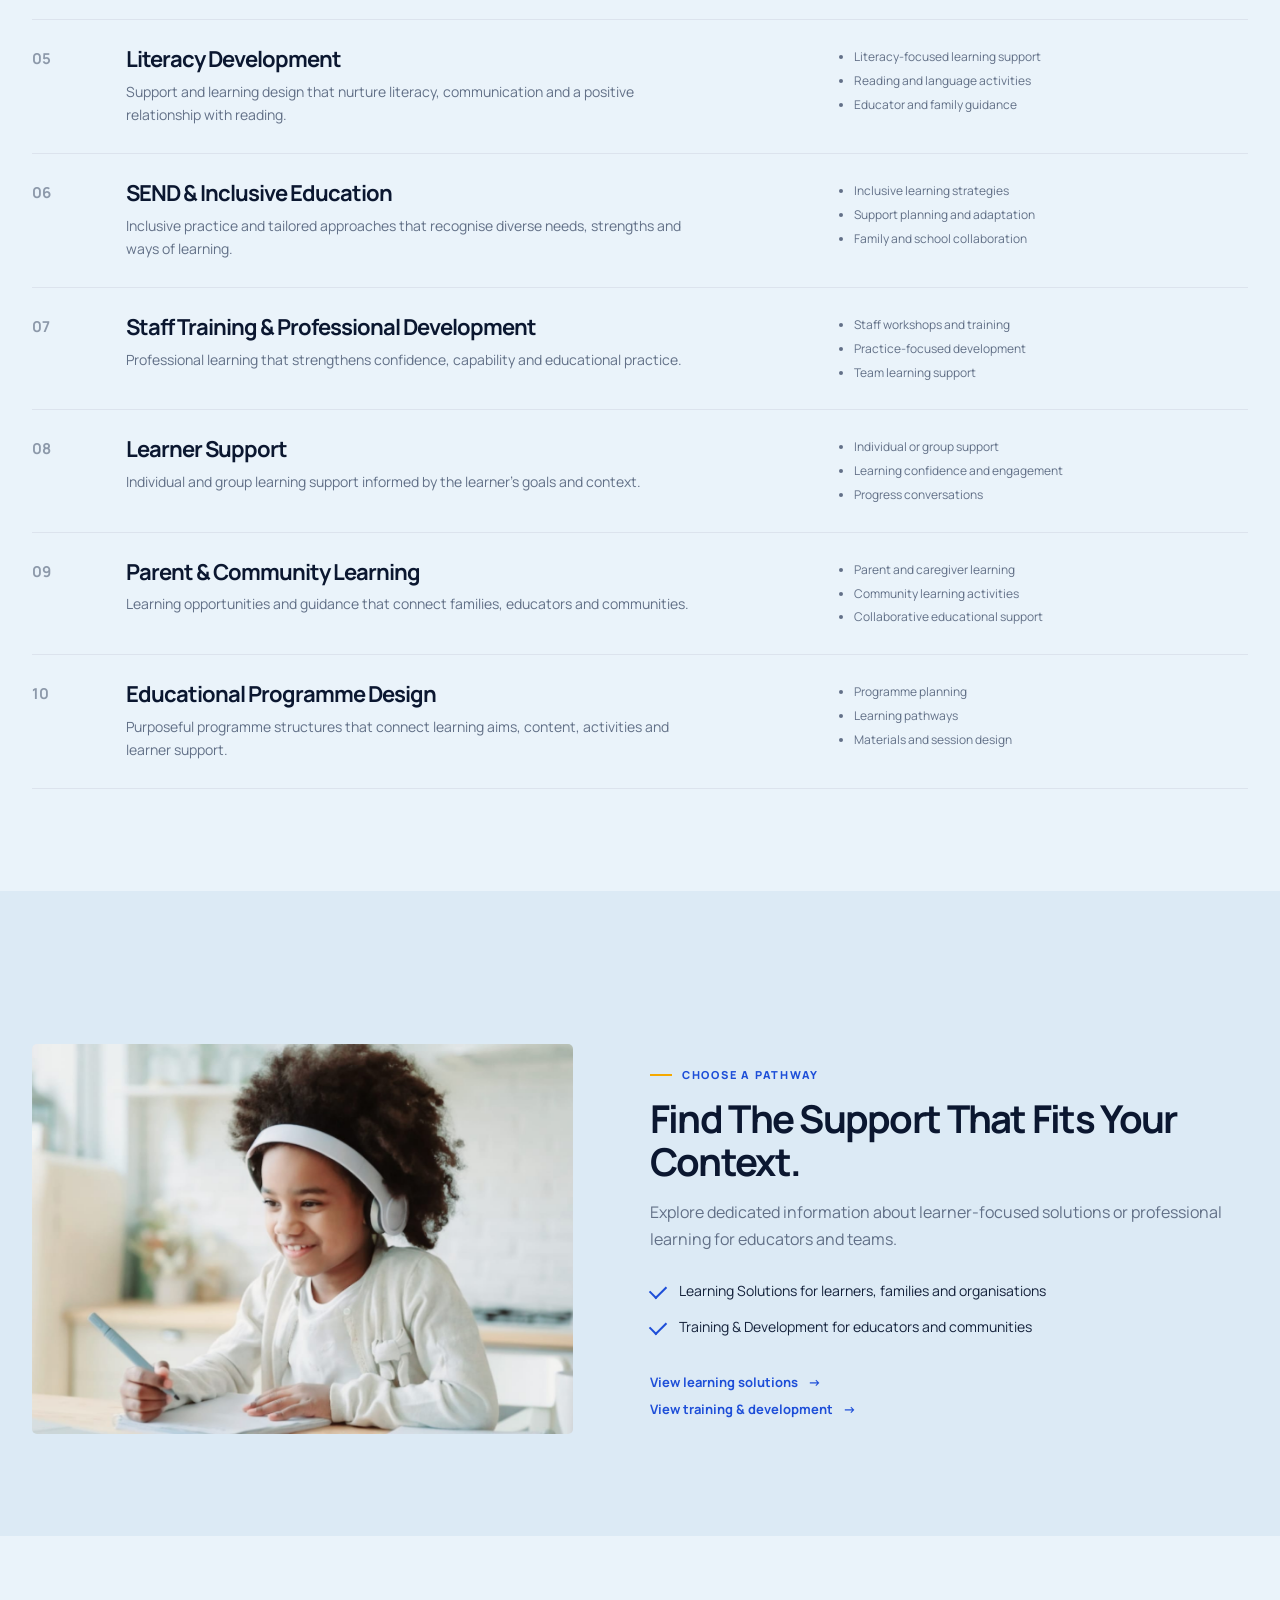
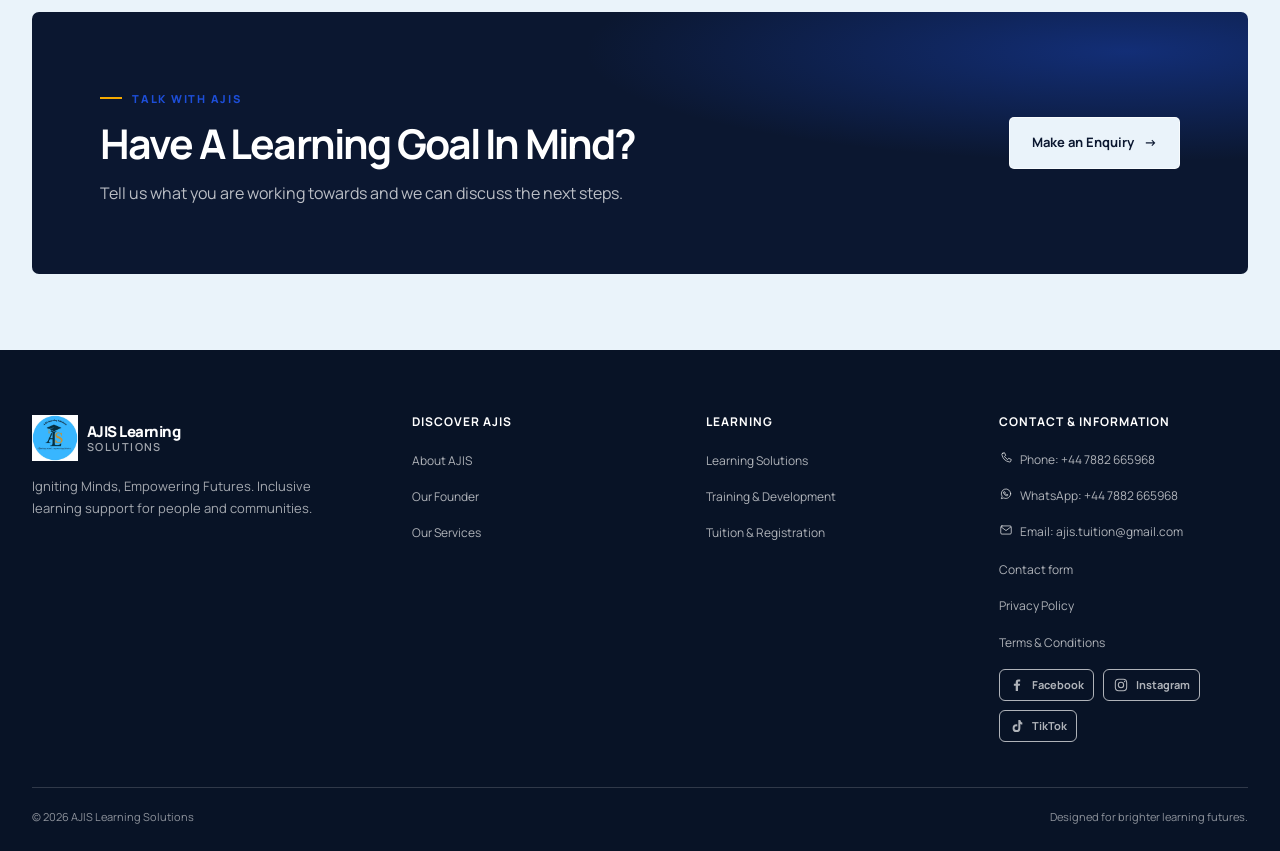
<file: services.html>
<!doctype html>
<html lang="en-GB">
  <head>
    <meta charset="utf-8" />
    <meta name="viewport" content="width=device-width, initial-scale=1" />
    <meta name="description" content="Explore AJIS Learning Solutions services: educational consultancy, curriculum and learning design, inclusive education, tuition and professional development." />
    <meta name="theme-color" content="#0b1730" />
    <title>Our Services | AJIS Learning Solutions</title>
    <link rel="preconnect" href="https://fonts.googleapis.com" />
    <link rel="preconnect" href="https://fonts.gstatic.com" crossorigin />
    <link rel="icon" type="image/jpeg" data-image-key="otherWebsiteImages.logo" />
    <link rel="stylesheet" href="styles.css?v=contact-section-20261112-2" />
    <script src="assets/js/image-config.js?v=contact-integration-1" defer></script>
    <script src="script.js?v=faq-assistant-20261112-2" defer></script>
  </head>
  <body>
    <a class="skip-link" href="#main-content">Skip to content</a>
    <header class="site-header"><div class="container navbar">
      <button class="nav-toggle" type="button" aria-label="Open navigation menu" aria-expanded="false"><span class="nav-toggle__icon" aria-hidden="true"><span></span><span></span><span></span></span></button>
      <a class="brand" href="index.html" aria-label="AJIS Learning Solutions home"><img class="brand-logo" data-image-key="otherWebsiteImages.logo" alt="AJIS Learning Solutions logo" /><span class="brand-name"><strong>AJIS Learning</strong><span>Solutions</span></span></a>
      <nav class="main-nav" aria-label="Main navigation" hidden><a href="index.html">Home</a><a href="about.html">About Us</a><a href="services.html">Our Services</a><a href="learning-solutions.html">Learning Solutions</a><a href="training-development.html">Training</a><a href="founder.html">Founder</a><a href="contact.html">Contact</a><a href="tuition-registration.html">Tuition &amp; Registration</a><a class="nav-cta" href="index.html#consultation">Book a Consultation</a></nav>
    </div></header>
    <main id="main-content">
      <section class="page-hero"><div class="container page-hero__layout">
        <div class="page-hero__copy reveal"><nav class="breadcrumb" aria-label="Breadcrumb"><a href="index.html">Home</a><span aria-hidden="true">/</span><span aria-current="page">Our Services</span></nav><span class="eyebrow">Our services</span><h1>Practical Support For Learning And <span class="heading-accent">Growth.</span></h1><p>AJIS works with learners, families, educators, schools, organisations and communities. Each service is shaped around a clear need and learning context.</p><a class="btn btn-primary" href="index.html#consultation">Discuss Your Goals <span aria-hidden="true">→</span></a></div>
        <div class="page-hero__image reveal"><img src="assets/images/website-updates/WhatsApp Image 2026-11-07 at 11.13.24 PM.jpeg" data-image-key="services.educationalConsultancy" alt="Hands working together on a planning sheet and colour samples" fetchpriority="high" /></div>
      </div></section>
      <section class="section"><div class="container">
        <div class="section-heading section-heading--stacked reveal"><span class="eyebrow">How AJIS can help</span><h2>Services Designed Around People And Purpose.</h2><p>Explore the support areas below, then get in touch to discuss what may be appropriate for your context.</p></div>
        <div class="service-list">
          <article class="service-item reveal"><span class="service-item__number">01</span><div><h2>Educational Consultancy</h2><p>Educational insight and guidance for families, schools and organisations seeking purposeful development.</p></div><ul class="service-item__benefits"><li>Needs and goals exploration</li><li>Educational programme advice</li><li>Practical recommendations</li></ul></article>
          <article class="service-item reveal"><span class="service-item__number">02</span><div><h2>Curriculum Development</h2><p>Curriculum planning and development to make learning relevant, structured and engaging.</p></div><ul class="service-item__benefits"><li>Curriculum review and planning</li><li>Learning resource development</li><li>Assessment planning</li></ul></article>
          <article class="service-item reveal"><span class="service-item__number">03</span><div><h2>Learning Design</h2><p>Learning experiences designed around clear outcomes, learner needs and real-world contexts.</p></div><ul class="service-item__benefits"><li>Programme and session design</li><li>Learning materials</li><li>Outcome-focused activities</li></ul></article>
          <article class="service-item reveal"><span class="service-item__number">04</span><div><h2>Early Years Education</h2><p>Developmentally informed learning and support that helps young children build strong foundations.</p></div><ul class="service-item__benefits"><li>Early learning experiences</li><li>Child-centred approaches</li><li>Family and educator partnership</li></ul></article>
          <article class="service-item reveal"><span class="service-item__number">05</span><div><h2>Literacy Development</h2><p>Support and learning design that nurture literacy, communication and a positive relationship with reading.</p></div><ul class="service-item__benefits"><li>Literacy-focused learning support</li><li>Reading and language activities</li><li>Educator and family guidance</li></ul></article>
          <article class="service-item reveal"><span class="service-item__number">06</span><div><h2>SEND &amp; Inclusive Education</h2><p>Inclusive practice and tailored approaches that recognise diverse needs, strengths and ways of learning.</p></div><ul class="service-item__benefits"><li>Inclusive learning strategies</li><li>Support planning and adaptation</li><li>Family and school collaboration</li></ul></article>
          <article class="service-item reveal"><span class="service-item__number">07</span><div><h2>Staff Training &amp; Professional Development</h2><p>Professional learning that strengthens confidence, capability and educational practice.</p></div><ul class="service-item__benefits"><li>Staff workshops and training</li><li>Practice-focused development</li><li>Team learning support</li></ul></article>
          <article class="service-item reveal"><span class="service-item__number">08</span><div><h2>Learner Support</h2><p>Individual and group learning support informed by the learner’s goals and context.</p></div><ul class="service-item__benefits"><li>Individual or group support</li><li>Learning confidence and engagement</li><li>Progress conversations</li></ul></article>
          <article class="service-item reveal"><span class="service-item__number">09</span><div><h2>Parent &amp; Community Learning</h2><p>Learning opportunities and guidance that connect families, educators and communities.</p></div><ul class="service-item__benefits"><li>Parent and caregiver learning</li><li>Community learning activities</li><li>Collaborative educational support</li></ul></article>
          <article class="service-item reveal"><span class="service-item__number">10</span><div><h2>Educational Programme Design</h2><p>Purposeful programme structures that connect learning aims, content, activities and learner support.</p></div><ul class="service-item__benefits"><li>Programme planning</li><li>Learning pathways</li><li>Materials and session design</li></ul></article>
        </div>
      </div></section>
      <section class="section section--mist"><div class="container service-feature reveal">
        <div class="service-feature__image"><img src="assets/images/website-updates/WhatsApp Image 2026-11-07 at 11.31.12 PM.jpeg" data-image-key="services.inclusiveLearning" alt="Young learner wearing headphones while writing at a desk" loading="lazy" /></div>
        <div class="service-feature__copy"><span class="eyebrow">Choose a pathway</span><h2>Find The Support That Fits Your Context.</h2><p>Explore dedicated information about learner-focused solutions or professional learning for educators and teams.</p><ul class="check-list"><li>Learning Solutions for learners, families and organisations</li><li>Training &amp; Development for educators and communities</li></ul><a class="text-link" href="learning-solutions.html">View learning solutions <span aria-hidden="true">→</span></a><br /><a class="text-link" href="training-development.html">View training &amp; development <span aria-hidden="true">→</span></a></div>
      </div></section>
      <section class="section section--compact"><div class="container cta-panel reveal"><div><span class="eyebrow">Talk with AJIS</span><h2>Have A Learning Goal In Mind?</h2><p>Tell us what you are working towards and we can discuss the next steps.</p></div><a class="btn btn-light" href="contact.html">Make an Enquiry <span aria-hidden="true">→</span></a></div></section>
    </main>
    <footer class="site-footer"><div class="container"><div class="footer-main">
      <div><a class="brand footer-brand" href="index.html"><img class="brand-logo" data-image-key="otherWebsiteImages.logo" alt="AJIS Learning Solutions logo" /><span class="brand-name"><strong>AJIS Learning</strong><span>Solutions</span></span></a><p class="footer-about">Igniting Minds, Empowering Futures. Inclusive learning support for people and communities.</p></div>
      <div class="footer-column"><h2>Discover AJIS</h2><ul><li><a href="about.html">About AJIS</a></li><li><a href="founder.html">Our Founder</a></li><li><a href="services.html">Our Services</a></li></ul></div>
      <div class="footer-column"><h2>Learning</h2><ul><li><a href="learning-solutions.html">Learning Solutions</a></li><li><a href="training-development.html">Training &amp; Development</a></li><li><a href="tuition-registration.html">Tuition &amp; Registration</a></li></ul></div>
      <div class="footer-column"><h2>Contact &amp; Information</h2><ul><li><a class="footer-contact-link" href="tel:+447882665968"><svg class="footer-contact-icon" viewBox="0 0 24 24" aria-hidden="true" focusable="false"><path d="M6.6 3.8 9.5 3l2 4.5-2.1 1.7a15 15 0 0 0 5.4 5.4l1.7-2.1 4.5 2-.8 2.9a2 2 0 0 1-2.1 1.5A16.5 16.5 0 0 1 4.9 6a2 2 0 0 1 1.7-2.2Z" /></svg>Phone: +44 7882 665968</a></li><li><a class="footer-contact-link" href="https://wa.me/447882665968" target="_blank" rel="noopener noreferrer"><svg class="footer-contact-icon" viewBox="0 0 24 24" aria-hidden="true" focusable="false"><path d="M20 11.7a8 8 0 0 1-11.8 7L4 20l1.4-4.1A8 8 0 1 1 20 11.7Z" /><path d="M9 8.5c.3-.6.7-.5 1-.1l.8 1.2c.2.3.1.6-.2.9l-.5.5c.5 1 1.3 1.8 2.4 2.3l.5-.6c.2-.3.5-.3.8-.2l1.3.6c.4.2.5.6.2 1-.5.8-1.3 1.1-2.2.9-2.7-.6-4.8-2.7-5.4-5.2-.2-.6.3-1.1.6-1.3Z" /></svg>WhatsApp: +44 7882 665968</a></li><li><a class="footer-contact-link" href="mailto:ajis.tuition@gmail.com?subject=Enquiry%20%E2%80%94%20AJIS%20Learning%20Solutions"><svg class="footer-contact-icon" viewBox="0 0 24 24" aria-hidden="true" focusable="false"><rect x="3" y="5" width="18" height="14" rx="2" /><path d="m4 7 8 6 8-6" /></svg>Email: ajis.tuition@gmail.com</a></li><li><a href="contact.html">Contact form</a></li><li><a href="privacy.html">Privacy Policy</a></li><li><a href="terms.html">Terms &amp; Conditions</a></li></ul><nav class="footer-social-links" aria-label="AJIS social media"><a href="https://www.facebook.com/share/19p7oLeNVm/" target="_blank" rel="noopener noreferrer" aria-label="AJIS on Facebook" title="Visit AJIS on Facebook"><svg class="social-brand-icon social-brand-icon--facebook" viewBox="0 0 24 24" aria-hidden="true" focusable="false"><path d="M13.5 21v-8h2.7l.4-3h-3.1V8.1c0-.9.3-1.5 1.6-1.5h1.7V3.9c-.3 0-1.3-.1-2.5-.1-2.5 0-4.2 1.5-4.2 4.3V10H7.3v3h2.8v8z" /></svg><span>Facebook</span></a><a href="https://www.instagram.com/ajislearning?dlrf=MThrcDd4b3h5OTBqbg==" target="_blank" rel="noopener noreferrer" aria-label="AJIS on Instagram" title="Visit AJIS on Instagram"><svg class="social-brand-icon social-brand-icon--instagram" viewBox="0 0 24 24" aria-hidden="true" focusable="false"><rect x="3.5" y="3.5" width="17" height="17" rx="5" /><circle cx="12" cy="12" r="4" /><circle class="social-brand-icon__dot" cx="17.5" cy="6.8" r="1" /></svg><span>Instagram</span></a><a href="https://www.tiktok.com/@ajislearning?_r=1&amp;_t=ZN-9B9m23d1sqU" target="_blank" rel="noopener noreferrer" aria-label="AJIS on TikTok" title="Visit AJIS on TikTok"><svg class="social-brand-icon social-brand-icon--tiktok" viewBox="0 0 24 24" aria-hidden="true" focusable="false"><path d="M14 3h3c.2 1.8 1.2 3.2 3 3.8v3.1a9 9 0 0 1-3-.9v6.2a5.8 5.8 0 1 1-5.8-5.8c.4 0 .8 0 1.2.1v3.2a2.8 2.8 0 1 0 1.6 2.5z" /></svg><span>TikTok</span></a></nav></div>
    </div><div class="footer-bottom"><p>© <span data-current-year></span> AJIS Learning Solutions</p><p>Designed for brighter learning futures.</p></div></div></footer>
  </body>
</html>
</file>
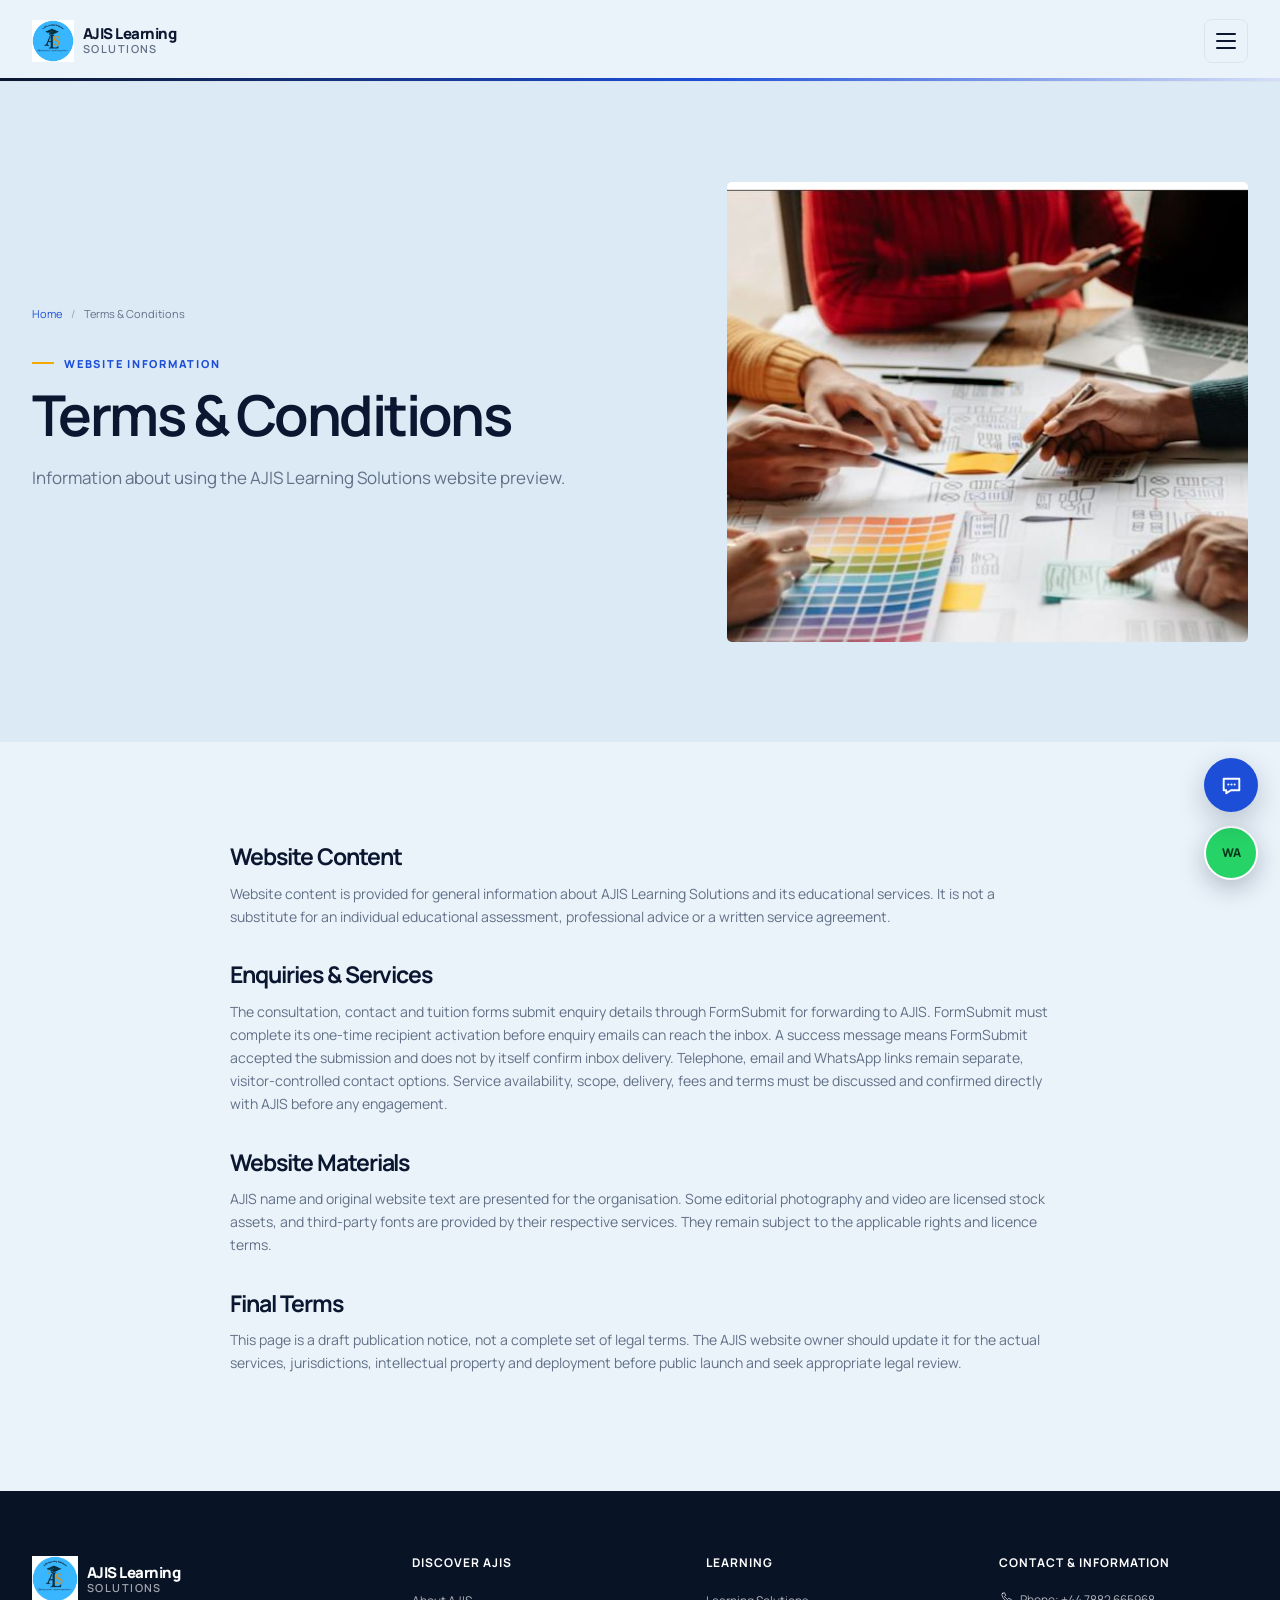
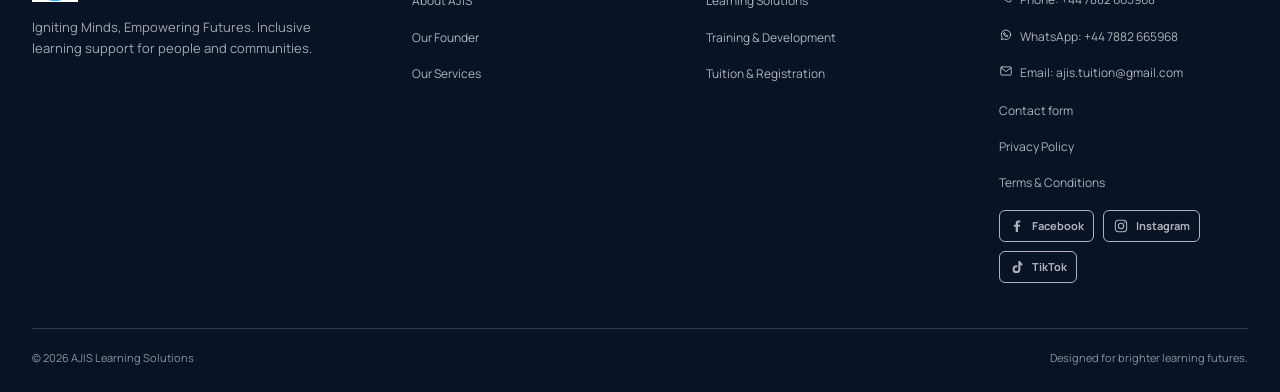
<file: terms.html>
<!doctype html>
<html lang="en-GB">
  <head>
    <meta charset="utf-8" />
    <meta name="viewport" content="width=device-width, initial-scale=1" />
    <meta name="description" content="Terms and conditions information for using the AJIS Learning Solutions website preview." />
    <meta name="theme-color" content="#0b1730" />
    <title>Terms &amp; Conditions | AJIS Learning Solutions</title>
    <link rel="preconnect" href="https://fonts.googleapis.com" />
    <link rel="preconnect" href="https://fonts.gstatic.com" crossorigin />
    <link rel="icon" type="image/jpeg" data-image-key="otherWebsiteImages.logo" />
    <link rel="stylesheet" href="styles.css?v=contact-section-20261112-2" />
    <script src="assets/js/image-config.js?v=contact-integration-1" defer></script>
    <script src="script.js?v=faq-assistant-20261112-2" defer></script>
  </head>
  <body>
    <a class="skip-link" href="#main-content">Skip to content</a>
    <header class="site-header"><div class="container navbar">
      <button class="nav-toggle" type="button" aria-label="Open navigation menu" aria-expanded="false"><span class="nav-toggle__icon" aria-hidden="true"><span></span><span></span><span></span></span></button>
      <a class="brand" href="index.html" aria-label="AJIS Learning Solutions home"><img class="brand-logo" data-image-key="otherWebsiteImages.logo" alt="AJIS Learning Solutions logo" /><span class="brand-name"><strong>AJIS Learning</strong><span>Solutions</span></span></a>
      <nav class="main-nav" aria-label="Main navigation" hidden><a href="index.html">Home</a><a href="about.html">About Us</a><a href="services.html">Our Services</a><a href="learning-solutions.html">Learning Solutions</a><a href="training-development.html">Training</a><a href="founder.html">Founder</a><a href="contact.html">Contact</a><a href="tuition-registration.html">Tuition &amp; Registration</a><a class="nav-cta" href="index.html#consultation">Book a Consultation</a></nav>
    </div></header>
    <main id="main-content">
      <section class="page-hero"><div class="container page-hero__layout">
        <div class="page-hero__copy reveal"><nav class="breadcrumb" aria-label="Breadcrumb"><a href="index.html">Home</a><span aria-hidden="true">/</span><span aria-current="page">Terms &amp; Conditions</span></nav><span class="eyebrow">Website information</span><h1>Terms &amp; Conditions</h1><p>Information about using the AJIS Learning Solutions website preview.</p></div>
        <div class="page-hero__image reveal"><img src="assets/images/website-updates/WhatsApp Image 2026-11-07 at 11.13.24 PM.jpeg" data-image-key="otherWebsiteImages.websiteTerms" alt="Hands working together on a planning sheet and colour samples" fetchpriority="high" /></div>
      </div></section>
      <section class="section"><article class="container legal-content reveal">
        <h2>Website Content</h2>
        <p>Website content is provided for general information about AJIS Learning Solutions and its educational services. It is not a substitute for an individual educational assessment, professional advice or a written service agreement.</p>
        <h2>Enquiries &amp; Services</h2>
        <p>The consultation, contact and tuition forms submit enquiry details through FormSubmit for forwarding to AJIS. FormSubmit must complete its one-time recipient activation before enquiry emails can reach the inbox. A success message means FormSubmit accepted the submission and does not by itself confirm inbox delivery. Telephone, email and WhatsApp links remain separate, visitor-controlled contact options. Service availability, scope, delivery, fees and terms must be discussed and confirmed directly with AJIS before any engagement.</p>
        <h2>Website Materials</h2>
        <p>AJIS name and original website text are presented for the organisation. Some editorial photography and video are licensed stock assets, and third-party fonts are provided by their respective services. They remain subject to the applicable rights and licence terms.</p>
        <h2>Final Terms</h2>
        <p>This page is a draft publication notice, not a complete set of legal terms. The AJIS website owner should update it for the actual services, jurisdictions, intellectual property and deployment before public launch and seek appropriate legal review.</p>
      </article></section>
    </main>
    <footer class="site-footer"><div class="container"><div class="footer-main">
      <div><a class="brand footer-brand" href="index.html"><img class="brand-logo" data-image-key="otherWebsiteImages.logo" alt="AJIS Learning Solutions logo" /><span class="brand-name"><strong>AJIS Learning</strong><span>Solutions</span></span></a><p class="footer-about">Igniting Minds, Empowering Futures. Inclusive learning support for people and communities.</p></div>
      <div class="footer-column"><h2>Discover AJIS</h2><ul><li><a href="about.html">About AJIS</a></li><li><a href="founder.html">Our Founder</a></li><li><a href="services.html">Our Services</a></li></ul></div>
      <div class="footer-column"><h2>Learning</h2><ul><li><a href="learning-solutions.html">Learning Solutions</a></li><li><a href="training-development.html">Training &amp; Development</a></li><li><a href="tuition-registration.html">Tuition &amp; Registration</a></li></ul></div>
      <div class="footer-column"><h2>Contact &amp; Information</h2><ul><li><a class="footer-contact-link" href="tel:+447882665968"><svg class="footer-contact-icon" viewBox="0 0 24 24" aria-hidden="true" focusable="false"><path d="M6.6 3.8 9.5 3l2 4.5-2.1 1.7a15 15 0 0 0 5.4 5.4l1.7-2.1 4.5 2-.8 2.9a2 2 0 0 1-2.1 1.5A16.5 16.5 0 0 1 4.9 6a2 2 0 0 1 1.7-2.2Z" /></svg>Phone: +44 7882 665968</a></li><li><a class="footer-contact-link" href="https://wa.me/447882665968" target="_blank" rel="noopener noreferrer"><svg class="footer-contact-icon" viewBox="0 0 24 24" aria-hidden="true" focusable="false"><path d="M20 11.7a8 8 0 0 1-11.8 7L4 20l1.4-4.1A8 8 0 1 1 20 11.7Z" /><path d="M9 8.5c.3-.6.7-.5 1-.1l.8 1.2c.2.3.1.6-.2.9l-.5.5c.5 1 1.3 1.8 2.4 2.3l.5-.6c.2-.3.5-.3.8-.2l1.3.6c.4.2.5.6.2 1-.5.8-1.3 1.1-2.2.9-2.7-.6-4.8-2.7-5.4-5.2-.2-.6.3-1.1.6-1.3Z" /></svg>WhatsApp: +44 7882 665968</a></li><li><a class="footer-contact-link" href="mailto:ajis.tuition@gmail.com?subject=Enquiry%20%E2%80%94%20AJIS%20Learning%20Solutions"><svg class="footer-contact-icon" viewBox="0 0 24 24" aria-hidden="true" focusable="false"><rect x="3" y="5" width="18" height="14" rx="2" /><path d="m4 7 8 6 8-6" /></svg>Email: ajis.tuition@gmail.com</a></li><li><a href="contact.html">Contact form</a></li><li><a href="privacy.html">Privacy Policy</a></li><li><a href="terms.html">Terms &amp; Conditions</a></li></ul><nav class="footer-social-links" aria-label="AJIS social media"><a href="https://www.facebook.com/share/19p7oLeNVm/" target="_blank" rel="noopener noreferrer" aria-label="AJIS on Facebook" title="Visit AJIS on Facebook"><svg class="social-brand-icon social-brand-icon--facebook" viewBox="0 0 24 24" aria-hidden="true" focusable="false"><path d="M13.5 21v-8h2.7l.4-3h-3.1V8.1c0-.9.3-1.5 1.6-1.5h1.7V3.9c-.3 0-1.3-.1-2.5-.1-2.5 0-4.2 1.5-4.2 4.3V10H7.3v3h2.8v8z" /></svg><span>Facebook</span></a><a href="https://www.instagram.com/ajislearning?dlrf=MThrcDd4b3h5OTBqbg==" target="_blank" rel="noopener noreferrer" aria-label="AJIS on Instagram" title="Visit AJIS on Instagram"><svg class="social-brand-icon social-brand-icon--instagram" viewBox="0 0 24 24" aria-hidden="true" focusable="false"><rect x="3.5" y="3.5" width="17" height="17" rx="5" /><circle cx="12" cy="12" r="4" /><circle class="social-brand-icon__dot" cx="17.5" cy="6.8" r="1" /></svg><span>Instagram</span></a><a href="https://www.tiktok.com/@ajislearning?_r=1&amp;_t=ZN-9B9m23d1sqU" target="_blank" rel="noopener noreferrer" aria-label="AJIS on TikTok" title="Visit AJIS on TikTok"><svg class="social-brand-icon social-brand-icon--tiktok" viewBox="0 0 24 24" aria-hidden="true" focusable="false"><path d="M14 3h3c.2 1.8 1.2 3.2 3 3.8v3.1a9 9 0 0 1-3-.9v6.2a5.8 5.8 0 1 1-5.8-5.8c.4 0 .8 0 1.2.1v3.2a2.8 2.8 0 1 0 1.6 2.5z" /></svg><span>TikTok</span></a></nav></div>
    </div><div class="footer-bottom"><p>© <span data-current-year></span> AJIS Learning Solutions</p><p>Designed for brighter learning futures.</p></div></div></footer>
  </body>
</html>
</file>
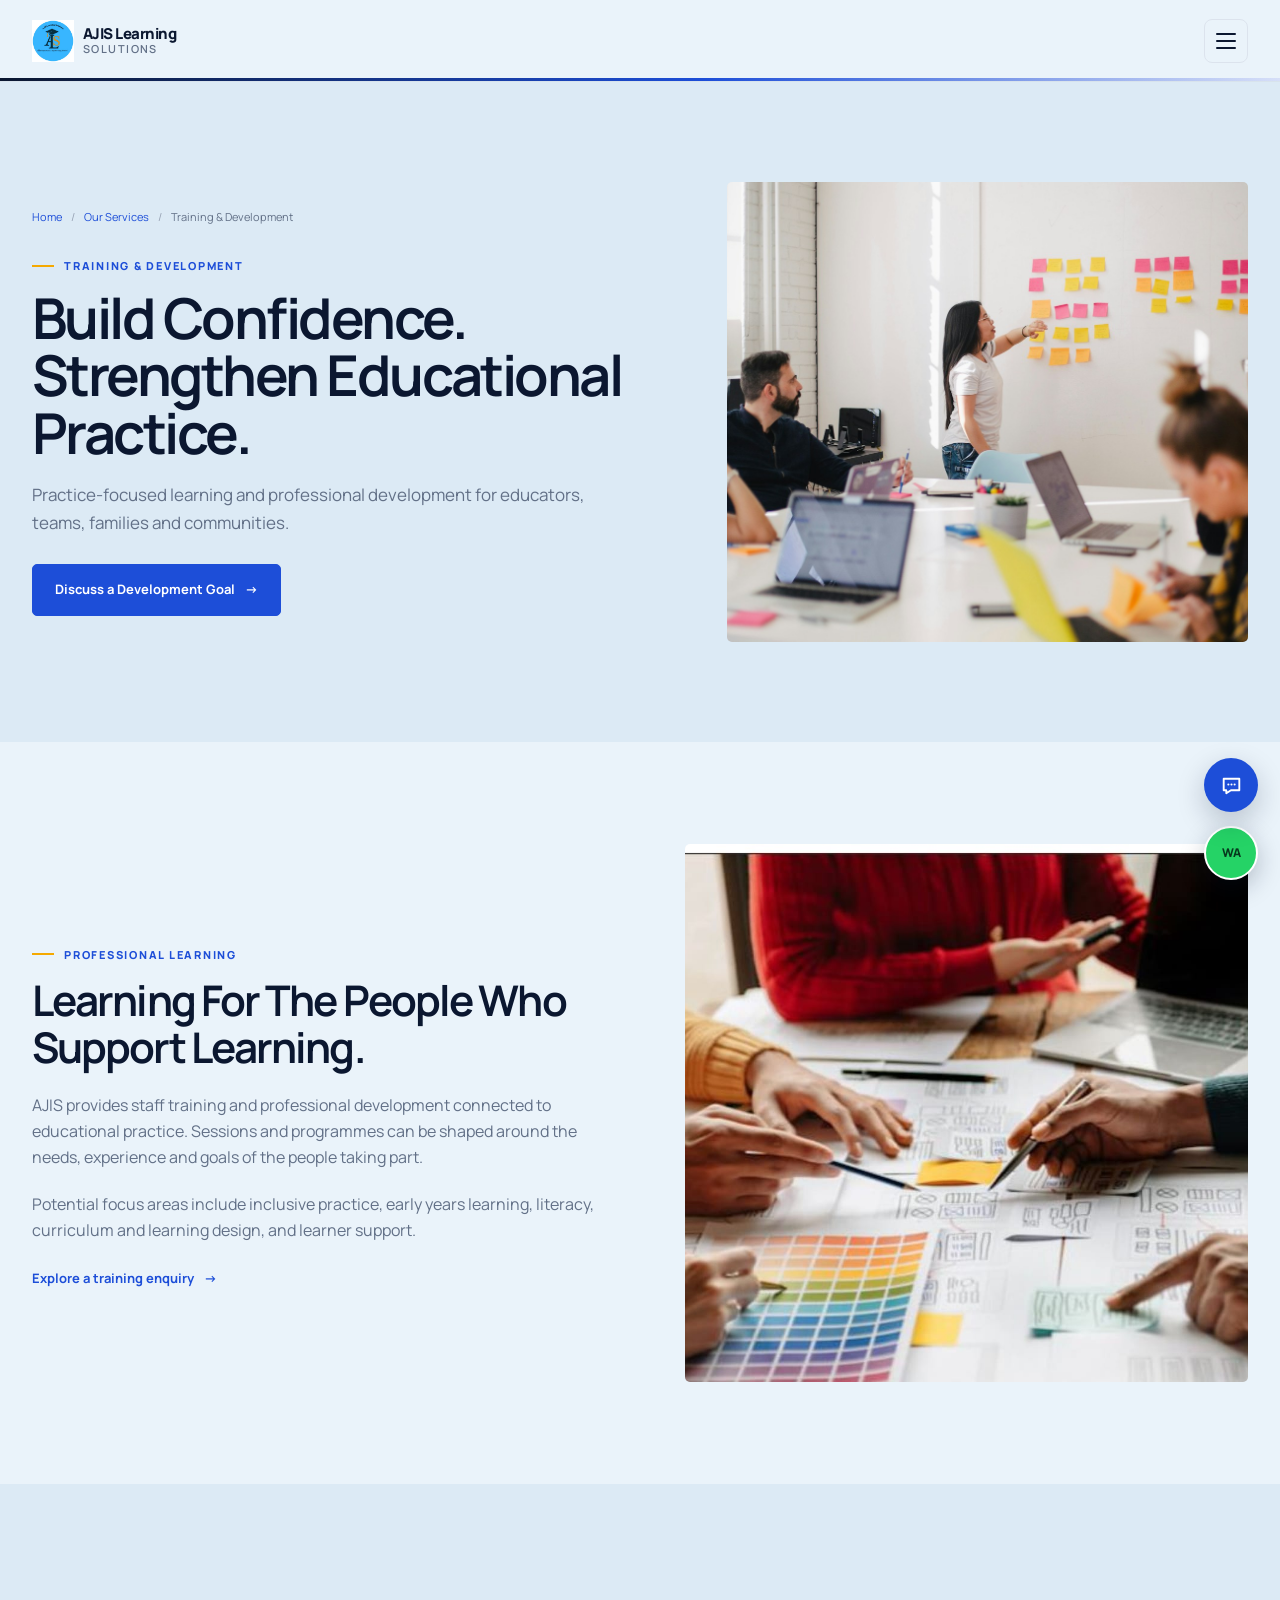
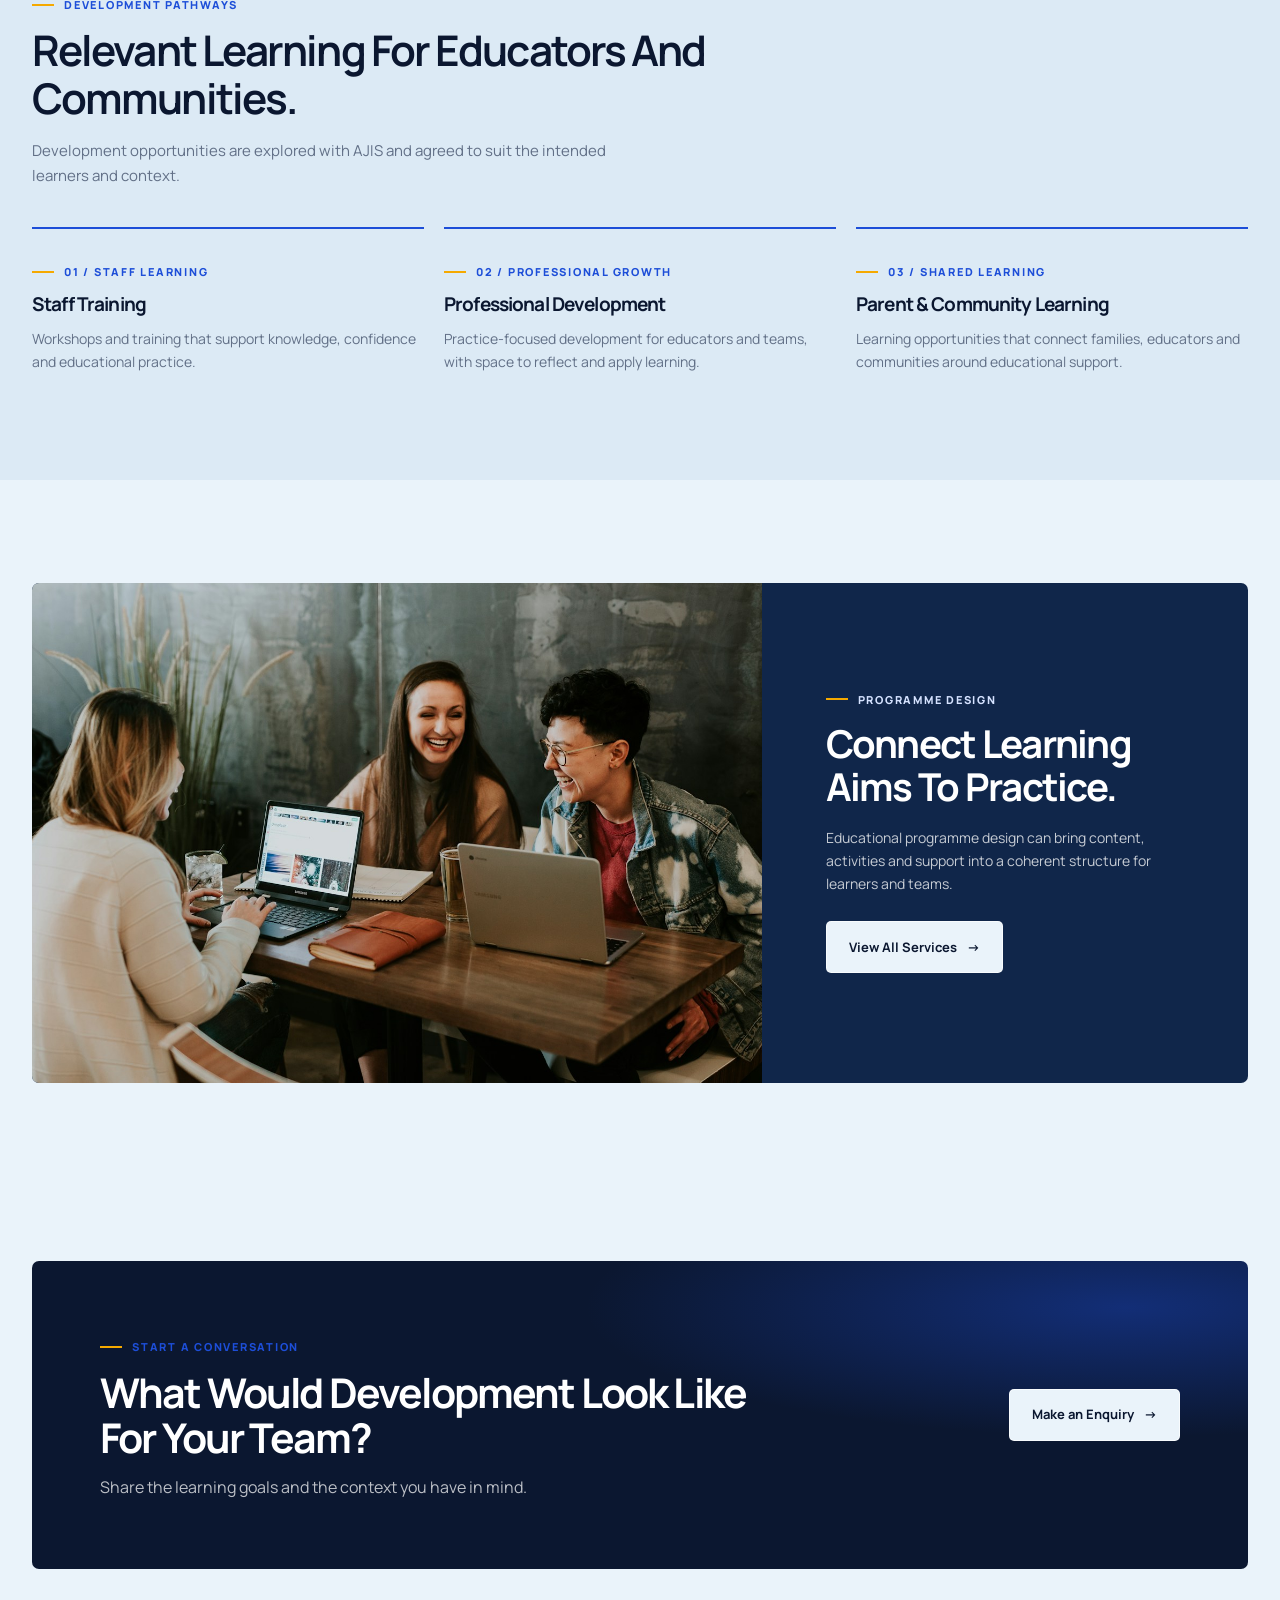
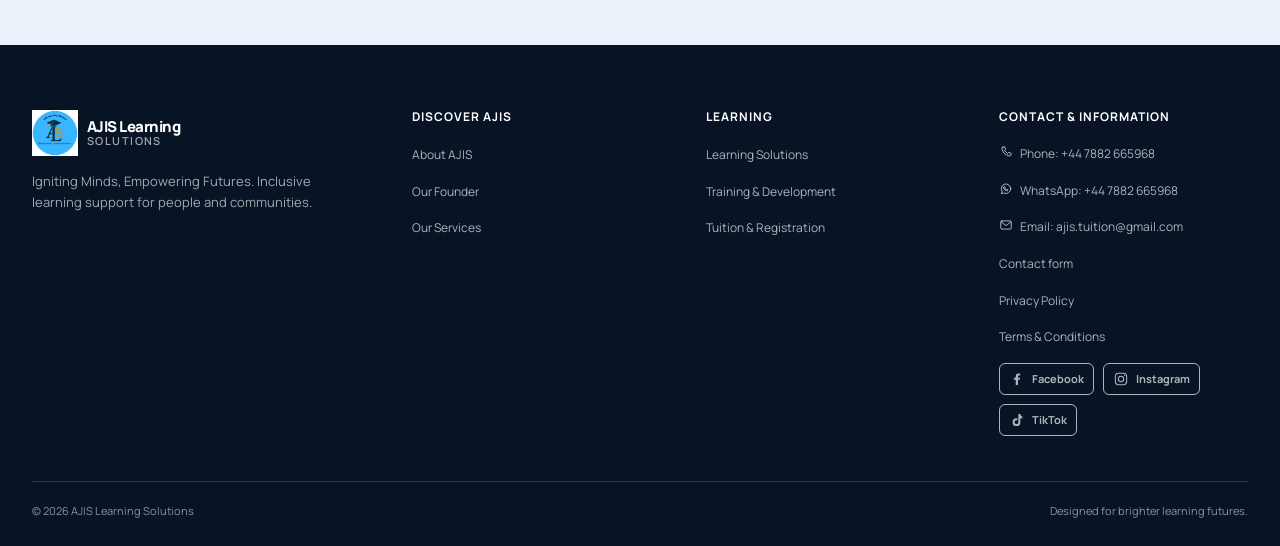
<file: training-development.html>
<!doctype html>
<html lang="en-GB">
  <head>
    <meta charset="utf-8" />
    <meta name="viewport" content="width=device-width, initial-scale=1" />
    <meta name="description" content="AJIS Training and Development offers staff training, professional development and parent and community learning." />
    <meta name="theme-color" content="#0b1730" />
    <title>Training &amp; Development | AJIS Learning Solutions</title>
    <link rel="preconnect" href="https://fonts.googleapis.com" />
    <link rel="preconnect" href="https://fonts.gstatic.com" crossorigin />
    <link rel="icon" type="image/jpeg" data-image-key="otherWebsiteImages.logo" />
    <link rel="stylesheet" href="styles.css?v=contact-section-20261112-2" />
    <script src="assets/js/image-config.js?v=contact-integration-1" defer></script>
    <script src="script.js?v=faq-assistant-20261112-2" defer></script>
  </head>
  <body>
    <a class="skip-link" href="#main-content">Skip to content</a>
    <header class="site-header"><div class="container navbar">
      <button class="nav-toggle" type="button" aria-label="Open navigation menu" aria-expanded="false"><span class="nav-toggle__icon" aria-hidden="true"><span></span><span></span><span></span></span></button>
      <a class="brand" href="index.html" aria-label="AJIS Learning Solutions home"><img class="brand-logo" data-image-key="otherWebsiteImages.logo" alt="AJIS Learning Solutions logo" /><span class="brand-name"><strong>AJIS Learning</strong><span>Solutions</span></span></a>
      <nav class="main-nav" aria-label="Main navigation" hidden><a href="index.html">Home</a><a href="about.html">About Us</a><a href="services.html">Our Services</a><a href="learning-solutions.html">Learning Solutions</a><a href="training-development.html">Training</a><a href="founder.html">Founder</a><a href="contact.html">Contact</a><a href="tuition-registration.html">Tuition &amp; Registration</a><a class="nav-cta" href="index.html#consultation">Book a Consultation</a></nav>
    </div></header>
    <main id="main-content">
      <section class="page-hero"><div class="container page-hero__layout">
        <div class="page-hero__copy reveal"><nav class="breadcrumb" aria-label="Breadcrumb"><a href="index.html">Home</a><span aria-hidden="true">/</span><a href="services.html">Our Services</a><span aria-hidden="true">/</span><span aria-current="page">Training &amp; Development</span></nav><span class="eyebrow">Training &amp; development</span><h1>Build Confidence. Strengthen Educational Practice.</h1><p>Practice-focused learning and professional development for educators, teams, families and communities.</p><a class="btn btn-primary" href="contact.html">Discuss a Development Goal <span aria-hidden="true">→</span></a></div>
        <div class="page-hero__image reveal"><img src="assets/images/website-updates/education-workshop-unsplash.jpg" data-image-key="trainingDevelopment.professionalDevelopment" alt="Facilitator pointing to notes during a group workshop" fetchpriority="high" /></div>
      </div></section>
      <section class="section"><div class="container split-layout reveal">
        <div class="split-copy"><span class="eyebrow">Professional learning</span><h2>Learning For The People Who Support Learning.</h2><p>AJIS provides staff training and professional development connected to educational practice. Sessions and programmes can be shaped around the needs, experience and goals of the people taking part.</p><p>Potential focus areas include inclusive practice, early years learning, literacy, curriculum and learning design, and learner support.</p><a class="text-link" href="contact.html">Explore a training enquiry <span aria-hidden="true">→</span></a></div>
        <div class="split-image"><img src="assets/images/website-updates/WhatsApp Image 2026-11-07 at 11.13.24 PM.jpeg" data-image-key="trainingDevelopment.workshop" alt="Hands working together on a planning sheet and colour samples" loading="lazy" /></div>
      </div></section>
      <section class="section section--mist"><div class="container">
        <div class="section-heading section-heading--stacked reveal"><span class="eyebrow">Development pathways</span><h2>Relevant Learning For Educators And Communities.</h2><p>Development opportunities are explored with AJIS and agreed to suit the intended learners and context.</p></div>
        <div class="values-grid">
          <article class="value-card reveal"><span class="eyebrow">01 / Staff learning</span><h3>Staff Training</h3><p>Workshops and training that support knowledge, confidence and educational practice.</p></article>
          <article class="value-card reveal"><span class="eyebrow">02 / Professional growth</span><h3>Professional Development</h3><p>Practice-focused development for educators and teams, with space to reflect and apply learning.</p></article>
          <article class="value-card reveal"><span class="eyebrow">03 / Shared learning</span><h3>Parent &amp; Community Learning</h3><p>Learning opportunities that connect families, educators and communities around educational support.</p></article>
        </div>
      </div></section>
      <section class="section"><div class="container feature-row reveal">
        <div class="feature-row__image"><img src="assets/images/website-updates/collaborative-learning-unsplash.jpg" data-image-key="trainingDevelopment.communityLearning" alt="Small group sharing ideas around a laptop" loading="lazy" /></div>
        <div class="feature-row__copy"><span class="eyebrow">Programme design</span><h2>Connect Learning Aims To Practice.</h2><p>Educational programme design can bring content, activities and support into a coherent structure for learners and teams.</p><a class="btn btn-light" href="services.html">View All Services <span aria-hidden="true">→</span></a></div>
      </div></section>
      <section class="section section--compact"><div class="container cta-panel reveal"><div><span class="eyebrow">Start a conversation</span><h2>What Would Development Look Like For Your Team?</h2><p>Share the learning goals and the context you have in mind.</p></div><a class="btn btn-light" href="contact.html">Make an Enquiry <span aria-hidden="true">→</span></a></div></section>
    </main>
    <footer class="site-footer"><div class="container"><div class="footer-main">
      <div><a class="brand footer-brand" href="index.html"><img class="brand-logo" data-image-key="otherWebsiteImages.logo" alt="AJIS Learning Solutions logo" /><span class="brand-name"><strong>AJIS Learning</strong><span>Solutions</span></span></a><p class="footer-about">Igniting Minds, Empowering Futures. Inclusive learning support for people and communities.</p></div>
      <div class="footer-column"><h2>Discover AJIS</h2><ul><li><a href="about.html">About AJIS</a></li><li><a href="founder.html">Our Founder</a></li><li><a href="services.html">Our Services</a></li></ul></div>
      <div class="footer-column"><h2>Learning</h2><ul><li><a href="learning-solutions.html">Learning Solutions</a></li><li><a href="training-development.html">Training &amp; Development</a></li><li><a href="tuition-registration.html">Tuition &amp; Registration</a></li></ul></div>
      <div class="footer-column"><h2>Contact &amp; Information</h2><ul><li><a class="footer-contact-link" href="tel:+447882665968"><svg class="footer-contact-icon" viewBox="0 0 24 24" aria-hidden="true" focusable="false"><path d="M6.6 3.8 9.5 3l2 4.5-2.1 1.7a15 15 0 0 0 5.4 5.4l1.7-2.1 4.5 2-.8 2.9a2 2 0 0 1-2.1 1.5A16.5 16.5 0 0 1 4.9 6a2 2 0 0 1 1.7-2.2Z" /></svg>Phone: +44 7882 665968</a></li><li><a class="footer-contact-link" href="https://wa.me/447882665968" target="_blank" rel="noopener noreferrer"><svg class="footer-contact-icon" viewBox="0 0 24 24" aria-hidden="true" focusable="false"><path d="M20 11.7a8 8 0 0 1-11.8 7L4 20l1.4-4.1A8 8 0 1 1 20 11.7Z" /><path d="M9 8.5c.3-.6.7-.5 1-.1l.8 1.2c.2.3.1.6-.2.9l-.5.5c.5 1 1.3 1.8 2.4 2.3l.5-.6c.2-.3.5-.3.8-.2l1.3.6c.4.2.5.6.2 1-.5.8-1.3 1.1-2.2.9-2.7-.6-4.8-2.7-5.4-5.2-.2-.6.3-1.1.6-1.3Z" /></svg>WhatsApp: +44 7882 665968</a></li><li><a class="footer-contact-link" href="mailto:ajis.tuition@gmail.com?subject=Enquiry%20%E2%80%94%20AJIS%20Learning%20Solutions"><svg class="footer-contact-icon" viewBox="0 0 24 24" aria-hidden="true" focusable="false"><rect x="3" y="5" width="18" height="14" rx="2" /><path d="m4 7 8 6 8-6" /></svg>Email: ajis.tuition@gmail.com</a></li><li><a href="contact.html">Contact form</a></li><li><a href="privacy.html">Privacy Policy</a></li><li><a href="terms.html">Terms &amp; Conditions</a></li></ul><nav class="footer-social-links" aria-label="AJIS social media"><a href="https://www.facebook.com/share/19p7oLeNVm/" target="_blank" rel="noopener noreferrer" aria-label="AJIS on Facebook" title="Visit AJIS on Facebook"><svg class="social-brand-icon social-brand-icon--facebook" viewBox="0 0 24 24" aria-hidden="true" focusable="false"><path d="M13.5 21v-8h2.7l.4-3h-3.1V8.1c0-.9.3-1.5 1.6-1.5h1.7V3.9c-.3 0-1.3-.1-2.5-.1-2.5 0-4.2 1.5-4.2 4.3V10H7.3v3h2.8v8z" /></svg><span>Facebook</span></a><a href="https://www.instagram.com/ajislearning?dlrf=MThrcDd4b3h5OTBqbg==" target="_blank" rel="noopener noreferrer" aria-label="AJIS on Instagram" title="Visit AJIS on Instagram"><svg class="social-brand-icon social-brand-icon--instagram" viewBox="0 0 24 24" aria-hidden="true" focusable="false"><rect x="3.5" y="3.5" width="17" height="17" rx="5" /><circle cx="12" cy="12" r="4" /><circle class="social-brand-icon__dot" cx="17.5" cy="6.8" r="1" /></svg><span>Instagram</span></a><a href="https://www.tiktok.com/@ajislearning?_r=1&amp;_t=ZN-9B9m23d1sqU" target="_blank" rel="noopener noreferrer" aria-label="AJIS on TikTok" title="Visit AJIS on TikTok"><svg class="social-brand-icon social-brand-icon--tiktok" viewBox="0 0 24 24" aria-hidden="true" focusable="false"><path d="M14 3h3c.2 1.8 1.2 3.2 3 3.8v3.1a9 9 0 0 1-3-.9v6.2a5.8 5.8 0 1 1-5.8-5.8c.4 0 .8 0 1.2.1v3.2a2.8 2.8 0 1 0 1.6 2.5z" /></svg><span>TikTok</span></a></nav></div>
    </div><div class="footer-bottom"><p>© <span data-current-year></span> AJIS Learning Solutions</p><p>Designed for brighter learning futures.</p></div></div></footer>
  </body>
</html>
</file>
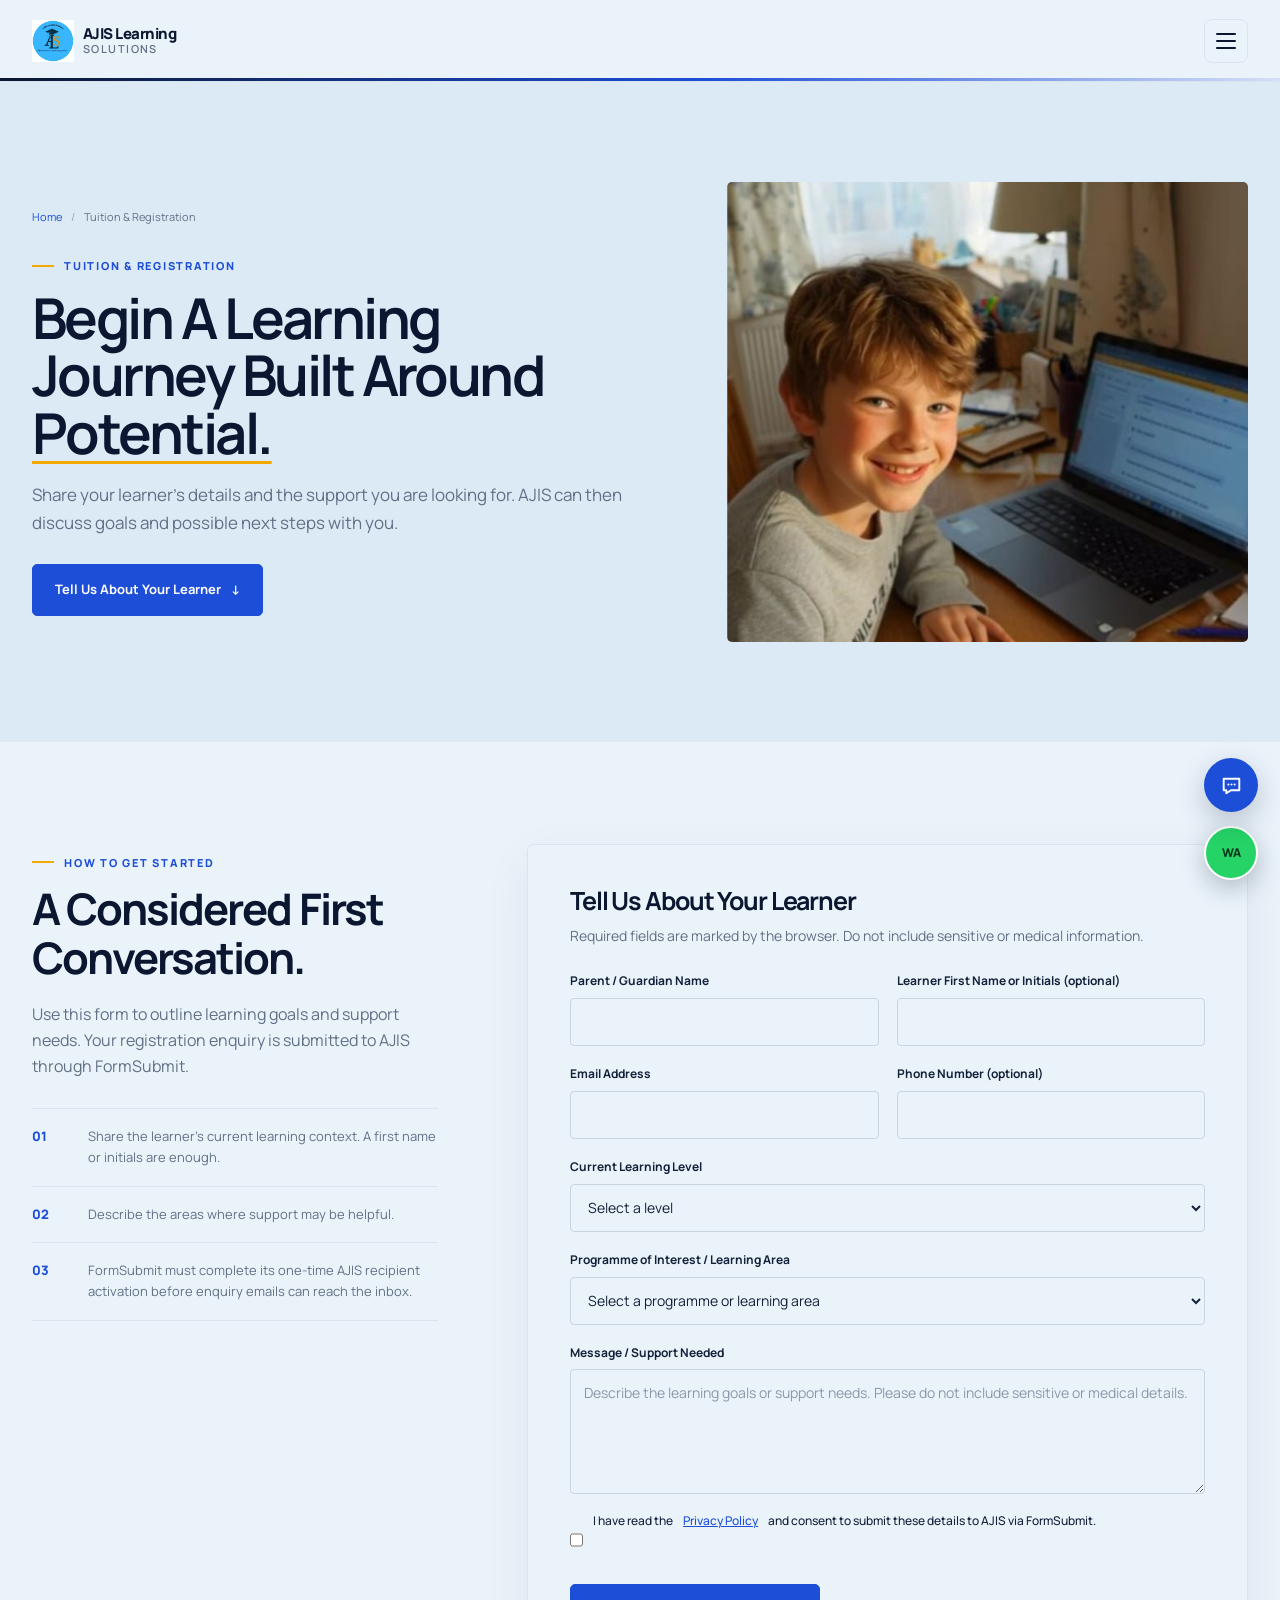
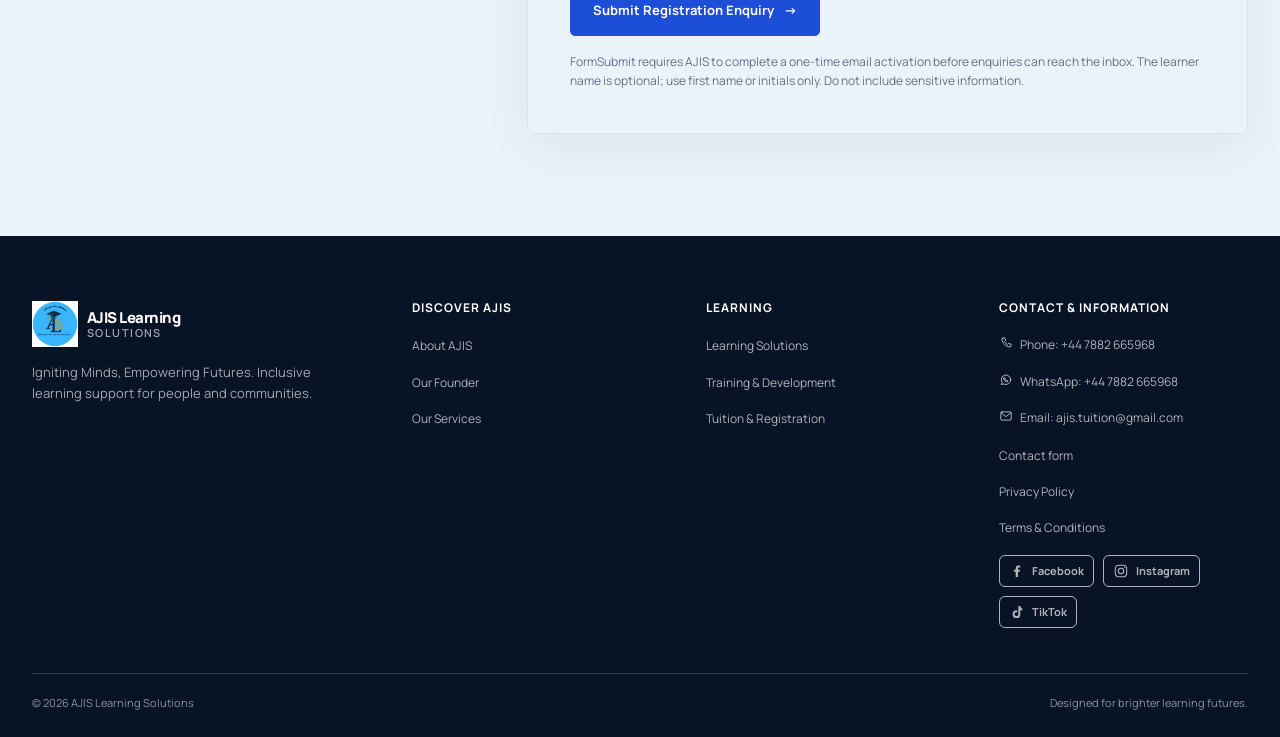
<file: tuition-registration.html>
<!doctype html>
<html lang="en-GB">
  <head>
    <meta charset="utf-8" />
    <meta name="viewport" content="width=device-width, initial-scale=1" />
    <meta name="description" content="Tell AJIS Learning Solutions about your learner and enquire about tuition and educational support." />
    <meta name="theme-color" content="#0b1730" />
    <title>Tuition &amp; Registration | AJIS Learning Solutions</title>
    <link rel="preconnect" href="https://fonts.googleapis.com" />
    <link rel="preconnect" href="https://fonts.gstatic.com" crossorigin />
    <link rel="icon" type="image/jpeg" data-image-key="otherWebsiteImages.logo" />
    <link rel="stylesheet" href="styles.css?v=contact-section-20261112-2" />
    <script src="assets/js/image-config.js?v=contact-integration-1" defer></script>
    <script src="script.js?v=faq-assistant-20261112-2" defer></script>
  </head>
  <body>
    <a class="skip-link" href="#main-content">Skip to content</a>
    <header class="site-header"><div class="container navbar">
      <button class="nav-toggle" type="button" aria-label="Open navigation menu" aria-expanded="false"><span class="nav-toggle__icon" aria-hidden="true"><span></span><span></span><span></span></span></button>
      <a class="brand" href="index.html" aria-label="AJIS Learning Solutions home"><img class="brand-logo" data-image-key="otherWebsiteImages.logo" alt="AJIS Learning Solutions logo" /><span class="brand-name"><strong>AJIS Learning</strong><span>Solutions</span></span></a>
      <nav class="main-nav" aria-label="Main navigation" hidden><a href="index.html">Home</a><a href="about.html">About Us</a><a href="services.html">Our Services</a><a href="learning-solutions.html">Learning Solutions</a><a href="training-development.html">Training</a><a href="founder.html">Founder</a><a href="contact.html">Contact</a><a href="tuition-registration.html">Tuition &amp; Registration</a><a class="nav-cta" href="index.html#consultation">Book a Consultation</a></nav>
    </div></header>
    <main id="main-content">
      <section class="page-hero"><div class="container page-hero__layout">
        <div class="page-hero__copy reveal"><nav class="breadcrumb" aria-label="Breadcrumb"><a href="index.html">Home</a><span aria-hidden="true">/</span><span aria-current="page">Tuition &amp; Registration</span></nav><span class="eyebrow">Tuition &amp; registration</span><h1>Begin A Learning Journey Built Around <span class="heading-accent">Potential.</span></h1><p>Share your learner’s details and the support you are looking for. AJIS can then discuss goals and possible next steps with you.</p><a class="btn btn-primary" href="#registration-form">Tell Us About Your Learner <span aria-hidden="true">↓</span></a></div>
        <div class="page-hero__image reveal"><img class="image-focus-upper" src="assets/images/website-updates/WhatsApp Image 2026-11-07 at 11.32.26 PM.jpeg" data-image-key="tuitionRegistration.tuitionSupport" alt="Young learner using a laptop beside a notebook" fetchpriority="high" /></div>
      </div></section>
      <section class="section"><div class="container consultation-layout">
        <div class="consultation-intro reveal"><span class="eyebrow">How to get started</span><h2>A Considered First Conversation.</h2><p>Use this form to outline learning goals and support needs. Your registration enquiry is submitted to AJIS through FormSubmit.</p>
          <div class="registration-steps">
            <div class="registration-step"><span>01</span><p>Share the learner’s current learning context. A first name or initials are enough.</p></div>
            <div class="registration-step"><span>02</span><p>Describe the areas where support may be helpful.</p></div>
            <div class="registration-step"><span>03</span><p>FormSubmit must complete its one-time AJIS recipient activation before enquiry emails can reach the inbox.</p></div>
          </div>
        </div>
        <div class="form-card reveal" id="registration-form">
          <h2>Tell Us About Your Learner</h2>
          <p class="form-card__intro">Required fields are marked by the browser. Do not include sensitive or medical information.</p>
          <form action="https://formsubmit.co/ajax/ajis.tuition@gmail.com" method="POST" data-enquiry-form>
            <input type="hidden" name="_subject" value="AJIS LEARNING SOLUTIONS — NEW ENQUIRY" />
            <input type="hidden" name="_template" value="table" />
            <input type="hidden" name="enquiry-category" value="Tuition Registration" />
            <input type="hidden" name="submission-date" value="" />
            <div class="form-honeypot" aria-hidden="true"><label for="registration-website">Leave this field empty<input id="registration-website" name="_honey" type="text" tabindex="-1" autocomplete="off" /></label></div>
            <div class="form-grid">
              <div class="field"><label for="parent-name">Parent / Guardian Name</label><input id="parent-name" name="name" type="text" autocomplete="name" required /></div>
              <div class="field"><label for="learner-name">Learner First Name or Initials (optional)</label><input id="learner-name" name="learner-name" type="text" autocomplete="off" /></div>
              <div class="field"><label for="registration-email">Email Address</label><input id="registration-email" name="email" type="email" autocomplete="email" required /></div>
              <div class="field"><label for="registration-phone">Phone Number (optional)</label><input id="registration-phone" name="phone" type="tel" autocomplete="tel" /></div>
              <div class="field field--full"><label for="learning-level">Current Learning Level</label><select id="learning-level" name="learning-level" required><option value="">Select a level</option><option>Early Years</option><option>Primary School</option><option>Secondary School</option><option>University / Tertiary</option><option>Professional Development</option></select></div>
              <div class="field field--full"><label for="learning-area">Programme of Interest / Learning Area</label><select id="learning-area" name="programme-of-interest" required><option value="">Select a programme or learning area</option><option>Early Years Education</option><option>Literacy Development</option><option>Inclusive Education</option><option>Curriculum and Learning Design</option><option>Other Learning Support</option></select></div>
              <div class="field field--full"><label for="support-needed">Message / Support Needed</label><textarea id="support-needed" name="message" placeholder="Describe the learning goals or support needs. Please do not include sensitive or medical details." required></textarea></div>
              <div class="field field--full field--consent"><label for="registration-consent"><input id="registration-consent" name="consent" type="checkbox" value="Yes" required />I have read the <a href="privacy.html">Privacy Policy</a> and consent to submit these details to AJIS via FormSubmit.</label></div>
            </div>
            <div class="form-actions"><button class="btn btn-primary" type="submit">Submit Registration Enquiry <span aria-hidden="true">→</span></button></div>
            <p class="form-note">FormSubmit requires AJIS to complete a one-time email activation before enquiries can reach the inbox. The learner name is optional; use first name or initials only. Do not include sensitive information.</p>
            <p class="form-feedback" role="alert" aria-live="polite" tabindex="-1" hidden></p>
          </form>
        </div>
      </div></section>
    </main>
    <footer class="site-footer"><div class="container"><div class="footer-main">
      <div><a class="brand footer-brand" href="index.html"><img class="brand-logo" data-image-key="otherWebsiteImages.logo" alt="AJIS Learning Solutions logo" /><span class="brand-name"><strong>AJIS Learning</strong><span>Solutions</span></span></a><p class="footer-about">Igniting Minds, Empowering Futures. Inclusive learning support for people and communities.</p></div>
      <div class="footer-column"><h2>Discover AJIS</h2><ul><li><a href="about.html">About AJIS</a></li><li><a href="founder.html">Our Founder</a></li><li><a href="services.html">Our Services</a></li></ul></div>
      <div class="footer-column"><h2>Learning</h2><ul><li><a href="learning-solutions.html">Learning Solutions</a></li><li><a href="training-development.html">Training &amp; Development</a></li><li><a href="tuition-registration.html">Tuition &amp; Registration</a></li></ul></div>
      <div class="footer-column"><h2>Contact &amp; Information</h2><ul><li><a class="footer-contact-link" href="tel:+447882665968"><svg class="footer-contact-icon" viewBox="0 0 24 24" aria-hidden="true" focusable="false"><path d="M6.6 3.8 9.5 3l2 4.5-2.1 1.7a15 15 0 0 0 5.4 5.4l1.7-2.1 4.5 2-.8 2.9a2 2 0 0 1-2.1 1.5A16.5 16.5 0 0 1 4.9 6a2 2 0 0 1 1.7-2.2Z" /></svg>Phone: +44 7882 665968</a></li><li><a class="footer-contact-link" href="https://wa.me/447882665968" target="_blank" rel="noopener noreferrer"><svg class="footer-contact-icon" viewBox="0 0 24 24" aria-hidden="true" focusable="false"><path d="M20 11.7a8 8 0 0 1-11.8 7L4 20l1.4-4.1A8 8 0 1 1 20 11.7Z" /><path d="M9 8.5c.3-.6.7-.5 1-.1l.8 1.2c.2.3.1.6-.2.9l-.5.5c.5 1 1.3 1.8 2.4 2.3l.5-.6c.2-.3.5-.3.8-.2l1.3.6c.4.2.5.6.2 1-.5.8-1.3 1.1-2.2.9-2.7-.6-4.8-2.7-5.4-5.2-.2-.6.3-1.1.6-1.3Z" /></svg>WhatsApp: +44 7882 665968</a></li><li><a class="footer-contact-link" href="mailto:ajis.tuition@gmail.com?subject=Enquiry%20%E2%80%94%20AJIS%20Learning%20Solutions"><svg class="footer-contact-icon" viewBox="0 0 24 24" aria-hidden="true" focusable="false"><rect x="3" y="5" width="18" height="14" rx="2" /><path d="m4 7 8 6 8-6" /></svg>Email: ajis.tuition@gmail.com</a></li><li><a href="contact.html">Contact form</a></li><li><a href="privacy.html">Privacy Policy</a></li><li><a href="terms.html">Terms &amp; Conditions</a></li></ul><nav class="footer-social-links" aria-label="AJIS social media"><a href="https://www.facebook.com/share/19p7oLeNVm/" target="_blank" rel="noopener noreferrer" aria-label="AJIS on Facebook" title="Visit AJIS on Facebook"><svg class="social-brand-icon social-brand-icon--facebook" viewBox="0 0 24 24" aria-hidden="true" focusable="false"><path d="M13.5 21v-8h2.7l.4-3h-3.1V8.1c0-.9.3-1.5 1.6-1.5h1.7V3.9c-.3 0-1.3-.1-2.5-.1-2.5 0-4.2 1.5-4.2 4.3V10H7.3v3h2.8v8z" /></svg><span>Facebook</span></a><a href="https://www.instagram.com/ajislearning?dlrf=MThrcDd4b3h5OTBqbg==" target="_blank" rel="noopener noreferrer" aria-label="AJIS on Instagram" title="Visit AJIS on Instagram"><svg class="social-brand-icon social-brand-icon--instagram" viewBox="0 0 24 24" aria-hidden="true" focusable="false"><rect x="3.5" y="3.5" width="17" height="17" rx="5" /><circle cx="12" cy="12" r="4" /><circle class="social-brand-icon__dot" cx="17.5" cy="6.8" r="1" /></svg><span>Instagram</span></a><a href="https://www.tiktok.com/@ajislearning?_r=1&amp;_t=ZN-9B9m23d1sqU" target="_blank" rel="noopener noreferrer" aria-label="AJIS on TikTok" title="Visit AJIS on TikTok"><svg class="social-brand-icon social-brand-icon--tiktok" viewBox="0 0 24 24" aria-hidden="true" focusable="false"><path d="M14 3h3c.2 1.8 1.2 3.2 3 3.8v3.1a9 9 0 0 1-3-.9v6.2a5.8 5.8 0 1 1-5.8-5.8c.4 0 .8 0 1.2.1v3.2a2.8 2.8 0 1 0 1.6 2.5z" /></svg><span>TikTok</span></a></nav></div>
    </div><div class="footer-bottom"><p>© <span data-current-year></span> AJIS Learning Solutions</p><p>Designed for brighter learning futures.</p></div></div></footer>
  </body>
</html>
</file>
<file: styles.css>
@import url("https://fonts.googleapis.com/css2?family=Manrope:wght@400;500;600;700;800&display=swap");

:root {
  color-scheme: light;
  --navy: #0b1730;
  --blue-dark: #10264a;
  --blue: #1d4ed8;
  --gold: #f5a900;
  --ajis-red: #9b1d36;
  --ink: #14213a;
  --muted: #627087;
  --paper: #fff;
  --background-primary: #EAF3FA;
  --background-secondary: #DCEAF5;
  --surface: var(--background-primary);
  --mist: var(--background-secondary);
  --line: #dce3ed;
  --container: 1220px;
  --header-height: 82px;
  --shadow: 0 24px 70px rgba(11, 23, 48, 0.12);
  font-family: "Manrope", sans-serif;
  font-synthesis: none;
  text-rendering: optimizeLegibility;
}

* {
  box-sizing: border-box;
}

html {
  scroll-behavior: smooth;
  scroll-padding-top: calc(var(--header-height) + 1.5rem);
}

body {
  min-width: 320px;
  margin: 0;
  background: var(--surface);
  color: var(--ink);
  font-size: 16px;
  line-height: 1.65;
}

body,
button,
input,
select,
textarea {
  font-family: "Manrope", sans-serif;
}

img,
video {
  display: block;
  max-width: 100%;
}

img {
  height: auto;
}

a {
  color: inherit;
}

button,
input,
select,
textarea {
  font: inherit;
}

button,
a,
summary,
input,
select,
textarea {
  -webkit-tap-highlight-color: transparent;
}

button:focus-visible,
a:focus-visible,
summary:focus-visible,
input:focus-visible,
select:focus-visible,
textarea:focus-visible {
  outline: 3px solid var(--gold);
  outline-offset: 3px;
}

::selection {
  background: #dbeafe;
  color: var(--navy);
}

.container {
  width: min(var(--container), calc(100% - 64px));
  margin-inline: auto;
}

.skip-link {
  position: fixed;
  z-index: 1000;
  top: 12px;
  left: 12px;
  padding: 10px 16px;
  transform: translateY(-160%);
  border-radius: 6px;
  background: var(--surface);
  color: var(--navy);
  font-weight: 700;
}

.skip-link:focus {
  transform: translateY(0);
}

.site-header {
  position: sticky;
  z-index: 100;
  top: 0;
  height: var(--header-height);
  border-bottom: 1px solid rgba(16, 38, 74, 0.08);
  background: rgba(234, 243, 250, 0.97);
  backdrop-filter: blur(16px);
}

.site-header::after {
  position: absolute;
  z-index: 1;
  right: 0;
  bottom: 0;
  left: 0;
  height: 3px;
  background: linear-gradient(90deg, var(--navy), var(--blue), var(--paper), var(--ajis-red), #151515);
  background-size: 220% 100%;
  content: "";
  pointer-events: none;
  animation: navigation-color-flow 18s linear infinite;
}

@keyframes navigation-color-flow {
  from {
    background-position: 0 50%;
  }
  to {
    background-position: 100% 50%;
  }
}

.navbar {
  display: flex;
  height: 100%;
  align-items: center;
  justify-content: space-between;
  gap: clamp(12px, 1.5vw, 20px);
}

.brand {
  display: inline-flex;
  flex: 0 0 auto;
  align-items: center;
  gap: 11px;
  color: var(--navy);
  text-decoration: none;
}

.brand-logo {
  display: none;
  width: auto;
  max-width: 180px;
  height: 43px;
  object-fit: contain;
  object-position: left center;
}

.brand--has-logo .brand-logo {
  display: block;
}

.brand--has-logo .brand-name {
  display: grid;
}

.brand-name {
  display: grid;
  gap: 1px;
  line-height: 1.05;
}

.brand-name strong {
  font-family: "Manrope", sans-serif;
  font-size: 15px;
  font-weight: 800;
  letter-spacing: -0.035em;
}

.brand-name span {
  color: var(--muted);
  font-size: 11px;
  font-weight: 600;
  letter-spacing: 0.13em;
  text-transform: uppercase;
}

.main-nav {
  display: flex;
  flex: 1 1 auto;
  min-width: 0;
  height: 100%;
  align-items: center;
  justify-content: center;
  gap: clamp(8px, 1vw, 14px);
  white-space: nowrap;
}

.main-nav > a,
.nav-dropdown > summary {
  display: inline-flex;
  min-height: 44px;
  align-items: center;
  gap: 7px;
  border: 0;
  background: transparent;
  color: #273550;
  cursor: pointer;
  font-size: 13px;
  font-weight: 600;
  text-decoration: none;
  white-space: nowrap;
  transition: color 180ms ease;
}

.main-nav > a:hover,
.nav-dropdown > summary:hover,
.main-nav a[aria-current="page"] {
  color: var(--blue);
}

.main-nav > a:not(.nav-cta):hover,
.main-nav > a:not(.nav-cta)[aria-current="page"] {
  text-decoration-color: var(--ajis-red);
  text-decoration-line: underline;
  text-decoration-thickness: 2px;
  text-underline-offset: 6px;
}

.nav-dropdown {
  position: relative;
  flex: 0 0 auto;
  height: 100%;
}

.nav-dropdown > summary {
  list-style: none;
}

.nav-dropdown > summary::-webkit-details-marker {
  display: none;
}

.nav-dropdown > summary::after {
  width: 6px;
  height: 6px;
  transform: translateY(-2px) rotate(45deg);
  border-right: 1.5px solid currentColor;
  border-bottom: 1.5px solid currentColor;
  content: "";
  transition: transform 180ms ease;
}

.nav-dropdown[open] > summary::after {
  transform: translateY(1px) rotate(225deg);
}

.mega-menu {
  position: absolute;
  top: calc(100% - 1px);
  left: 50%;
  display: grid;
  width: min(650px, calc(100vw - 40px));
  grid-template-columns: repeat(3, 1fr);
  gap: 10px;
  padding: 18px;
  transform: translateX(-50%);
  border: 1px solid var(--line);
  border-radius: 0 0 14px 14px;
  background: var(--surface);
  box-shadow: var(--shadow);
}

.mega-menu a {
  display: grid;
  align-content: start;
  gap: 7px;
  min-height: 124px;
  padding: 18px;
  border-radius: 9px;
  color: var(--ink);
  text-decoration: none;
  transition: background-color 180ms ease, transform 180ms ease;
}

.mega-menu a:hover {
  transform: translateY(-2px);
  background: var(--mist);
}

.mega-menu strong {
  font-family: "Manrope", sans-serif;
  font-size: 15px;
}

.mega-menu span {
  color: var(--muted);
  font-size: 12px;
  line-height: 1.55;
}

.nav-cta {
  display: inline-flex;
  flex: 0 0 auto;
  min-height: 44px;
  align-items: center;
  justify-content: center;
  padding: 0 17px;
  border: 1px solid var(--navy);
  border-radius: 5px;
  background: var(--navy);
  color: var(--paper);
  font-size: 12px;
  white-space: nowrap;
  font-weight: 700;
  text-decoration: none;
  transition: background-color 180ms ease, border-color 180ms ease;
}

.nav-cta:hover {
  border-color: var(--blue);
  background: var(--blue);
}

.nav-toggle {
  display: none;
  width: 44px;
  height: 44px;
  align-items: center;
  justify-content: center;
  border: 1px solid var(--line);
  border-radius: 5px;
  background: var(--surface);
  color: var(--navy);
  cursor: pointer;
  font-size: 22px;
}

h1,
h2,
h3,
h4,
p {
  margin-top: 0;
}

h1,
h2,
h3,
h4 {
  color: var(--navy);
  font-family: "Manrope", sans-serif;
  line-height: 1.12;
}

h1,
h2,
h3 {
  letter-spacing: -0.045em;
}

.eyebrow {
  display: inline-flex;
  align-items: center;
  gap: 10px;
  margin-bottom: 15px;
  color: var(--blue);
  font-size: 11px;
  font-weight: 800;
  letter-spacing: 0.16em;
  line-height: 1.4;
  text-transform: uppercase;
}

.eyebrow::before {
  width: 22px;
  height: 2px;
  background: var(--gold);
  content: "";
}

.heading-accent {
  text-decoration-color: var(--gold);
  text-decoration-line: underline;
  text-decoration-skip-ink: none;
  text-decoration-thickness: 3px;
  text-underline-offset: 0.13em;
}

.btn {
  display: inline-flex;
  min-height: 52px;
  align-items: center;
  justify-content: center;
  gap: 10px;
  padding: 0 22px;
  border: 1px solid transparent;
  border-radius: 5px;
  cursor: pointer;
  font-size: 13px;
  font-weight: 700;
  text-decoration: none;
  transition: background-color 180ms ease, color 180ms ease, border-color 180ms ease, transform 180ms ease;
}

.btn:hover {
  transform: translateY(-2px);
}

.btn-primary {
  border-color: var(--blue);
  background: var(--blue);
  color: var(--paper);
}

.btn-primary:hover {
  border-color: #1740b7;
  background: #1740b7;
}

.btn-light {
  border-color: rgba(255, 255, 255, 0.7);
  background: var(--surface);
  color: var(--navy);
}

.btn-light:hover {
  border-color: var(--paper);
  background: #e8eef8;
}

.btn-outline-light {
  border-color: rgba(255, 255, 255, 0.65);
  background: transparent;
  color: var(--paper);
}

.btn-outline-light:hover {
  border-color: var(--paper);
  background: rgba(255, 255, 255, 0.1);
}

.text-link {
  display: inline-flex;
  align-items: center;
  gap: 10px;
  color: var(--blue);
  font-size: 13px;
  font-weight: 700;
  text-decoration: none;
}

.text-link span {
  display: inline-block;
  transition: transform 180ms ease;
}

.text-link:hover span {
  transform: translateX(4px);
}

.hero-video {
  position: relative;
  display: flex;
  min-height: min(760px, calc(100svh - var(--header-height)));
  align-items: center;
  overflow: hidden;
  isolation: isolate;
  background: var(--navy);
  color: var(--paper);
}

.hero-video::before {
  position: absolute;
  z-index: -1;
  inset: 0;
  background: linear-gradient(90deg, rgba(6, 18, 39, 0.88) 0%, rgba(6, 18, 39, 0.68) 46%, rgba(6, 18, 39, 0.35) 100%);
  content: "";
}

.hero-video::after {
  position: absolute;
  z-index: -1;
  inset: auto 0 0;
  height: 30%;
  background: linear-gradient(0deg, rgba(6, 18, 39, 0.45), transparent);
  content: "";
}

.hero-video__media {
  position: absolute;
  z-index: -2;
  inset: 0;
  width: 100%;
  height: 100%;
  opacity: 0;
  object-fit: cover;
  object-position: center 42%;
  transition: opacity 900ms ease;
}

.hero-video__media.is-visible {
  opacity: 1;
}

.hero-video__content {
  width: min(var(--container), calc(100% - 64px));
  margin-inline: auto;
  padding-block: 92px 110px;
}

.hero-video__copy {
  max-width: 800px;
}

.hero-video .eyebrow {
  color: #d8e4ff;
}

.hero-video h1 {
  max-width: 850px;
  margin-bottom: 24px;
  color: var(--paper);
  font-size: clamp(2.8rem, 5.7vw, 4.8rem);
  font-weight: 700;
  letter-spacing: -0.075em;
  line-height: 0.99;
}

.hero-video h1 span {
  color: #dbeafe;
}

.hero-video__copy > p {
  max-width: 640px;
  margin-bottom: 31px;
  color: rgba(255, 255, 255, 0.88);
  font-size: clamp(1rem, 1.65vw, 1.2rem);
  line-height: 1.7;
}

.hero-video__actions {
  display: flex;
  flex-wrap: wrap;
  gap: 12px;
}

.hero-video__note {
  position: absolute;
  right: max(32px, calc((100vw - var(--container)) / 2));
  bottom: 30px;
  color: rgba(255, 255, 255, 0.78);
  font-size: 11px;
  letter-spacing: 0.04em;
}

.video-toggle {
  position: absolute;
  right: max(32px, calc((100vw - var(--container)) / 2));
  bottom: 66px;
  display: inline-flex;
  min-height: 42px;
  align-items: center;
  gap: 9px;
  padding: 0 13px;
  border: 1px solid rgba(255, 255, 255, 0.58);
  border-radius: 4px;
  background: rgba(11, 23, 48, 0.42);
  color: var(--paper);
  cursor: pointer;
  font-size: 11px;
  font-weight: 700;
  backdrop-filter: blur(8px);
}

.video-toggle:hover {
  background: rgba(11, 23, 48, 0.75);
}

.video-toggle__icon {
  font-size: 12px;
}

.section {
  padding-block: clamp(70px, 8vw, 116px);
}

.section--compact {
  padding-block: clamp(48px, 6vw, 76px);
}

.section--mist {
  background: var(--mist);
}

.section--navy {
  background: var(--navy);
  color: var(--paper);
}

.section--navy h2,
.section--navy h3,
.section--navy p {
  color: var(--paper);
}

.intro-section {
  display: grid;
  grid-template-columns: minmax(170px, 0.65fr) minmax(0, 1.7fr);
  gap: 70px;
  align-items: start;
  transition: translate 280ms ease-out;
}

.section--animated-intro {
  overflow-x: clip;
}

.has-js .intro-section.is-visible {
  animation: intro-text-loop 15s cubic-bezier(0.65, 0, 0.35, 1) infinite;
}

.intro-section:hover,
.intro-section:focus-within {
  animation: none;
  translate: 0 0;
}

@keyframes intro-text-loop {
  0%,
  83%,
  100% {
    translate: -110vw 0;
  }
  8%,
  74.67% {
    translate: 0 0;
  }
  82.67% {
    translate: 110vw 0;
  }
}

.intro-section .eyebrow {
  color: var(--ajis-red);
}

.intro-section .eyebrow::before,
.intro-section .eyebrow::after {
  height: 2px;
  background: var(--ajis-red);
  content: "";
}

.intro-section .eyebrow::before {
  width: 28px;
}

.intro-section .eyebrow::after {
  width: clamp(24px, 5vw, 58px);
  opacity: 0.48;
}

.intro-section h2 {
  max-width: 820px;
  margin-bottom: 20px;
  color: var(--ajis-red);
  font-size: clamp(2rem, 3.6vw, 3rem);
  font-weight: 700;
  line-height: 1.13;
}

.intro-section__body {
  max-width: 760px;
}

.intro-section__body p {
  margin-bottom: 22px;
  color: var(--muted);
  font-size: 17px;
}

.intro-section__cta {
  margin-top: 3px;
  border-color: var(--ajis-red);
  background: var(--ajis-red);
  box-shadow: 0 8px 20px rgba(155, 29, 54, 0.16);
  color: var(--paper);
}

.intro-section__cta:hover {
  border-color: #77172b;
  background: #77172b;
}

.section-heading {
  display: flex;
  align-items: end;
  justify-content: space-between;
  gap: 34px;
  margin-bottom: 38px;
}

.section-heading__copy {
  max-width: 680px;
}

.section-heading h2 {
  margin-bottom: 0;
  font-size: clamp(1.9rem, 3.3vw, 2.8rem);
  font-weight: 650;
}

.section-heading p {
  max-width: 480px;
  margin: 0;
  color: var(--muted);
  font-size: 15px;
}

.section-heading--stacked {
  display: block;
  max-width: 720px;
}

.section-heading--stacked h2 {
  margin-bottom: 17px;
}

.section-heading--stacked p {
  max-width: 620px;
}

.photo-grid {
  display: grid;
  grid-template-columns: repeat(3, minmax(0, 1fr));
  gap: 22px;
}

.photo-card {
  display: flex;
  min-height: 440px;
  flex-direction: column;
  overflow: hidden;
  border: 1px solid rgba(11, 23, 48, 0.09);
  border-radius: 7px;
  background: var(--surface);
}

.photo-card__image {
  position: relative;
  height: 260px;
  overflow: hidden;
  background: #cbd6e6;
}

.photo-card__image img,
.split-image img,
.page-hero__image img,
.feature-image img {
  width: 100%;
  height: 100%;
  object-fit: cover;
  transition: transform 500ms cubic-bezier(0.2, 0.75, 0.25, 1);
}

.photo-card:hover .photo-card__image img,
.feature-image:hover img {
  transform: scale(1.035);
}

.photo-card__body {
  display: grid;
  flex: 1;
  align-content: start;
  gap: 13px;
  padding: 24px 25px 26px;
}

.photo-card__body .eyebrow {
  margin-bottom: 0;
}

.photo-card h3 {
  margin: 0;
  font-size: 22px;
  font-weight: 650;
}

.photo-card p {
  margin: 0;
  color: var(--muted);
  font-size: 14px;
}

.photo-card .text-link {
  align-self: end;
  margin-top: 5px;
}

.split-layout {
  display: grid;
  grid-template-columns: minmax(0, 1fr) minmax(0, 1fr);
  gap: clamp(40px, 7vw, 100px);
  align-items: center;
}

.split-layout--reverse > :first-child {
  order: 2;
}

.split-layout--reverse > :last-child {
  order: 1;
}

.split-copy h2,
.feature-copy h2 {
  margin-bottom: 20px;
  font-size: clamp(1.9rem, 3.3vw, 2.8rem);
  font-weight: 650;
}

.split-copy > p,
.feature-copy > p {
  margin-bottom: 20px;
  color: var(--muted);
  font-size: 16px;
}

.split-image {
  height: clamp(360px, 42vw, 560px);
  overflow: hidden;
  border-radius: 5px;
  background: #d7e0ec;
}

.split-image img {
  object-position: center;
}

.check-list {
  display: grid;
  gap: 13px;
  margin: 27px 0 30px;
  padding: 0;
  list-style: none;
}

.check-list li {
  position: relative;
  padding-left: 29px;
  color: var(--ink);
  font-size: 14px;
}

.check-list li::before {
  position: absolute;
  top: 0.45em;
  left: 0;
  width: 14px;
  height: 8px;
  transform: rotate(-45deg);
  border-bottom: 2px solid var(--blue);
  border-left: 2px solid var(--blue);
  content: "";
}

.why-band {
  display: grid;
  grid-template-columns: 1.05fr 1fr;
  gap: clamp(40px, 6vw, 82px);
  align-items: center;
}

.why-band__copy h2 {
  max-width: 560px;
  margin-bottom: 20px;
  font-size: clamp(2rem, 3.6vw, 3rem);
  font-weight: 650;
}

.why-band__copy > p {
  max-width: 520px;
  color: rgba(255, 255, 255, 0.75);
  font-size: 15px;
}

.why-points {
  display: grid;
  grid-template-columns: repeat(2, 1fr);
  gap: 0 30px;
}

.why-point {
  padding: 20px 0;
  border-top: 1px solid rgba(255, 255, 255, 0.2);
}

.why-point strong {
  display: block;
  margin-bottom: 6px;
  color: var(--paper);
  font-family: "Manrope", sans-serif;
  font-size: 15px;
}

.why-point span {
  color: rgba(255, 255, 255, 0.68);
  font-size: 13px;
  line-height: 1.55;
}

.feature-row {
  display: grid;
  grid-template-columns: minmax(0, 1.2fr) minmax(0, 0.8fr);
  min-height: 500px;
  overflow: hidden;
  border-radius: 7px;
  background: var(--blue-dark);
}

.feature-row__image {
  min-height: 460px;
  overflow: hidden;
  background: #cbd6e6;
}

.feature-row__image img {
  width: 100%;
  height: 100%;
  object-fit: cover;
}

.feature-row__copy {
  display: flex;
  flex-direction: column;
  align-items: start;
  justify-content: center;
  padding: clamp(34px, 5vw, 70px);
  color: var(--paper);
}

.feature-row__copy .eyebrow {
  color: #d5e2ff;
}

.feature-row__copy h2 {
  margin-bottom: 18px;
  color: var(--paper);
  font-size: clamp(1.8rem, 3vw, 2.5rem);
}

.feature-row__copy p {
  margin-bottom: 26px;
  color: rgba(255, 255, 255, 0.76);
  font-size: 14px;
}

.founder-preview {
  display: grid;
  grid-template-columns: minmax(260px, 0.75fr) minmax(0, 1.25fr);
  gap: clamp(38px, 7vw, 100px);
  align-items: center;
}

.founder-placeholder {
  display: flex;
  min-height: 460px;
  flex-direction: column;
  align-items: center;
  justify-content: center;
  gap: 16px;
  padding: 35px;
  background:
    radial-gradient(ellipse at 70% 22%, rgba(29, 78, 216, 0.25), transparent 34%),
    linear-gradient(145deg, #10264a, #0b1730 68%);
  color: var(--paper);
  text-align: center;
}

.founder-image-slot {
  position: relative;
  min-height: 460px;
  overflow: hidden;
  padding: 0;
}

.founder-logo-slot {
  display: grid;
  place-items: center;
  padding: 30px;
  background: var(--mist);
}

.founder-preview-logo {
  display: block;
  width: min(78%, 380px);
  max-height: 180px;
  object-fit: contain;
}

.founder-photo {
  position: absolute;
  inset: 0;
  display: block;
  width: 100%;
  height: 100%;
  object-fit: cover;
  object-position: center 30%;
  opacity: 0;
  transition: opacity 220ms ease;
}

.founder-image-slot.has-founder-photo .founder-photo {
  opacity: 1;
}

.founder-image-slot.has-founder-photo::after {
  position: absolute;
  inset: 50% 0 0;
  background: linear-gradient(0deg, rgba(8, 19, 38, 0.7), transparent);
  content: "";
}

.founder-image-slot.has-founder-photo .founder-placeholder__monogram {
  display: none;
}

.founder-image-slot.has-founder-photo .founder-placeholder__label {
  display: none;
}

.founder-placeholder__monogram {
  display: grid;
  width: 126px;
  height: 126px;
  place-items: center;
  border: 1px solid rgba(255, 255, 255, 0.52);
  border-radius: 50%;
  color: var(--paper);
  font-family: "Manrope", sans-serif;
  font-size: 38px;
  font-weight: 600;
  letter-spacing: -0.08em;
}

.founder-placeholder__label {
  color: rgba(255, 255, 255, 0.68);
  font-size: 12px;
}

.founder-preview h2 {
  margin-bottom: 17px;
  font-size: clamp(2rem, 3.6vw, 3rem);
}

.founder-preview p {
  max-width: 650px;
  color: var(--muted);
}

.founder-role {
  margin: 0 0 23px;
  color: var(--blue) !important;
  font-size: 13px;
  font-weight: 700;
}

.cta-panel {
  position: relative;
  display: flex;
  align-items: center;
  justify-content: space-between;
  gap: 35px;
  overflow: hidden;
  padding: clamp(34px, 6vw, 68px);
  border-radius: 7px;
  background:
    radial-gradient(ellipse at 90% 15%, rgba(29, 78, 216, 0.42), transparent 35%),
    var(--navy);
  color: var(--paper);
}

.cta-panel h2 {
  max-width: 680px;
  margin: 0 0 13px;
  color: var(--paper);
  font-size: clamp(1.8rem, 3.2vw, 2.6rem);
}

.cta-panel p {
  max-width: 620px;
  margin: 0;
  color: rgba(255, 255, 255, 0.72);
}

.cta-panel .btn {
  flex: 0 0 auto;
}

.consultation-section {
  padding-block: clamp(70px, 8vw, 110px);
  background: var(--mist);
}

.consultation-layout {
  display: grid;
  grid-template-columns: minmax(240px, 0.72fr) minmax(0, 1.28fr);
  gap: clamp(40px, 7vw, 92px);
  align-items: start;
}

.consultation-intro h2 {
  margin-bottom: 18px;
  font-size: clamp(1.9rem, 3.4vw, 2.8rem);
}

.consultation-intro p {
  max-width: 400px;
  color: var(--muted);
}

.form-card {
  padding: clamp(24px, 4vw, 42px);
  border: 1px solid var(--line);
  border-radius: 7px;
  background: var(--surface);
  box-shadow: 0 15px 50px rgba(11, 23, 48, 0.06);
}

.form-card h2,
.form-card h3 {
  margin-bottom: 9px;
  font-size: 25px;
}

.form-card__intro {
  margin-bottom: 24px;
  color: var(--muted);
  font-size: 14px;
}

.form-grid {
  display: grid;
  grid-template-columns: repeat(2, minmax(0, 1fr));
  gap: 18px;
}

.field {
  display: grid;
  align-content: start;
  gap: 7px;
}

.field--full {
  grid-column: 1 / -1;
}

.field label {
  color: var(--ink);
  font-size: 12px;
  font-weight: 700;
}

.field input,
.field select,
.field textarea {
  width: 100%;
  min-height: 48px;
  padding: 11px 13px;
  border: 1px solid #cbd4e1;
  border-radius: 4px;
  background: var(--surface);
  color: var(--ink);
  font-size: 14px;
}

.field textarea {
  min-height: 125px;
  resize: vertical;
}

.field input::placeholder,
.field textarea::placeholder {
  color: #8c98a9;
}

.form-actions {
  display: flex;
  flex-wrap: wrap;
  align-items: center;
  gap: 16px;
  margin-top: 20px;
}

.form-note,
.form-feedback {
  margin: 17px 0 0;
  color: var(--muted);
  font-size: 12px;
  line-height: 1.55;
}

.form-feedback[data-state="error"] {
  padding: 12px 14px;
  border-left: 3px solid #bd3636;
  background: #fff2f1;
  color: #7e2424;
}

.form-feedback[data-state="success"] {
  padding: 12px 14px;
  border-left: 3px solid #258251;
  background: #edf9f1;
  color: #155d36;
}

.form-feedback[data-state="pending"] {
  display: flex;
  align-items: center;
  gap: 10px;
  padding: 12px 14px;
  border-left: 3px solid var(--blue);
  background: var(--mist);
  color: var(--ink);
}

.form-feedback[data-state="pending"]::before {
  width: 15px;
  height: 15px;
  flex: 0 0 auto;
  border: 2px solid rgba(29, 78, 216, 0.25);
  border-top-color: var(--blue);
  border-radius: 50%;
  animation: form-submit-spin 800ms linear infinite;
  content: "";
}

@keyframes form-submit-spin {
  to { transform: rotate(360deg); }
}

@media (prefers-reduced-motion: reduce) {
  .form-feedback[data-state="pending"]::before {
    animation: none;
    border-color: var(--blue);
  }
}

.field--consent label {
  display: flex;
  align-items: flex-start;
  gap: 10px;
  font-weight: 500;
  line-height: 1.55;
}

.form-honeypot {
  position: absolute;
  left: -10000px;
  width: 1px;
  height: 1px;
  overflow: hidden;
}

.field--consent input {
  width: auto;
  flex: 0 0 auto;
  margin: 4px 0 0;
}

.field--consent a {
  color: var(--blue);
  text-decoration: underline;
}

.contact-channel-grid {
  display: grid;
  grid-template-columns: repeat(3, minmax(0, 1fr));
  gap: 16px;
  margin-top: 30px;
}

.contact-channel-grid.homepage-contact-grid {
  margin-top: 0;
}

.contact-channel-card {
  min-width: 0;
  padding: 22px;
  border: 1px solid rgba(11, 23, 48, 0.1);
  border-radius: 8px;
  background: var(--surface);
  transition: border-color 180ms ease, box-shadow 180ms ease, transform 180ms ease;
}

.contact-channel-card:hover,
.contact-channel-card:focus-within {
  transform: translateY(-2px);
  border-color: rgba(29, 78, 216, 0.35);
  box-shadow: 0 10px 24px rgba(11, 23, 48, 0.08);
}

.contact-channel-card h3 {
  margin: 0 0 8px;
  color: var(--ink);
  font-size: 15px;
}

.contact-channel-card p {
  margin: 0 0 13px;
  color: var(--muted);
  font-size: 13px;
}

.contact-channel-card a {
  display: inline-flex;
  align-items: center;
  gap: 8px;
  color: var(--blue);
  font-size: 13px;
  font-weight: 700;
  overflow-wrap: anywhere;
}

.contact-channel-icon {
  width: 21px;
  height: 21px;
  flex: 0 0 auto;
  fill: none;
  stroke: currentColor;
  stroke-linecap: round;
  stroke-linejoin: round;
  stroke-width: 1.8;
}

.contact-channel-icon path {
  fill: none;
}

.contact-channel-card .contact-channel-social-link {
  display: inline-flex;
  align-items: center;
  gap: 8px;
}

.contact-channel-social-icon {
  display: inline-grid;
  width: 25px;
  height: 25px;
  flex: 0 0 auto;
  place-items: center;
  border-radius: 50%;
  background: var(--blue);
  color: var(--paper);
  transition: background-color 180ms ease;
}

.contact-channel-social-icon path {
  fill: currentColor;
}

.contact-channel-social-icon rect,
.contact-channel-social-icon circle {
  fill: none;
  stroke: currentColor;
  stroke-width: 1.8;
}

.contact-channel-social-icon .contact-channel-social-dot {
  fill: currentColor;
  stroke: none;
}

.contact-channel-social-link:hover .contact-channel-social-icon,
.contact-channel-social-link:focus-visible .contact-channel-social-icon {
  background: var(--red);
}

.contact-social-links,
.footer-social-links {
  display: flex;
  flex-wrap: wrap;
  gap: 9px;
}

.contact-social-links {
  margin-top: 24px;
}

.contact-social-links a,
.footer-social-links a {
  display: inline-grid;
  min-width: 38px;
  min-height: 38px;
  place-items: center;
  border: 1px solid currentColor;
  border-radius: 50%;
  font-size: 10px;
  font-weight: 800;
  letter-spacing: 0.02em;
  text-decoration: none;
}

.contact-social-links a {
  display: flex;
  align-items: center;
  gap: 7px;
  padding-inline: 12px;
  border-radius: 999px;
  color: var(--blue);
}

.contact-social-links a span:last-child {
  font-size: 12px;
  font-weight: 700;
  letter-spacing: 0;
}

.contact-social-links a:hover,
.contact-social-links a:focus-visible {
  background: var(--mist);
  transform: translateY(-2px);
}

.footer-social-links {
  margin-top: 15px;
}

.footer-social-links a {
  display: flex;
  width: fit-content;
  min-height: 32px;
  align-items: center;
  gap: 7px;
  padding: 4px 9px;
  border-radius: 6px;
  color: rgba(255, 255, 255, 0.75);
}

.footer-social-links a span:last-child {
  font-size: 11px;
  font-weight: 700;
  letter-spacing: 0;
}

.social-brand-icon {
  display: inline-block;
  width: 16px;
  height: 16px;
  flex: 0 0 auto;
}

.social-brand-icon--facebook path,
.social-brand-icon--tiktok path {
  fill: currentColor;
}

.social-brand-icon--instagram {
  fill: none;
  stroke: currentColor;
  stroke-width: 1.6;
}

.social-brand-icon__dot {
  fill: currentColor;
  stroke: none;
}

.footer-social-links a:hover,
.footer-social-links a:focus-visible {
  transform: translateY(-2px);
  background: rgba(255, 255, 255, 0.1);
  color: var(--paper);
}

@media (max-width: 980px) {
  .contact-channel-grid.homepage-contact-grid {
    grid-template-columns: repeat(2, minmax(0, 1fr));
  }
}

@media (max-width: 520px) {
  .contact-channel-grid.homepage-contact-grid {
    grid-template-columns: 1fr;
  }
}

.faq-assistant {
  position: fixed;
  right: 22px;
  bottom: 88px;
  z-index: 1000;
}

.faq-assistant__toggle {
  display: grid;
  width: 54px;
  height: 54px;
  place-items: center;
  border: 0;
  border-radius: 50%;
  background: var(--blue);
  box-shadow: 0 10px 28px rgba(11, 23, 48, 0.22);
  color: var(--paper);
  cursor: pointer;
  transition: background-color 180ms ease, transform 180ms ease;
}

.faq-assistant__toggle:hover,
.faq-assistant__toggle:focus-visible {
  transform: translateY(-2px);
  background: var(--blue-dark);
}

.faq-assistant__toggle svg {
  width: 25px;
  height: 25px;
  fill: none;
  stroke: currentColor;
  stroke-linecap: round;
  stroke-linejoin: round;
  stroke-width: 1.8;
}

.faq-assistant__toggle svg circle {
  fill: currentColor;
  stroke: none;
}

.faq-assistant__panel {
  position: absolute;
  right: 0;
  bottom: 60px;
  display: flex;
  width: min(370px, calc(100vw - 28px));
  max-height: min(560px, calc(100dvh - 142px));
  flex-direction: column;
  overflow: hidden;
  border: 1px solid rgba(11, 23, 48, 0.14);
  border-radius: 14px;
  background: var(--surface);
  box-shadow: var(--shadow);
  animation: faq-assistant-open 180ms ease-out;
}

.faq-assistant__panel[hidden],
.whatsapp-handoff[hidden] {
  display: none;
}

@keyframes faq-assistant-open {
  from {
    opacity: 0;
    transform: translateY(8px) scale(0.98);
  }
  to {
    opacity: 1;
    transform: translateY(0) scale(1);
  }
}

.faq-assistant__header {
  display: flex;
  align-items: center;
  justify-content: space-between;
  gap: 14px;
  padding: 16px 18px;
  background: var(--blue-dark);
  color: var(--paper);
}

.faq-assistant__header h2 {
  margin: 0;
  color: inherit;
  font-size: 15px;
}

.faq-assistant__header p {
  margin: 3px 0 0;
  color: rgba(255, 255, 255, 0.78);
  font-size: 11px;
}

.faq-assistant__close {
  width: 36px;
  height: 36px;
  border: 0;
  border-radius: 50%;
  background: transparent;
  color: inherit;
  cursor: pointer;
  font: inherit;
  font-size: 24px;
}

.faq-assistant__messages {
  display: flex;
  min-height: 90px;
  max-height: 260px;
  flex: 1 1 auto;
  flex-direction: column;
  gap: 10px;
  overflow-y: auto;
  padding: 14px 16px;
}

.faq-assistant__message {
  max-width: 92%;
  margin: 0;
  padding: 11px 13px;
  border-radius: 12px;
  color: var(--ink);
  font-size: 12px;
  line-height: 1.6;
}

.faq-assistant__message--answer {
  align-self: flex-start;
  background: var(--mist);
}

.faq-assistant__message--question {
  align-self: flex-end;
  background: #e4ecff;
}

.faq-assistant__message a {
  display: inline-block;
  margin-top: 5px;
  color: var(--blue-dark);
  font-weight: 800;
  text-decoration: underline;
  text-underline-offset: 2px;
}

.faq-assistant__quick-questions {
  display: flex;
  flex-wrap: wrap;
  gap: 7px;
  padding: 0 14px 12px;
}

.faq-assistant__quick-questions button {
  padding: 7px 9px;
  border: 1px solid rgba(29, 78, 216, 0.25);
  border-radius: 999px;
  background: var(--surface);
  color: var(--blue-dark);
  cursor: pointer;
  font: inherit;
  font-size: 10px;
  line-height: 1.35;
  text-align: left;
  transition: background-color 160ms ease, border-color 160ms ease;
}

.faq-assistant__quick-questions button:hover,
.faq-assistant__quick-questions button:focus-visible {
  border-color: var(--blue);
  background: var(--mist);
}

.faq-assistant__form {
  display: flex;
  gap: 9px;
  padding: 12px 16px;
  border-top: 1px solid var(--line);
}

.faq-assistant__form input {
  width: 100%;
  min-width: 0;
  padding: 10px 12px;
  border: 1px solid var(--line);
  border-radius: 7px;
  font: inherit;
  font-size: 12px;
}

.faq-assistant__form .btn {
  min-height: 40px;
  padding-inline: 14px;
}

.faq-assistant__notice {
  margin: 0;
  padding: 0 16px 10px;
  color: var(--muted);
  font-size: 10px;
  line-height: 1.4;
}

.faq-assistant__handoff {
  display: flex;
  gap: 18px;
  padding: 0 16px 16px;
}

.faq-assistant__handoff a {
  color: var(--blue);
  font-size: 12px;
  font-weight: 700;
}

.faq-assistant__handoff a:hover,
.faq-assistant__handoff a:focus-visible {
  color: var(--red);
  text-decoration: underline;
  text-underline-offset: 3px;
}

.floating-whatsapp {
  position: fixed;
  right: 22px;
  bottom: 20px;
  z-index: 999;
  display: grid;
  width: 54px;
  height: 54px;
  place-items: center;
  border: 2px solid var(--paper);
  border-radius: 50%;
  background: #25d366;
  box-shadow: 0 8px 24px rgba(11, 23, 48, 0.25);
  color: #07381d;
  font-size: 12px;
  font-weight: 800;
  text-decoration: none;
}

.sr-only {
  position: absolute;
  width: 1px;
  height: 1px;
  overflow: hidden;
  clip: rect(0, 0, 0, 0);
  white-space: nowrap;
  clip-path: inset(50%);
}

.page-hero {
  padding-block: clamp(60px, 8vw, 100px);
  background: var(--mist);
}

.page-hero__layout {
  display: grid;
  grid-template-columns: minmax(0, 1fr) minmax(340px, 0.86fr);
  gap: clamp(35px, 7vw, 90px);
  align-items: center;
}

.page-hero__copy {
  max-width: 680px;
}

.page-hero h1 {
  margin-bottom: 20px;
  font-size: clamp(2.35rem, 4.4vw, 3.8rem);
  font-weight: 650;
  line-height: 1.02;
}

.page-hero__copy > p {
  max-width: 600px;
  margin-bottom: 27px;
  color: var(--muted);
  font-size: 17px;
}

.page-hero__image {
  height: clamp(300px, 37vw, 460px);
  overflow: hidden;
  border-radius: 5px;
  background: #ced9e7;
}

.page-hero__image img {
  object-position: center;
}

.page-hero__image img.image-focus-upper,
.split-image img.image-focus-upper,
.service-feature__image img.image-focus-upper {
  object-position: center 35%;
}

.breadcrumb {
  display: flex;
  flex-wrap: wrap;
  gap: 9px;
  margin-bottom: 22px;
  color: var(--muted);
  font-size: 11px;
}

.breadcrumb a {
  color: var(--blue);
  text-decoration: none;
}

.breadcrumb span[aria-hidden="true"] {
  color: #96a2b3;
}

.service-list {
  display: grid;
  gap: 0;
  border-top: 1px solid var(--line);
}

.service-item {
  display: grid;
  grid-template-columns: 70px minmax(0, 1fr) minmax(190px, 0.6fr);
  gap: 24px;
  align-items: start;
  padding: 27px 0;
  border-bottom: 1px solid var(--line);
}

.service-item__number {
  color: #8d99aa;
  font-family: "Manrope", sans-serif;
  font-size: 15px;
  font-weight: 700;
}

.service-item h2 {
  margin-bottom: 8px;
  font-size: 22px;
}

.service-item p {
  max-width: 570px;
  margin: 0;
  color: var(--muted);
  font-size: 14px;
}

.service-item__benefits {
  margin: 0;
  padding-left: 18px;
  color: var(--muted);
  font-size: 12px;
}

.service-item__benefits li + li {
  margin-top: 4px;
}

.service-item__details {
  min-width: 0;
}

.service-item__details summary {
  display: flex;
  min-height: 42px;
  align-items: center;
  justify-content: space-between;
  gap: 12px;
  padding: 8px 11px;
  border: 1px solid var(--line);
  border-radius: 6px;
  color: var(--blue-dark);
  cursor: pointer;
  font-size: 12px;
  font-weight: 700;
  list-style: none;
}

.service-item__details summary::-webkit-details-marker {
  display: none;
}

.service-item__details summary::marker {
  content: "";
}

.service-item__details summary:focus-visible {
  outline: 3px solid rgba(29, 78, 216, 0.35);
  outline-offset: 3px;
}

.service-item__arrow {
  color: var(--red);
  font-size: 18px;
  line-height: 1;
  transition: transform 180ms ease;
}

.service-item__details[open] .service-item__arrow {
  transform: rotate(180deg);
}

.service-item__detail-content {
  padding-top: 12px;
}

.service-item__detail-content .service-item__benefits {
  margin: 0;
}

@keyframes support-details-open {
  from {
    opacity: 0;
    transform: translateY(-4px);
  }
  to {
    opacity: 1;
    transform: translateY(0);
  }
}

.service-item__details[open] .service-item__detail-content {
  animation: support-details-open 180ms ease-out;
}
.service-feature {
  display: grid;
  grid-template-columns: minmax(0, 0.95fr) minmax(0, 1.05fr);
  gap: clamp(35px, 6vw, 80px);
  align-items: center;
  margin-top: 50px;
}

.service-feature__image {
  height: 390px;
  overflow: hidden;
  border-radius: 5px;
  background: #cbd6e6;
}

.service-feature__image img {
  width: 100%;
  height: 100%;
  object-fit: cover;
}

.service-feature__copy h2 {
  margin-bottom: 16px;
  font-size: clamp(1.8rem, 3vw, 2.5rem);
}

.service-feature__copy p {
  color: var(--muted);
}

.values-grid,
.audience-grid {
  display: grid;
  grid-template-columns: repeat(3, minmax(0, 1fr));
  gap: 20px;
}

.values-grid--two {
  grid-template-columns: repeat(2, minmax(0, 1fr));
}

.value-card {
  padding: 25px 0 5px;
  border-top: 2px solid var(--blue);
}

.value-card h3 {
  margin-bottom: 11px;
  font-size: 19px;
}

.value-card p {
  margin: 0;
  color: var(--muted);
  font-size: 14px;
}

.audience-grid {
  grid-template-columns: repeat(4, minmax(0, 1fr));
}

.audience-card {
  min-height: 155px;
  padding: 23px;
  border: 1px solid var(--line);
  border-radius: 5px;
  background: var(--surface);
}

.audience-card h3 {
  margin-bottom: 8px;
  font-size: 17px;
}

.audience-card p {
  margin: 0;
  color: var(--muted);
  font-size: 13px;
}

.founder-profile {
  display: grid;
  grid-template-columns: minmax(280px, 0.72fr) minmax(0, 1.28fr);
  gap: clamp(42px, 7vw, 100px);
  align-items: start;
}

.founder-profile .founder-placeholder {
  position: sticky;
  top: calc(var(--header-height) + 30px);
  min-height: 540px;
  border-radius: 5px;
}

.founder-profile__copy h2 {
  margin-bottom: 16px;
  font-size: clamp(1.8rem, 3vw, 2.5rem);
}

.founder-profile__copy p {
  color: var(--muted);
}

.founder-details {
  display: grid;
  grid-template-columns: repeat(2, minmax(0, 1fr));
  gap: 34px 70px;
}

.founder-detail {
  padding-top: 24px;
  border-top: 1px solid var(--line);
}

.founder-detail--vision {
  width: min(100%, 760px);
  grid-column: 1 / -1;
  justify-self: center;
}

.founder-detail h2 {
  position: relative;
  margin-bottom: 17px;
  font-size: clamp(1.5rem, 2.4vw, 1.95rem);
}

.founder-detail h2::after {
  display: block;
  width: 42px;
  height: 3px;
  margin-top: 14px;
  background: var(--gold);
  content: "";
}

.founder-detail p {
  color: var(--muted);
}

.expertise-list {
  display: grid;
  grid-template-columns: repeat(2, minmax(0, 1fr));
  gap: 11px 22px;
  margin: 0;
  padding: 0;
  color: var(--muted);
  font-size: 14px;
  list-style: none;
}

.expertise-list li {
  position: relative;
  padding-left: 18px;
}

.expertise-list li::before {
  position: absolute;
  top: 0.7em;
  left: 0;
  width: 7px;
  height: 2px;
  background: var(--blue);
  content: "";
}

.registration-steps {
  display: grid;
  gap: 0;
  margin-top: 28px;
  border-top: 1px solid var(--line);
}

.registration-step {
  display: grid;
  grid-template-columns: 42px 1fr;
  gap: 14px;
  padding: 17px 0;
  border-bottom: 1px solid var(--line);
}

.registration-step span {
  color: var(--blue);
  font-family: "Manrope", sans-serif;
  font-size: 13px;
  font-weight: 800;
}

.registration-step p {
  margin: 0;
  color: var(--muted);
  font-size: 13px;
}

.legal-content {
  max-width: 820px;
}

.legal-content h2 {
  margin: 34px 0 12px;
  font-size: 23px;
}

.legal-content h2:first-child {
  margin-top: 0;
}

.legal-content p,
.legal-content li {
  color: var(--muted);
  font-size: 14px;
}

.site-footer {
  padding: 65px 0 25px;
  background: #081326;
  color: var(--paper);
}

.footer-main {
  display: grid;
  grid-template-columns: 1.35fr 1fr 1fr 1fr;
  gap: 45px;
  padding-bottom: 45px;
}

.footer-brand {
  display: inline-flex;
  margin-bottom: 15px;
  color: var(--paper);
}

.footer-brand .brand-logo {
  max-width: 190px;
  height: 46px;
}

.footer-brand .brand-name span {
  color: rgba(255, 255, 255, 0.62);
}

.footer-about {
  max-width: 300px;
  color: rgba(255, 255, 255, 0.63);
  font-size: 13px;
}

.footer-column h2 {
  margin: 0 0 17px;
  color: var(--paper);
  font-size: 12px;
  letter-spacing: 0.08em;
  text-transform: uppercase;
}

.footer-column ul {
  display: grid;
  gap: 10px;
  margin: 0;
  padding: 0;
  list-style: none;
}

.footer-column a {
  color: rgba(255, 255, 255, 0.68);
  font-size: 12px;
  overflow-wrap: anywhere;
  text-decoration: none;
  transition: color 180ms ease;
}

.footer-column .footer-contact-link {
  display: inline-flex;
  align-items: flex-start;
  gap: 7px;
}

.footer-contact-icon {
  width: 14px;
  height: 14px;
  flex: 0 0 auto;
  margin-top: 1px;
  fill: none;
  stroke: currentColor;
  stroke-linecap: round;
  stroke-linejoin: round;
  stroke-width: 1.7;
}

.footer-column a:hover {
  color: var(--paper);
}

.footer-social-icon {
  display: inline-grid;
  width: 16px;
  height: 16px;
  flex: 0 0 auto;
  place-items: center;
  color: currentColor;
}

.footer-social-icon--facebook {
  border-radius: 50%;
  background: currentColor;
}

.footer-social-icon--facebook path {
  fill: #081326;
}

.footer-social-icon--instagram {
  fill: none;
  stroke: currentColor;
  stroke-width: 1.6;
}

.footer-social-icon--tiktok {
  fill: currentColor;
}

.footer-bottom {
  display: flex;
  justify-content: space-between;
  gap: 20px;
  padding-top: 20px;
  border-top: 1px solid rgba(255, 255, 255, 0.16);
  color: rgba(255, 255, 255, 0.54);
  font-size: 11px;
}

.footer-bottom p {
  margin: 0;
}

.carousel {
  position: relative;
}

.carousel__viewport {
  display: grid;
  overflow: hidden;
  border: 1px solid var(--line);
  border-radius: 16px;
  background: var(--navy);
  box-shadow: 0 18px 48px rgba(16, 38, 74, 0.16);
}

.carousel__slide {
  position: relative;
  grid-area: 1 / 1;
  display: block;
  min-height: clamp(300px, 49vw, 560px);
  margin: 0;
  opacity: 0;
  transform: translateX(12px);
  visibility: hidden;
  pointer-events: none;
  transition:
    opacity 650ms ease,
    transform 650ms ease,
    visibility 0s linear 650ms;
}

.carousel__slide.is-active {
  z-index: 1;
  opacity: 1;
  transform: translateX(0);
  visibility: visible;
  pointer-events: auto;
  transition-delay: 0s;
}

.carousel__slide img {
  display: block;
  width: 100%;
  height: clamp(300px, 49vw, 560px);
  object-fit: cover;
  object-position: center;
}

.carousel__caption {
  position: absolute;
  right: 0;
  bottom: 0;
  left: 0;
  padding: 45px 32px 28px;
  background: linear-gradient(0deg, rgba(8, 19, 38, 0.84), transparent);
  color: var(--paper);
  font-size: 14px;
  font-weight: 600;
}

.carousel__controls {
  display: flex;
  align-items: center;
  justify-content: space-between;
  gap: 20px;
  margin-top: 16px;
}

.carousel__buttons,
.carousel__dots {
  display: flex;
  align-items: center;
  gap: 8px;
}

.carousel__button,
.carousel__dot {
  display: grid;
  width: 40px;
  height: 40px;
  place-items: center;
  border: 1px solid var(--line);
  border-radius: 50%;
  background: var(--surface);
  color: var(--navy);
  cursor: pointer;
  font-size: 16px;
  transition: color 180ms ease, background-color 180ms ease, border-color 180ms ease;
}

.carousel__button:hover {
  border-color: var(--navy);
  background: var(--navy);
  color: var(--paper);
}

.carousel__dot {
  width: 10px;
  height: 10px;
  padding: 0;
  border: 0;
  background: #c3ccda;
}

.carousel__dot[aria-current="true"] {
  background: var(--blue);
}

.reveal {
  opacity: 1;
  transform: none;
}

.has-js .reveal {
  opacity: 0;
  transform: translateY(18px);
  transition: opacity 550ms ease, transform 550ms cubic-bezier(0.2, 0.7, 0.25, 1);
}

.has-js .reveal.is-visible {
  opacity: 1;
  transform: translateY(0);
}

@keyframes slide-in {
  from {
    opacity: 0.72;
  }
  to {
    opacity: 1;
  }
}

@media (max-width: 1120px) {
  .navbar {
    gap: 10px;
  }

  .main-nav {
    gap: 8px;
  }

  .main-nav > a,
  .nav-dropdown > summary {
    font-size: 11px;
  }

  .nav-cta {
    padding-inline: 10px;
    font-size: 10px;
  }

  .container,
  .hero-video__content {
    width: min(var(--container), calc(100% - 48px));
  }
}

@media (max-width: 940px) {
  :root {
    --header-height: 74px;
  }

  .nav-toggle {
    display: inline-flex;
  }

  .nav-cta {
    margin-left: auto;
  }

  .main-nav {
    position: absolute;
    top: 100%;
    right: 0;
    left: 0;
    display: none;
    height: auto;
    max-height: calc(100svh - var(--header-height));
    flex-direction: column;
    align-items: stretch;
    gap: 0;
    overflow-y: auto;
    padding: 10px 24px 24px;
    border-bottom: 1px solid var(--line);
    background: var(--surface);
    box-shadow: 0 18px 30px rgba(11, 23, 48, 0.1);
  }

  .main-nav.is-open {
    display: flex;
  }

  .main-nav > a,
  .nav-dropdown > summary {
    width: 100%;
    min-height: 49px;
    justify-content: space-between;
    border-bottom: 1px solid #edf0f5;
    font-size: 14px;
  }

  .nav-dropdown {
    height: auto;
  }

  .mega-menu {
    position: static;
    width: auto;
    grid-template-columns: 1fr;
    gap: 0;
    padding: 5px 0 12px 12px;
    transform: none;
    border: 0;
    border-radius: 0;
    box-shadow: none;
  }

  .mega-menu a {
    min-height: auto;
    padding: 12px 14px;
  }

  .intro-section {
    grid-template-columns: 1fr;
    gap: 22px;
  }

  .intro-section h2 {
    max-width: 780px;
  }

  .why-band {
    grid-template-columns: 1fr;
  }

  .page-hero__layout {
    grid-template-columns: minmax(0, 1fr) minmax(280px, 0.8fr);
    gap: 38px;
  }

  .footer-main {
    grid-template-columns: repeat(2, minmax(0, 1fr));
    gap: 36px;
  }

  .contact-channel-grid {
    grid-template-columns: 1fr;
  }
}

@media (max-width: 700px) {
  .container,
  .hero-video__content {
    width: calc(100% - 40px);
  }

  .navbar {
    gap: 12px;
  }

  .brand-logo {
    max-width: 145px;
    height: 39px;
  }

  .brand-name strong {
    font-size: 13px;
  }

  .brand-name span {
    font-size: 9px;
  }

  .nav-cta {
    display: none;
  }

  .hero-video {
    min-height: min(730px, calc(100svh - var(--header-height)));
    background-position: 56% center;
  }

  .hero-video::before {
    background: linear-gradient(90deg, rgba(6, 18, 39, 0.82), rgba(6, 18, 39, 0.49));
  }

  .hero-video__media {
    display: none;
  }

  .hero-video.is-playing .hero-video__media {
    display: block;
  }

  .hero-video__content {
    padding-block: 72px 110px;
  }

  .hero-video h1 {
    font-size: clamp(2.55rem, 10vw, 3.8rem);
    line-height: 1.01;
  }

  .hero-video__copy > p {
    font-size: 15px;
  }

  .hero-video__note {
    right: 20px;
    bottom: 20px;
    max-width: 170px;
    text-align: right;
  }

  .video-toggle {
    right: auto;
    bottom: 59px;
    left: 20px;
  }

  .hero-video__actions {
    align-items: stretch;
    flex-direction: column;
    max-width: 290px;
  }

  .hero-video__actions .btn {
    width: 100%;
  }

  .section {
    padding-block: 64px;
  }

  .section-heading {
    display: block;
    margin-bottom: 27px;
  }

  .section-heading p {
    margin-top: 15px;
  }

  .section-heading > .text-link {
    margin-top: 18px;
  }

  .photo-grid {
    grid-template-columns: 1fr;
    gap: 16px;
  }

  .photo-card {
    min-height: 0;
  }

  .photo-card__image {
    height: 235px;
  }

  .photo-card__body {
    padding: 21px;
  }

  .split-layout,
  .feature-row,
  .founder-preview,
  .consultation-layout,
  .page-hero__layout,
  .service-feature,
  .founder-profile {
    grid-template-columns: 1fr;
  }

  .split-layout--reverse > :first-child,
  .split-layout--reverse > :last-child {
    order: initial;
  }

  .split-image {
    height: 330px;
  }

  .why-points {
    grid-template-columns: 1fr;
  }

  .feature-row__image {
    min-height: 300px;
    height: 300px;
  }

  .feature-row__copy {
    padding: 30px 25px 34px;
  }

  .founder-placeholder {
    min-height: 360px;
  }

  .founder-image-slot {
    min-height: 360px;
  }

  .cta-panel {
    align-items: start;
    flex-direction: column;
  }

  .cta-panel .btn {
    width: 100%;
  }

  .form-grid {
    grid-template-columns: 1fr;
  }

  .field--full {
    grid-column: auto;
  }

  .form-card {
    padding: 23px 18px;
  }

  .page-hero {
    padding-block: 53px 58px;
  }

  .page-hero h1 {
    font-size: clamp(2.2rem, 8vw, 3rem);
  }

  .page-hero__copy > p {
    font-size: 15px;
  }

  .page-hero__image {
    height: 300px;
  }

  .service-item {
    grid-template-columns: 42px 1fr;
    gap: 11px 15px;
    padding-block: 22px;
  }

  .service-item__benefits {
    grid-column: 2;
  }

  .service-item__details {
    grid-column: 2;
  }

  .values-grid,
  .audience-grid {
    grid-template-columns: 1fr;
  }

  .values-grid--two,
  .founder-details {
    grid-template-columns: 1fr;
  }

  .expertise-list {
    grid-template-columns: 1fr 1fr;
  }

  .audience-card {
    min-height: auto;
  }

  .founder-profile .founder-placeholder {
    position: static;
    min-height: 390px;
  }

  .founder-details {
    gap: 28px;
  }

  .expertise-list {
    grid-template-columns: 1fr;
  }

  .footer-main {
    grid-template-columns: 1fr 1fr;
    gap: 32px 24px;
  }

  .footer-main > :first-child {
    grid-column: 1 / -1;
  }

  .footer-bottom {
    align-items: start;
    flex-direction: column;
  }

  .faq-assistant {
    right: 14px;
    bottom: 82px;
  }

  .faq-assistant__panel {
    width: min(360px, calc(100vw - 28px));
    max-height: calc(100dvh - 142px);
  }

  .faq-assistant__messages {
    max-height: min(220px, 28dvh);
  }

  .faq-assistant__quick-questions button {
    font-size: 10px;
  }

  .floating-whatsapp {
    right: 14px;
    bottom: 16px;
    width: 50px;
    height: 50px;
  }

  .carousel__slide,
  .carousel__slide img {
    min-height: 300px;
    height: 300px;
  }

  .carousel__caption {
    padding: 42px 20px 20px;
  }

  .carousel__controls {
    flex-wrap: wrap;
  }
}

@media (prefers-reduced-motion: reduce) {
  .contact-channel-card,
  .faq-assistant__toggle,
  .contact-channel-social-icon,
  .faq-assistant__quick-questions button {
    transition: none;
  }

  .faq-assistant__panel {
    animation: none;
  }
}

@media (prefers-reduced-motion: reduce) {
  *,
  *::before,
  *::after {
    scroll-behavior: auto !important;
    animation-duration: 0.01ms !important;
    animation-iteration-count: 1 !important;
    transition-duration: 0.01ms !important;
  }

  .has-js .reveal {
    opacity: 1;
    transform: none;
  }
}

.navbar {
  position: relative;
  justify-content: space-between;
}

.nav-toggle {
  display: inline-flex;
  order: 2;
  flex: 0 0 44px;
  margin-left: auto;
  border-radius: 8px;
}

.nav-toggle__icon {
  display: grid;
  width: 20px;
  gap: 5px;
}

.nav-toggle__icon span {
  display: block;
  width: 100%;
  height: 2px;
  transform-origin: center;
  border-radius: 2px;
  background: currentColor;
  transition: transform 180ms ease, opacity 180ms ease;
}

.nav-toggle[aria-expanded="true"] .nav-toggle__icon span:first-child {
  transform: translateY(7px) rotate(45deg);
}

.nav-toggle[aria-expanded="true"] .nav-toggle__icon span:nth-child(2) {
  opacity: 0;
}

.nav-toggle[aria-expanded="true"] .nav-toggle__icon span:last-child {
  transform: translateY(-7px) rotate(-45deg);
}

.brand {
  order: 0;
  gap: 9px;
}

.brand-logo {
  max-width: 128px;
  height: 42px;
}

.brand--has-logo .brand-name {
  display: grid;
}

.nav-cta {
  order: 1;
  margin-left: auto;
}

.main-nav {
  position: absolute;
  z-index: 101;
  top: 100%;
  right: 0;
  left: auto;
  display: flex;
  width: min(370px, calc(100vw - 40px));
  height: auto;
  max-height: calc(100svh - var(--header-height) - 20px);
  flex-direction: column;
  align-items: stretch;
  justify-content: flex-start;
  gap: 0;
  overflow-x: hidden;
  overflow-y: auto;
  padding: 12px 20px 20px;
  transform: translateY(-8px);
  border: 1px solid var(--line);
  border-radius: 0 0 12px 12px;
  background: var(--surface);
  box-shadow: 0 18px 34px rgba(11, 23, 48, 0.16);
  opacity: 0;
  visibility: hidden;
  white-space: normal;
  transition: opacity 180ms ease, transform 180ms ease, visibility 180ms ease;
}

.main-nav[hidden] {
  display: none !important;
}

.main-nav.is-open {
  transform: translateY(0);
  opacity: 1;
  visibility: visible;
}

.main-nav > a,
.nav-dropdown > summary {
  width: 100%;
  min-height: 50px;
  justify-content: space-between;
  border-bottom: 1px solid #edf0f5;
  font-size: 14px;
}

.main-nav > a:last-child {
  border-bottom: 0;
}

.main-nav > .nav-cta {
  margin: 12px 0 0;
  border: 1px solid var(--navy);
  background: var(--navy);
  color: var(--paper);
}

.nav-dropdown {
  height: auto;
}

.mega-menu {
  position: static;
  width: auto;
  grid-template-columns: 1fr;
  gap: 0;
  padding: 5px 0 12px 12px;
  transform: none;
  border: 0;
  border-radius: 0;
  box-shadow: none;
}

.mega-menu a {
  min-height: auto;
  padding: 12px 14px;
}

@media (max-width: 700px) {
  .brand-logo {
    max-width: 76px;
    height: 38px;
  }

  .brand-name strong {
    font-size: 12px;
  }

  .brand-name span {
    font-size: 9px;
  }

  .main-nav {
    padding-inline: 16px;
  }
}

@media (prefers-reduced-motion: reduce) {
  .has-js .intro-section.is-visible {
    animation: none;
    translate: 0 0;
  }

  .site-header::after {
    animation: none;
    background-position: center;
  }
}
</file>
